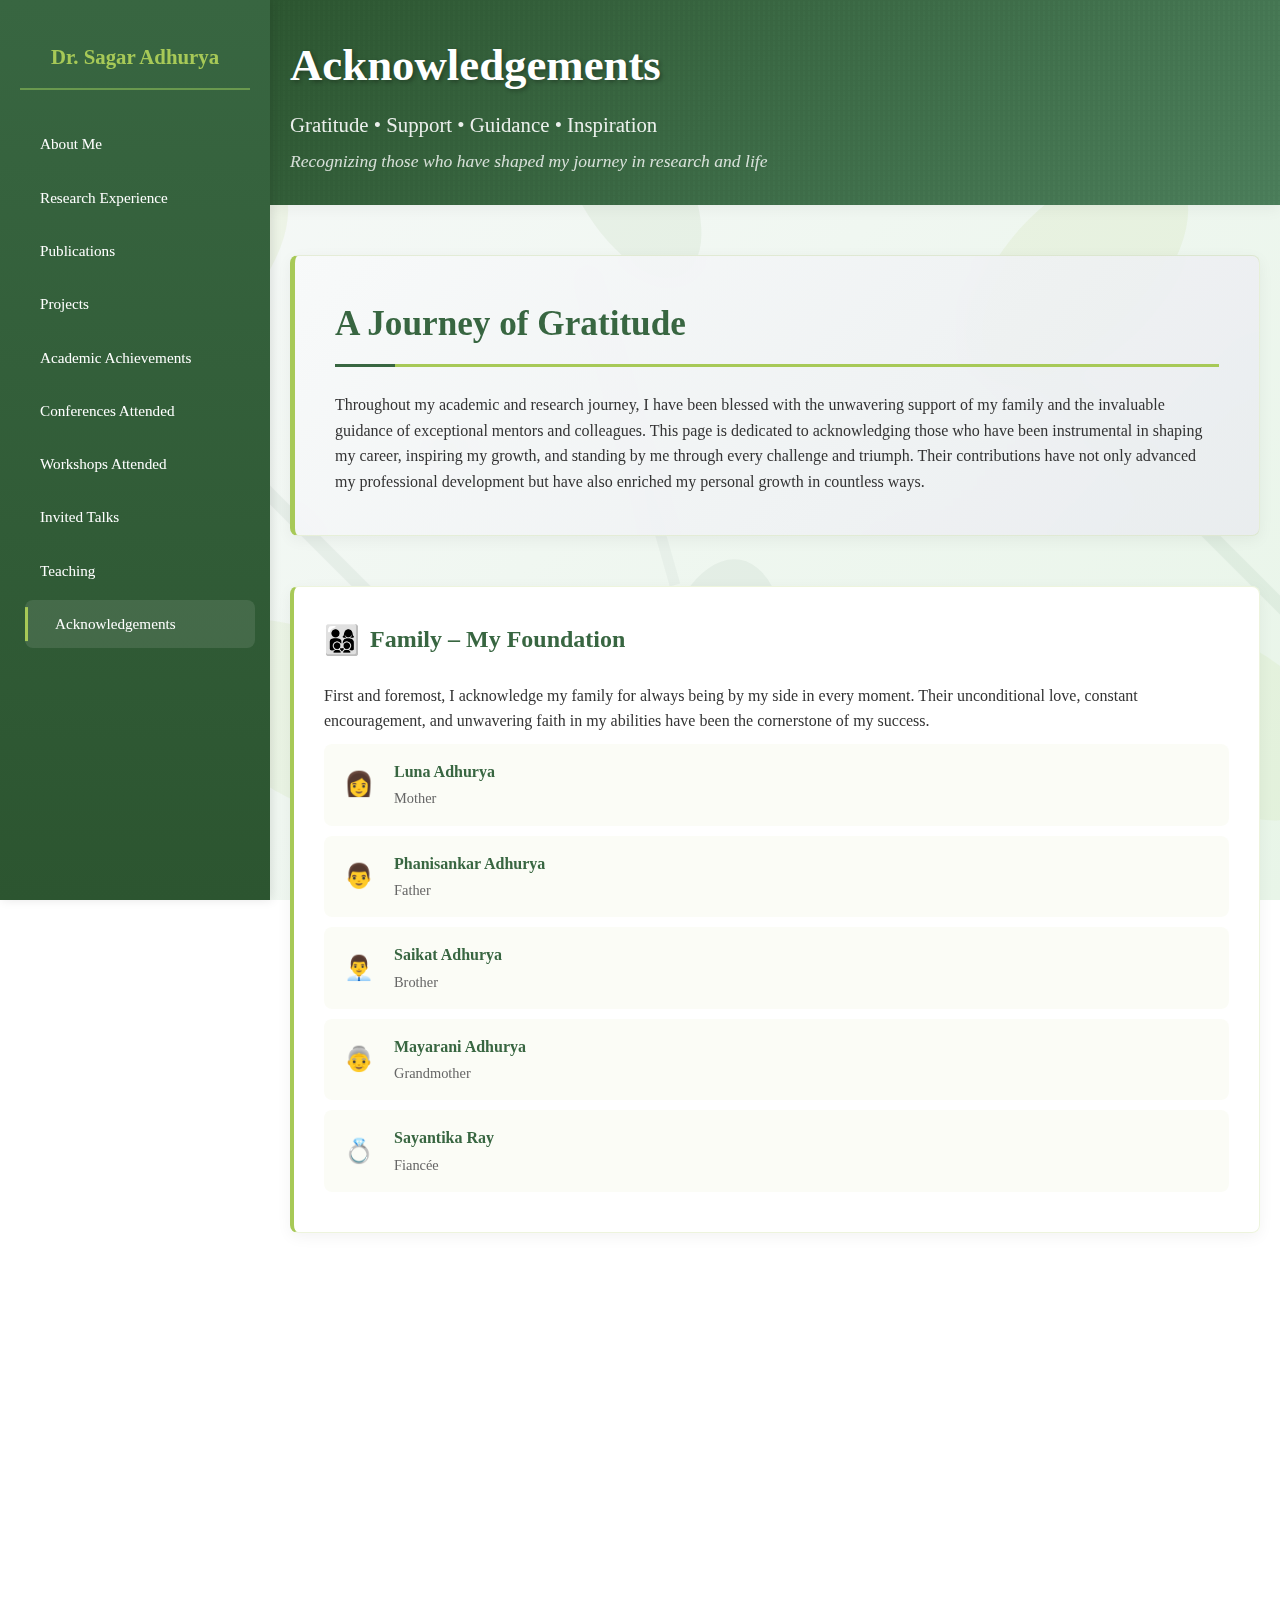
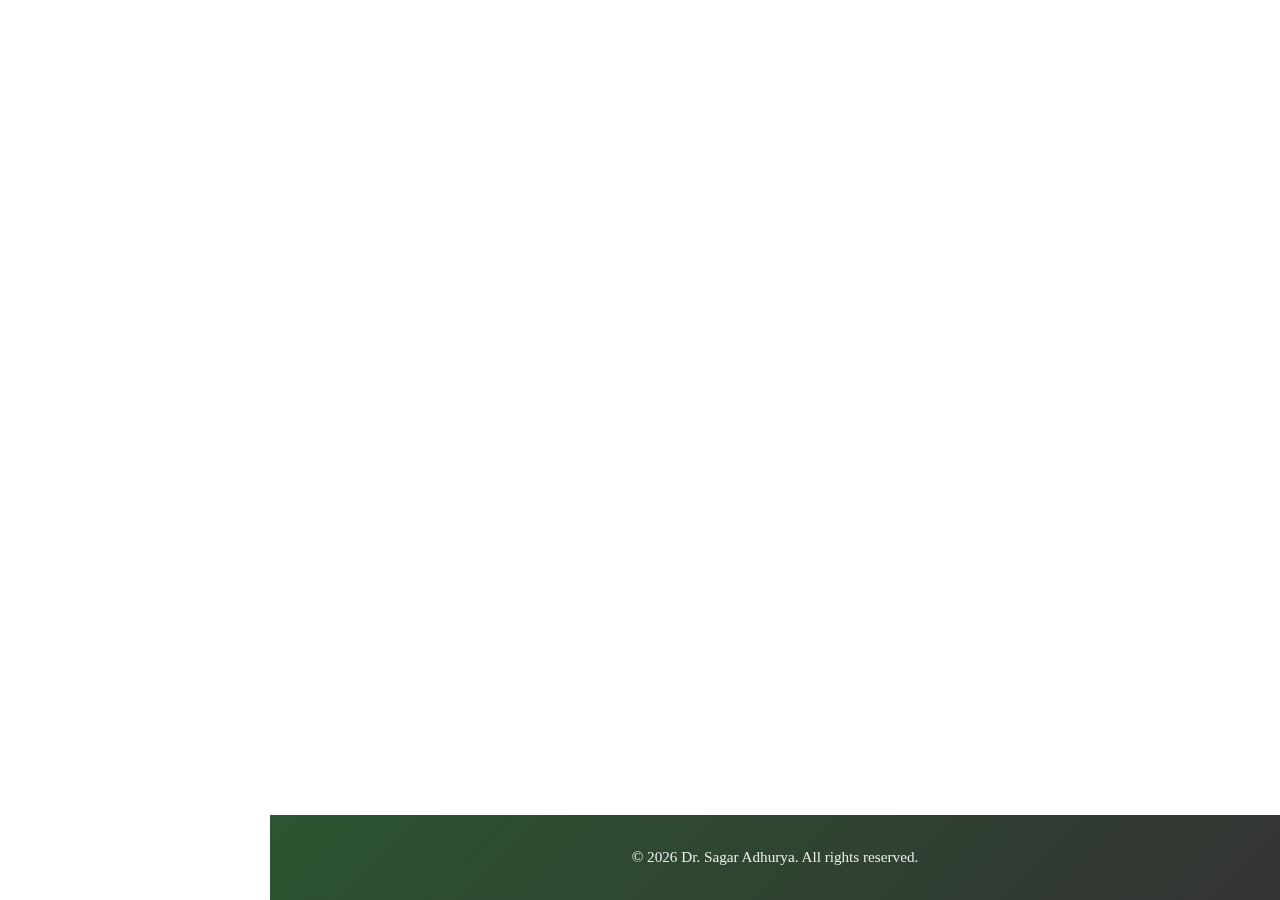
<file: acknowledgements.html>
<!DOCTYPE html>
<html lang="en">
<head>
  <meta charset="UTF-8">
  <meta name="viewport" content="width=device-width, initial-scale=1.0">
  <title>Acknowledgements - Dr. Sagar Adhurya</title>
    
  <!-- Favicon -->
    <link rel="icon" type="image/x-icon" href="assets/favicon.ico">

  <link rel="stylesheet" href="style.css">
  <link rel="stylesheet" href="style_acknowledgements.css">
</head>
<body>
  <div class="page-wrapper">
    <nav>
      <div class="nav-container">
        <div class="nav-brand">Dr. Sagar Adhurya</div>
        <a href="index.html">About Me</a>
        <a href="research.html">Research Experience</a>
        <a href="publications.html">Publications</a>
        <a href="projects.html">Projects</a>
        <a href="awards.html">Academic Achievements</a>
        <a href="conferences.html">Conferences Attended</a>
        <a href="workshops.html">Workshops Attended</a>
        <a href="talks.html">Invited Talks</a>
        <a href="teaching.html">Teaching</a>
        <a href="acknowledgements.html" class="active">Acknowledgements</a>
      </div>
    </nav>

    <button class="mobile-nav-toggle" aria-label="Open navigation">
      <svg class="icon-hamburger" viewBox="0 0 24 24" fill="currentColor" aria-hidden="true">
        <path d="M3 18h18v-2H3v2zm0-5h18v-2H3v2zm0-7v2h18V6H3z"/>
      </svg>
      <svg class="icon-close" viewBox="0 0 24 24" fill="currentColor" aria-hidden="true">
        <path d="M19 6.41L17.59 5 12 10.59 6.41 5 5 6.41 10.59 12 5 17.59 6.41 19 12 13.41 17.59 19 19 17.59 13.41 12 19 6.41z"/>
      </svg>
    </button>

    <div class="main-content">
      <header>
        <div class="container">
          <div class="header-content">
            <div class="header-info">
              <h1>Acknowledgements</h1>
              <h2>Gratitude • Support • Guidance • Inspiration</h2>
              <h3>Recognizing those who have shaped my journey in research and life</h3>
            </div>
          </div>
        </div>
      </header>

      <main>
        <div class="container">
          <section class="loading acknowledgements-overview">
            <h2 class="section-title">A Journey of Gratitude</h2>
            <p>Throughout my academic and research journey, I have been blessed with the unwavering support of my family and the invaluable guidance of exceptional mentors and colleagues. This page is dedicated to acknowledging those who have been instrumental in shaping my career, inspiring my growth, and standing by me through every challenge and triumph. Their contributions have not only advanced my professional development but have also enriched my personal growth in countless ways.</p>
          </section>

          <!-- Family Section -->
          <section class="acknowledgement-section family loading">
            <h3>Family – My Foundation</h3>
            <p>First and foremost, I acknowledge my family for always being by my side in every moment. Their unconditional love, constant encouragement, and unwavering faith in my abilities have been the cornerstone of my success.</p>
            
            <div class="family-member">
              <div class="family-role-icon">👩</div>
              <div class="family-info">
                <div class="family-name">Luna Adhurya</div>
                <div class="family-relation">Mother</div>
              </div>
            </div>
            
            <div class="family-member">
              <div class="family-role-icon">👨</div>
              <div class="family-info">
                <div class="family-name">Phanisankar Adhurya</div>
                <div class="family-relation">Father</div>
              </div>
            </div>
            
            <div class="family-member">
              <div class="family-role-icon">👨‍💼</div>
              <div class="family-info">
                <div class="family-name">Saikat Adhurya</div>
                <div class="family-relation">Brother</div>
              </div>
            </div>
            
            <div class="family-member">
              <div class="family-role-icon">👵</div>
              <div class="family-info">
                <div class="family-name">Mayarani Adhurya</div>
                <div class="family-relation">Grandmother</div>
              </div>
            </div>
            
            <div class="family-member">
              <div class="family-role-icon">💍</div>
              <div class="family-info">
                <div class="family-name">Sayantika Ray</div>
                <div class="family-relation">Fiancée</div>
              </div>
            </div>
          </section>

          <!-- Research Mentors Section -->
          <section class="acknowledgement-section mentors loading">
            <h3>Research Mentors – My Guiding Lights</h3>
            
            <div class="person">
              <div class="person-name">Dr. Utpal Singha Roy</div>
              <div class="person-role">My first research guru</div>
              <div class="person-description">
                My heartfelt gratitude to Dr. Utpal Singha Roy, my college teacher, who introduced me to the fascinating world of research and guided me throughout my career. His early mentorship laid the foundation for my research journey and instilled in me a deep passion for scientific inquiry.
              </div>
            </div>

            <div class="person">
              <div class="person-name">Prof. Santanu Ray</div>
              <div class="person-role">PhD Supervisor</div>
              <div class="person-description">
                I am deeply grateful to Prof. Santanu Ray, my PhD supervisor, whose constant encouragement inspired me to strive for excellence and whose guidance helped me navigate important decisions in life. His wisdom extended far beyond research, and he has always been available whenever I sought his counsel. His mentorship has profoundly shaped both my professional and personal growth, and I consider myself truly fortunate to have had such an extraordinary guide. He is the reason I entered the field of ecological modelling, and under his supervision, the foundations of my research career were built.
              </div>
            </div>

            <div class="person">
              <div class="person-name">Prof. Young-Seuk Park</div>
              <div class="person-role">Postdoc Mentor, Kyung Hee University, Republic of Korea</div>
              <div class="person-description">
                I owe special thanks to Prof. Young-Seuk Park, my Korean postdoctoral supervisor, who turned my dream of pursuing a foreign postdoc into reality. In my 14 months with him, I gained not only profound knowledge in ecological modelling and informatics but also the privilege of knowing a remarkable human being. In a country where I had no one, he became my guardian, caring for me far beyond academic guidance. He believed in holistic development — nurturing my physical and mental well-being, fostering a positive lab environment, encouraging my hobbies, and guiding my future. I will always remember the countless hours he devoted to preparing me for job interviews, and the day he drove for hours to bid me farewell as I returned to India. His words — that he would continue to guide me even from afar — remain true, for he still does, despite the distance.
              </div>
            </div>

            <div class="person">
              <div class="person-name">Prof. Anuradha Bhat</div>
              <div class="person-role">Postdoc Mentor, IISER Kolkata</div>
              <div class="person-description">
                I am deeply thankful to Prof. Anuradha Bhat for offering me a postdoctoral position in India at a time when I was desperately seeking an opportunity. Beyond her invaluable research guidance, she also gave me the time and encouragement to prepare for a crucial job interview. In my brief tenure at IISER, I consider myself fortunate to have met a mentor like her — someone who is not only an exceptional guide but also a wonderful human being.
              </div>
            </div>
          </section>

          <!-- Academic Supporters Section -->
          <section class="acknowledgement-section supporters loading">
            <h3>Academic Supporters</h3>
            
            <div class="person">
              <div class="person-name">Prof. Sabyasachi Bhattacharya</div>
              <div class="person-role">Agricultural and Ecological Research Unit, Indian Statistical Institute Kolkata</div>
              <div class="person-description">
                I am thankful to Prof. Sabyasachi Bhattacharya for his generous support during my academic journey by providing recommendation letters, offering guidance whenever needed, and extending lab facilities whenever required. He also offered me a postdoctoral position in his lab, and during the preparation of the proposal I learned immensely from his experience and advice.
              </div>
            </div>

            <div class="person">
              <div class="person-name">Prof. Punyasloke Bhadury</div>
              <div class="person-role">Department of Biological Science, IISER Kolkata</div>
              <div class="person-description">
                I am grateful to Prof. Punyasloke Bhadury for his generous support during my academic journey by providing recommendation letters, offering guidance whenever needed, and extending lab facilities whenever required. His continuous encouragement and support have been invaluable throughout my career.
              </div>
            </div>

            <div class="person">
              <div class="person-name">Prof. Malay Banerjee</div>
              <div class="person-role">Department of Mathematics, IIT Kanpur</div>
              <div class="person-description">
                I am thankful to Prof. Malay Banerjee for his support during my academic journey by providing recommendation letters, offering guidance whenever needed, and extending lab facilities whenever required. Despite having only one collaboration with him in Mathematical Biology, he has always extended his support and guidance whenever I needed it, which has been invaluable in my career.
              </div>
            </div>
          </section>

          <!-- Lab-mates and Seniors Section -->
          <section class="acknowledgement-section labmates loading">
            <h3>Lab-mates and Seniors</h3>
            
            <div class="person multi-person">
              <div class="person-name">Dr. Joyita Mukherjee • Dr. Fahad Al Basir • Dr. Arnab Banerjee • Dr. Nabyendu Rakshit • Dr. Suvendu Das • Dr. Swagata Sinha • Dr. Dae-Seong Lee • Dr. Da-Yeong Lee</div>
              <div class="person-role">Lab-mates and Seniors</div>
              <div class="person-description">
                I extend my heartfelt thanks to Dr. Joyita Mukherjee, Dr. Fahad Al Basir, Dr. Arnab Banerjee, Dr. Nabyendu Rakshit, Dr. Suvendu Das, Dr. Swagata Sinha, Dr. Dae-Seong Lee, and Dr. Da-Yeong Lee — my lab-mates and seniors who have been my partners-in-crime, companions in learning, and constant sources of inspiration. My journey would remain incomplete without their support and camaraderie.
              </div>
            </div>
          </section>

          <!-- Closing Note -->
          <div class="closing-note loading">
            <p>
              "The journey of research and academic excellence is never a solitary endeavor. It is built upon the foundation of love, guidance, and collaboration from those who believe in your potential and support your dreams. To all mentioned above and many others who have touched my life in meaningful ways — thank you for being part of my story."
            </p>
          </div>
        </div>
      </main>

      <footer>
        <div class="container">
          <p>&copy; <span id="current-year">2025</span> Dr. Sagar Adhurya. All rights reserved.</p>
        </div>
      </footer>
    </div>
  </div>

  <button id="backToTopBtn" title="Go to top" aria-label="Back to top">↑</button>
  <script src="script.js"></script>
</body>
</html>
</file>
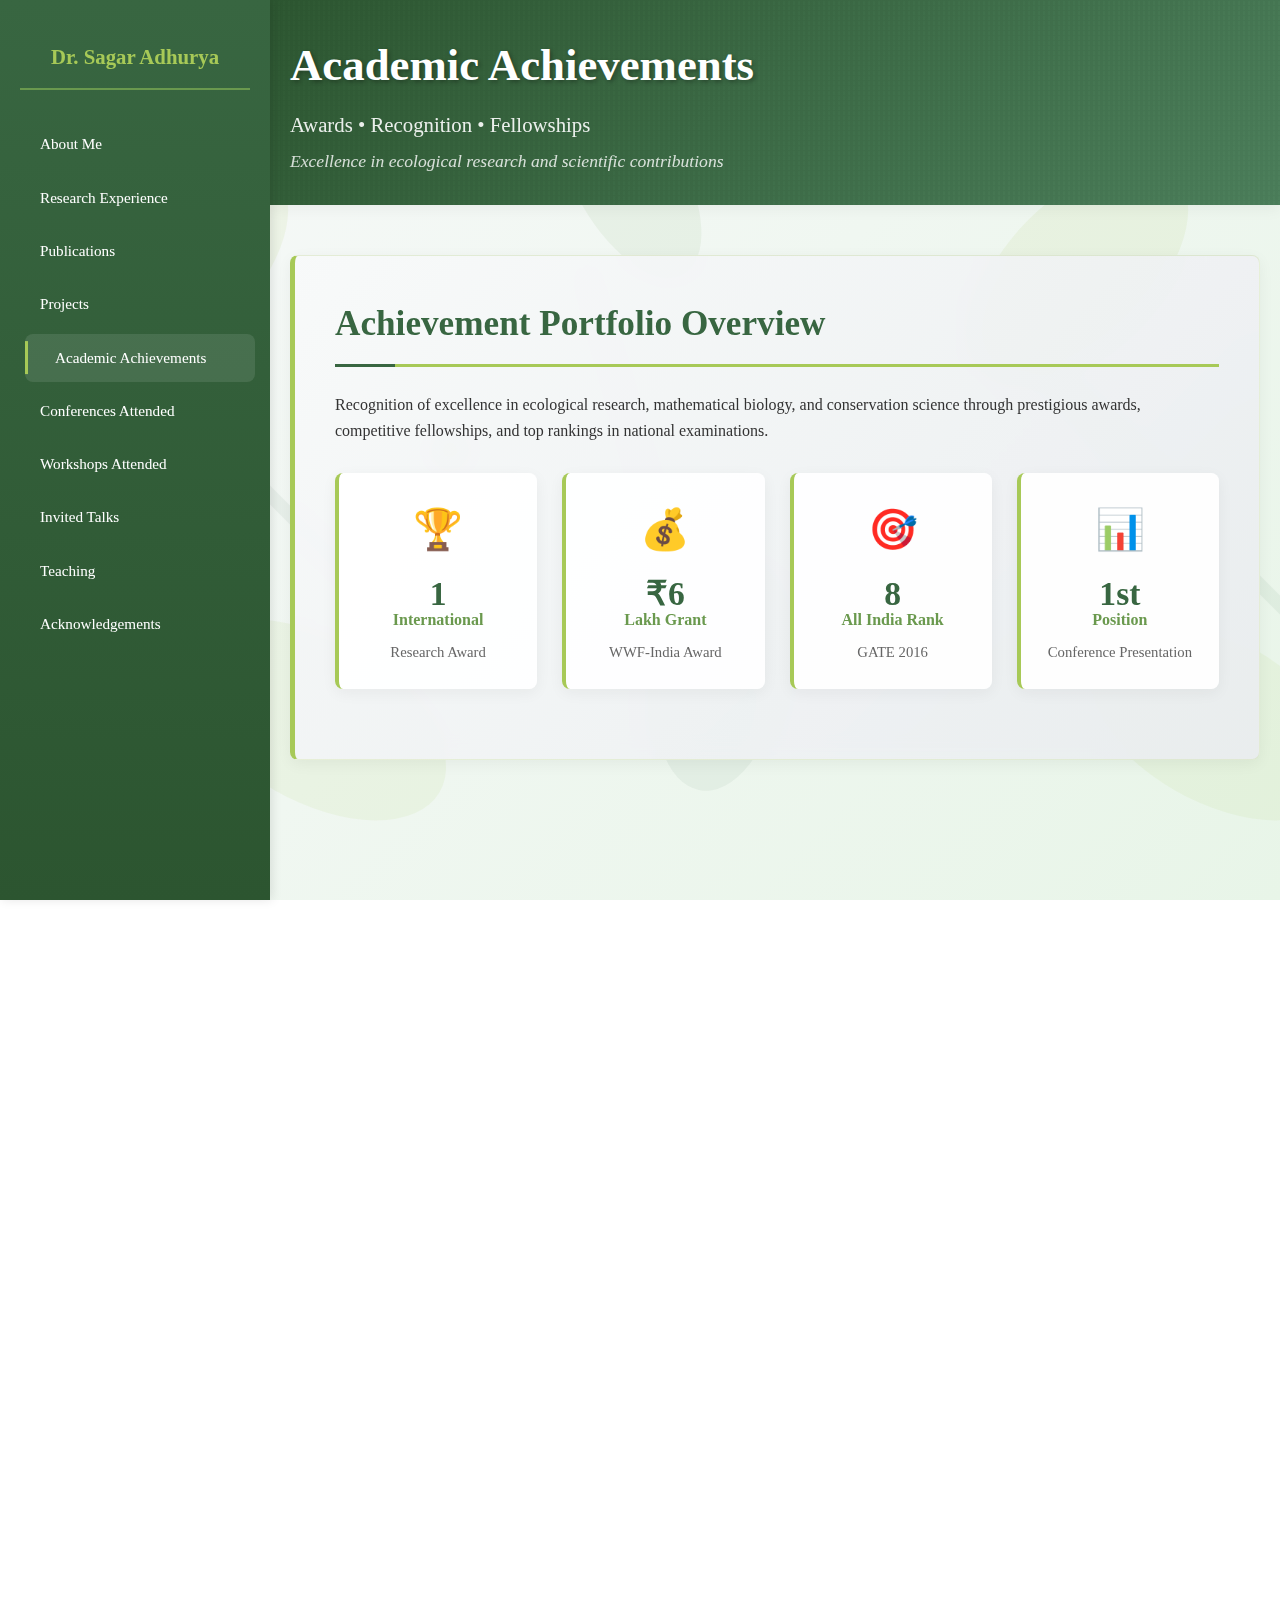
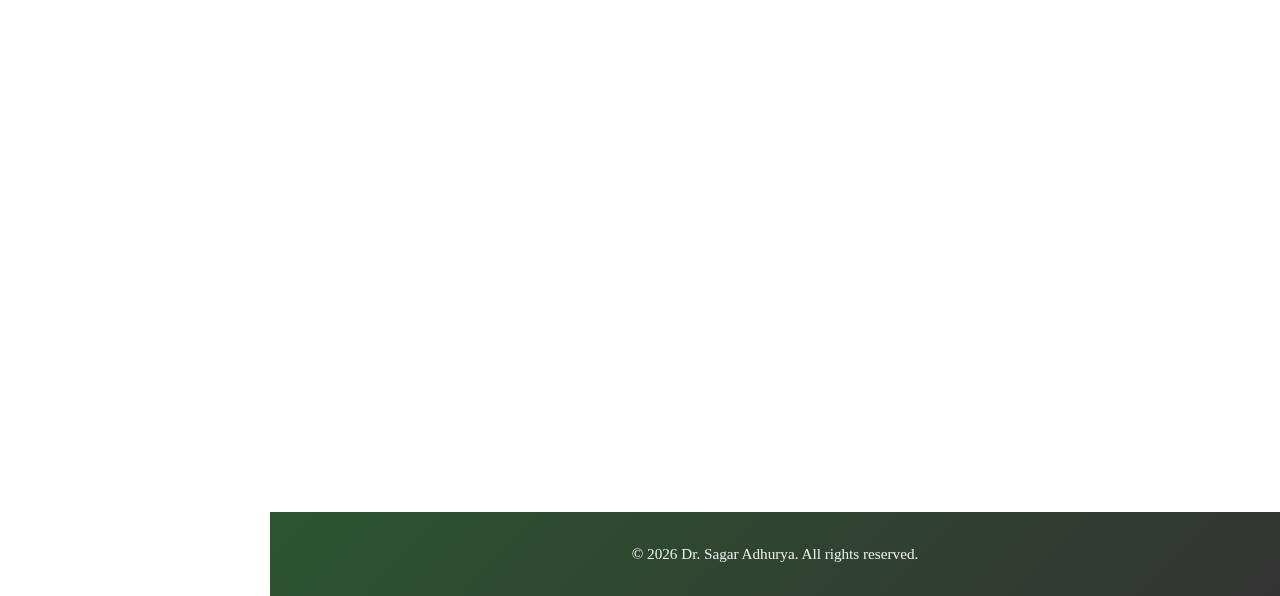
<file: awards.html>
<!DOCTYPE html>
<html lang="en">
<head>
  <meta charset="UTF-8">
  <meta name="viewport" content="width=device-width, initial-scale=1.0">
  <title>Academic Achievements - Dr. Sagar Adhurya</title>
  <link rel="stylesheet" href="style.css">
  <link rel="stylesheet" href="style_award.css">
      <!-- Favicon -->
    <link rel="icon" type="image/x-icon" href="assets/favicon.ico">
  
</head>
<body>
  <div class="page-wrapper">
    <nav>
      <div class="nav-container">
        <div class="nav-brand">Dr. Sagar Adhurya</div>
        <a href="index.html">About Me</a>
        <a href="research.html">Research Experience</a>
        <a href="publications.html">Publications</a>
        <a href="projects.html">Projects</a>
        <a href="awards.html" class="active">Academic Achievements</a>
        <a href="conferences.html">Conferences Attended</a>
        <a href="workshops.html">Workshops Attended</a>
        <a href="talks.html">Invited Talks</a>
        <a href="teaching.html">Teaching</a>
        <a href="acknowledgements.html">Acknowledgements</a>
      </div>
    </nav>

    <button class="mobile-nav-toggle" aria-label="Open navigation">
      <svg class="icon-hamburger" viewBox="0 0 24 24" fill="currentColor" aria-hidden="true">
        <path d="M3 18h18v-2H3v2zm0-5h18v-2H3v2zm0-7v2h18V6H3z"/>
      </svg>
      <svg class="icon-close" viewBox="0 0 24 24" fill="currentColor" aria-hidden="true">
        <path d="M19 6.41L17.59 5 12 10.59 6.41 5 5 6.41 10.59 12 5 17.59 6.41 19 12 13.41 17.59 19 19 17.59 13.41 12 19 6.41z"/>
      </svg>
    </button>

    <div class="main-content">
      <header>
        <div class="container">
          <div class="header-content">
            <div class="header-info">
              <h1>Academic Achievements</h1>
              <h2>Awards • Recognition • Fellowships</h2>
              <h3>Excellence in ecological research and scientific contributions</h3>
            </div>
          </div>
        </div>
      </header>

      <main>
        <div class="container">
          <!-- Overview -->
          <section id="achievements-overview" class="loading achievements-overview">
            <h2 class="section-title">Achievement Portfolio Overview</h2>
            <p>Recognition of excellence in ecological research, mathematical biology, and conservation science through prestigious awards, competitive fellowships, and top rankings in national examinations.</p>

            <div class="stats-grid">
              <div class="stat-card">
                <div class="stat-icon">🏆</div>
                <div class="stat-number">1</div>
                <div class="stat-unit">International</div>
                <div class="stat-label">Research Award</div>
              </div>
              <div class="stat-card">
                <div class="stat-icon">💰</div>
                <div class="stat-number">₹6</div>
                <div class="stat-unit">Lakh Grant</div>
                <div class="stat-label">WWF-India Award</div>
              </div>
              <div class="stat-card">
                <div class="stat-icon">🎯</div>
                <div class="stat-number">8</div>
                <div class="stat-unit">All India Rank</div>
                <div class="stat-label">GATE 2016</div>
              </div>
              <div class="stat-card">
                <div class="stat-icon">📊</div>
                <div class="stat-number">1st</div>
                <div class="stat-unit">Position</div>
                <div class="stat-label">Conference Presentation</div>
              </div>
            </div>
          </section>

          <!-- Major Awards & Recognition -->
          <section id="major-awards" class="loading">
            <h2 class="section-title">Major Awards & Recognition</h2>

            <div class="achievements-grid">
              <div class="achievement-card featured">
                <div class="achievement-badge">Flagship Award</div>
                
                <div class="achievement-header">
                  <div class="achievement-icon">🏆</div>
                  <div class="achievement-meta">
                    <h3>Best Young Researcher Award</h3>
                    <div class="achievement-org">International Society for Ecological Modelling</div>
                    <div class="achievement-date">May 2, 2023 • Toronto, Canada</div>
                    <div class="achievement-type">International Recognition</div>
                  </div>
                </div>

                <div class="achievement-description">
                  <p>2nd Prize in the 6th Biennial Best Young Researcher Award for groundbreaking research on simulating the effects of aquatic avifauna on phosphorus dynamics of aquatic systems, presented at the International Society for Ecological Modelling Global Conference 2023 held at University of Toronto, Scarborough, Canada.</p>
                </div>

                <div class="achievement-details">
                  <h5>Award Details</h5>
                  <p><strong>Paper:</strong> <a href="https://doi.org/10.1016/j.ecolmodel.2021.109495" target="_blank" rel="noopener">"Simulating the effects of aquatic avifauna on the Phosphorus dynamics of aquatic systems"</a></p>
                  <p><strong>Journal:</strong> Ecological Modelling</p>
                  <p><strong>Conference:</strong> International Society for Ecological Modelling Global Conference 2023, University of Toronto, Scarborough, Canada</p>
                  <p><strong>Recognition:</strong> Outstanding contribution to ecological modelling research by a young scientist</p>
                </div>

                <div class="achievement-rank">2nd Prize Winner</div>
              </div>

              <div class="achievement-card featured">
                <div class="achievement-badge">Major Grant</div>
                
                <div class="achievement-header">
                  <div class="achievement-icon">🐺</div>
                  <div class="achievement-meta">
                    <h3>Conservation Catalyst Programme Grant</h3>
                    <div class="achievement-org">WWF - India</div>
                    <div class="achievement-date">2024-2025</div>
                    <div class="achievement-type">Research Grant</div>
                  </div>
                </div>

                <div class="achievement-description">
                  <p>Recipient of ₹6 Lakh Conservation Catalyst Programme Grant for Indian Grey Wolf Conservation Project, recognizing innovative approaches to wildlife conservation and human-wildlife conflict mitigation.</p>
                </div>

                <div class="achievement-details">
                  <h5>Grant Significance</h5>
                  <p><strong>Amount:</strong> ₹6,00,000 (Six Lakh INR)</p>
                  <p><strong>Duration:</strong> May 2024 - October 2025</p>
                  <p><strong>Focus:</strong> Population estimation, prey-base assessment, corridor mapping, and conflict mitigation</p>
                  <p><strong>Impact:</strong> First comprehensive wolf conservation project in the region</p>
                </div>

                <div class="achievement-rank">₹6 Lakh Grant</div>
              </div>
            </div>
          </section>

          <!-- Academic Excellence & Fellowships -->
          <section id="academic-excellence" class="loading">
            <h2 class="section-title">Academic Excellence & Fellowships</h2>

            <div class="achievements-grid">
              <div class="achievement-card">
                <div class="achievement-header">
                  <div class="achievement-icon">🎓</div>
                  <div class="achievement-meta">
                    <h3>GATE Ecology & Evolution</h3>
                    <div class="achievement-org">All India Examination</div>
                    <div class="achievement-date">2016</div>
                    <div class="achievement-type">National Examination</div>
                  </div>
                </div>
                
                <div class="achievement-description">
                  <p>Exceptional performance in Graduate Aptitude Test in Engineering (GATE) for Ecology & Evolution.</p>
                </div>
                
                <div class="achievement-details">
                  <h5>Performance Metrics</h5>
                  <p><strong>GATE Score:</strong> 859</p>
                  <p><strong>Marks Percentage:</strong> 80.33%</p>
                  <p><strong>Qualification:</strong> Ecology & Evolution (EY)</p>
                </div>
                
                <div class="achievement-rank">All India Rank 8</div>
              </div>

              <div class="achievement-card">
                <div class="achievement-header">
                  <div class="achievement-icon">🔬</div>
                  <div class="achievement-meta">
                    <h3>UGC NET-JRF Fellowship</h3>
                    <div class="achievement-org">CSIR-UGC Joint Examination</div>
                    <div class="achievement-date">June 21, 2015</div>
                    <div class="achievement-type">Research Fellowship</div>
                  </div>
                </div>
                
                <div class="achievement-description">
                  <p>Qualified for Junior Research Fellowship through the prestigious CSIR-UGC National Eligibility Test (NET), securing position among top researchers in life sciences.</p>
                </div>
                
                <div class="achievement-details">
                  <h5>Fellowship Details</h5>
                  <p><strong>Fellowship Number:</strong> Sl no. 2061530673</p>
                  <p><strong>Examination:</strong> CSIR-UGC NET</p>
                  <p><strong>Category:</strong> Junior Research Fellowship (JRF)</p>
                </div>
                
                <div class="achievement-rank">All India Rank 63</div>
              </div>

              <div class="achievement-card">
                <div class="achievement-header">
                  <div class="achievement-icon">🏛️</div>
                  <div class="achievement-meta">
                    <h3>West Bengal Education Service</h3>
                    <div class="achievement-org">Government of West Bengal</div>
                    <div class="achievement-date">2019</div>
                    <div class="achievement-type">Government Service</div>
                  </div>
                </div>
                
                <div class="achievement-description">
                  <p>Successfully recommended for permanent appointment as Assistant Professor in Zoology in General Degree Colleges under West Bengal Education Service through competitive state-level examination.</p>
                </div>
                
                <div class="achievement-details">
                  <h5>Appointment Details</h5>
                  <p><strong>Position:</strong> Assistant Professor in Zoology</p>
                  <p><strong>Service:</strong> West Bengal Education Service (WBES)</p>
                  <p><strong>Advertisement:</strong> No. 29[1(xxviii)]/2019</p>
                  <p><strong>Department:</strong> Higher Education, Government of West Bengal</p>
                </div>
                
                <div class="achievement-rank">Recommended</div>
              </div>
            </div>
          </section>

          <!-- Conference Awards & Travel Grants -->
          <section id="conference-awards" class="loading">
            <h2 class="section-title">Conference Awards & Travel Grants</h2>

            <div class="timeline-achievements">
              <div class="timeline-grid">
                <div class="timeline-card">
                  <div class="timeline-year">2019</div>
                  <h4>CSIR Travel Grant</h4>
                  <div class="timeline-organization">Council of Scientific & Industrial Research</div>
                  <div class="timeline-description">
                    <strong>Grant No:</strong> TG/10910/19-HRD<br>
                    <strong>Purpose:</strong> Present research at International Society for Ecological Modelling Global Conference 2019, Salzburg, Austria<br>
                    <strong>Recognition:</strong> National-level research excellence in ecological modelling
                  </div>
                </div>

                <div class="timeline-card">
                  <div class="timeline-year">2018</div>
                  <h4>First Rank in Oral Presentation</h4>
                  <div class="timeline-organization">National Institute of Technology, Patna</div>
                  <div class="timeline-description">
                    <strong>Conference:</strong> National Conference in Mathematical Biology 2018<br>
                    <strong>Category:</strong> Research Fellows Oral Presentation<br>
                    <strong>Date:</strong> July 7-8, 2018<br>
                    <strong>Achievement:</strong> Secured first position among all research fellows
                  </div>
                </div>
              </div>
            </div>
          </section>
        </div>
      </main>

      <footer>
        <div class="container">
          <p>&copy; <span id="current-year">2025</span> Dr. Sagar Adhurya. All rights reserved.</p>
        </div>
      </footer>
    </div>
  </div>

  <button id="backToTopBtn" title="Go to top" aria-label="Back to top">↑</button>
  <script src="script.js"></script>
</body>
</html>
</file>
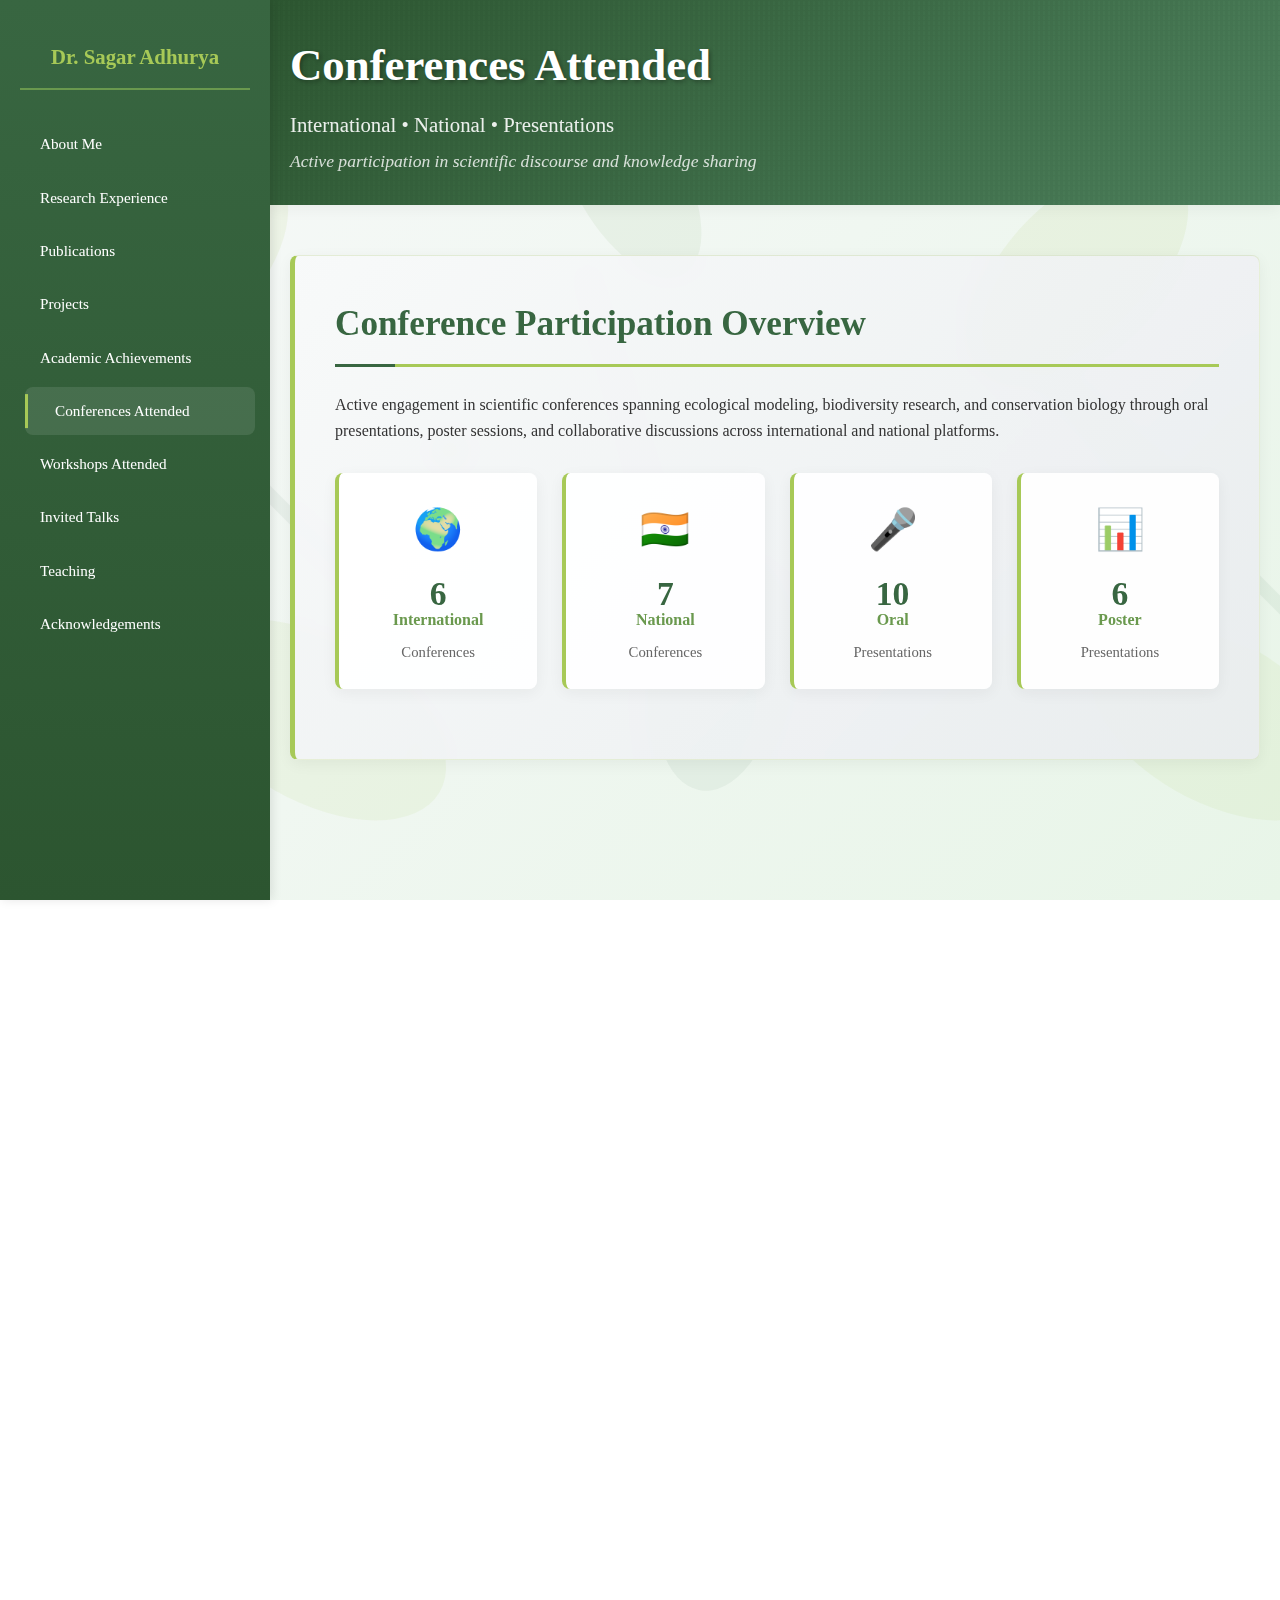
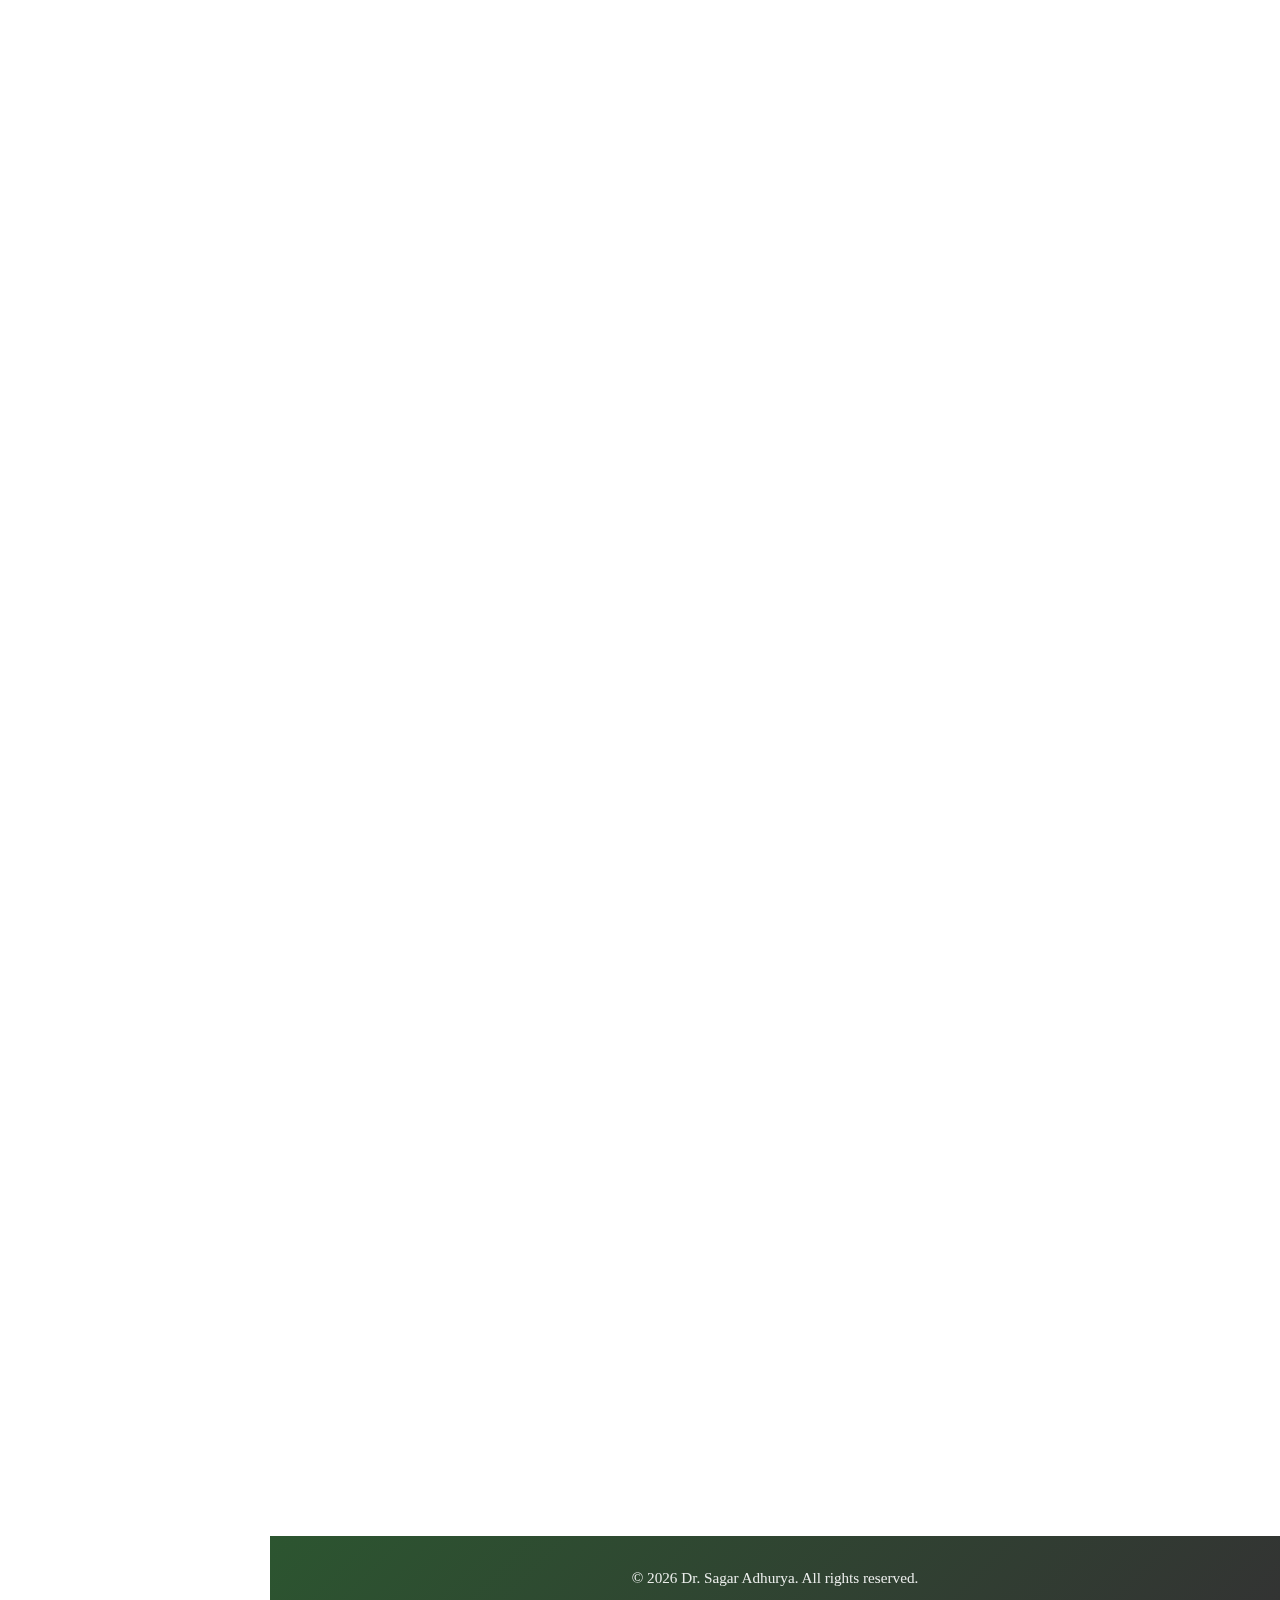
<file: conferences.html>
<!DOCTYPE html>
<html lang="en">

<head>
    <meta charset="UTF-8">
    <meta name="viewport" content="width=device-width, initial-scale=1.0">
    <title>Conferences Attended - Dr. Sagar Adhurya</title>
    <link rel="stylesheet" href="style.css">
    <link rel="stylesheet" href="style_conferences.css">
        <!-- Favicon -->
    <link rel="icon" type="image/x-icon" href="assets/favicon.ico">
</head>

<body>
    <div class="page-wrapper">
        <nav>
            <div class="nav-container">
                <div class="nav-brand">Dr. Sagar Adhurya</div>
                <a href="index.html">About Me</a>
                <a href="research.html">Research Experience</a>
                <a href="publications.html">Publications</a>
                <a href="projects.html">Projects</a>
                <a href="awards.html">Academic Achievements</a>
                <a href="conferences.html" class="active">Conferences Attended</a>
                <a href="workshops.html">Workshops Attended</a>
                <a href="talks.html">Invited Talks</a>
                <a href="teaching.html">Teaching</a>
                <a href="acknowledgements.html">Acknowledgements</a>
            </div>
        </nav>

        <button class="mobile-nav-toggle" aria-label="Open navigation">
      <svg class="icon-hamburger" viewBox="0 0 24 24" fill="currentColor" aria-hidden="true">
        <path d="M3 18h18v-2H3v2zm0-5h18v-2H3v2zm0-7v2h18V6H3z"/>
      </svg>
      <svg class="icon-close" viewBox="0 0 24 24" fill="currentColor" aria-hidden="true">
        <path d="M19 6.41L17.59 5 12 10.59 6.41 5 5 6.41 10.59 12 5 17.59 6.41 19 12 13.41 17.59 19 19 17.59 13.41 12 19 6.41z"/>
      </svg>
    </button>

        <div class="main-content">
            <header>
                <div class="container">
                    <div class="header-content">
                        <div class="header-info">
                            <h1>Conferences Attended</h1>
                            <h2>International • National • Presentations</h2>
                            <h3>Active participation in scientific discourse and knowledge sharing</h3>
                        </div>
                    </div>
                </div>
            </header>

            <main>
                <div class="container">
                    <!-- Overview -->
                    <section id="conferences-overview" class="loading conferences-overview">
                        <h2 class="section-title">Conference Participation Overview</h2>
                        <p>Active engagement in scientific conferences spanning ecological modeling, biodiversity research, and conservation biology through oral presentations, poster sessions, and collaborative discussions across international and national
                            platforms.
                        </p>

                        <div class="stats-grid">
                            <div class="stat-card">
                                <div class="stat-icon">🌍</div>
                                <div class="stat-number">6</div>
                                <div class="stat-unit">International</div>
                                <div class="stat-label">Conferences</div>
                            </div>
                            <div class="stat-card">
                                <div class="stat-icon">🇮🇳</div>
                                <div class="stat-number">7</div>
                                <div class="stat-unit">National</div>
                                <div class="stat-label">Conferences</div>
                            </div>
                            <div class="stat-card">
                                <div class="stat-icon">🎤</div>
                                <div class="stat-number">10</div>
                                <div class="stat-unit">Oral</div>
                                <div class="stat-label">Presentations</div>
                            </div>
                            <div class="stat-card">
                                <div class="stat-icon">📊</div>
                                <div class="stat-number">6</div>
                                <div class="stat-unit">Poster</div>
                                <div class="stat-label">Presentations</div>
                            </div>
                        </div>
                    </section>

                    <!-- International Conferences -->
                    <section id="international-conferences" class="loading">
                        <h2 class="section-title">International Conferences</h2>

                        <div class="conferences-grid">
                            <div class="conference-card international">
                                <div class="conference-header">
                                    <div class="conference-icon">🇨🇦</div>
                                    <div class="conference-meta">
                                        <h3>Predicting species interactions with machine learning</h3>
                                        <div class="conference-event">ISEM Global Conference 2023</div>
                                        <div class="conference-location">University of Toronto, Scarborough, Canada</div>
                                        <div class="conference-date">May 2-6, 2023</div>
                                        <div class="conference-type">International</div>
                                    </div>
                                </div>

                                <div class="conference-organizer">
                                    <h5>Organized by</h5>
                                    <p>International Society for Ecological Modelling</p>
                                </div>

                                <div class="presentation-type">Oral Presentation</div>
                            </div>

                            <div class="conference-card international">
                                <div class="conference-header">
                                    <div class="conference-icon">🇰🇷</div>
                                    <div class="conference-meta">
                                        <h3>Metaweb concept and its application in understanding ecological interactions</h3>
                                        <div class="conference-event">10th EAFES International Congress</div>
                                        <div class="conference-location">Ramada Plaza, Jeju, South Korea</div>
                                        <div class="conference-date">July 17-20, 2023</div>
                                        <div class="conference-type">International</div>
                                    </div>
                                </div>

                                <div class="conference-organizer">
                                    <h5>Organized by</h5>
                                    <p>Ecological Society of Korea</p>
                                </div>

                                <div class="presentation-type">Oral Presentation</div>
                            </div>

                            <div class="conference-card international">
                                <div class="conference-header">
                                    <div class="conference-icon">🇦🇹</div>
                                    <div class="conference-meta">
                                        <h3>Simulating the effects of aquatic avifauna on wetland phosphorous dynamics</h3>
                                        <div class="conference-event">ISEM Global Conference 2019</div>
                                        <div class="conference-location">Salzburg Congress, Austria</div>
                                        <div class="conference-date">October 1-5, 2019</div>
                                        <div class="conference-type">International</div>
                                    </div>
                                </div>

                                <div class="conference-organizer">
                                    <h5>Organized by</h5>
                                    <p>International Society for Ecological Modelling and Elsevier</p>
                                </div>

                                <div class="presentation-type">Oral Presentation</div>
                            </div>

                            <div class="conference-card international">
                                <div class="conference-header">
                                    <div class="conference-icon">🇮🇳</div>
                                    <div class="conference-meta">
                                        <h3>Simulating guanotrophy by aquatic avifauna on phosphorous dynamics</h3>
                                        <div class="conference-event">7th India Biodiversity Meet 2019</div>
                                        <div class="conference-location">Indian Statistical Institute, Kolkata</div>
                                        <div class="conference-date">November 19-21, 2019</div>
                                        <div class="conference-type">International</div>
                                    </div>
                                </div>

                                <div class="conference-organizer">
                                    <h5>Organized by</h5>
                                    <p>Agricultural and Ecological Research Unit, Indian Statistical Institute, Kolkata</p>
                                </div>

                                <div class="presentation-type">Oral Presentation</div>
                            </div>

                            <div class="conference-card international">
                                <div class="conference-header">
                                    <div class="conference-icon">🇮🇳</div>
                                    <div class="conference-meta">
                                        <h3>Guanotrophication by waterbirds in freshwater lakes</h3>
                                        <div class="conference-event">5th India Biodiversity Meet 2018</div>
                                        <div class="conference-location">Indian Statistical Institute, Kolkata</div>
                                        <div class="conference-date">March 15-17, 2018</div>
                                        <div class="conference-type">International</div>
                                    </div>
                                </div>

                                <div class="conference-organizer">
                                    <h5>Organized by</h5>
                                    <p>Agricultural and Ecological Research Unit, Indian Statistical Institute, Kolkata</p>
                                </div>

                                <div class="presentation-type">Oral Presentation</div>
                            </div>

                            <div class="conference-card international">
                                <div class="conference-header">
                                    <div class="conference-icon">🌍</div>
                                    <div class="conference-meta">
                                        <h3>An avian checklist of Durgapur subdivision, West Bengal</h3>
                                        <div class="conference-event">Mother Earth: Environmental Crisis & Sustainable Strategies</div>
                                        <div class="conference-location">University of Burdwan</div>
                                        <div class="conference-date">January 11-13, 2018</div>
                                        <div class="conference-type">International</div>
                                    </div>
                                </div>

                                <div class="conference-organizer">
                                    <h5>Organized by</h5>
                                    <p>Department of Environmental Science, University of Burdwan</p>
                                </div>

                                <div class="presentation-type">Oral Presentation</div>
                            </div>
                        </div>
                    </section>

                    <!-- National Conferences -->
                    <section id="national-conferences" class="loading">
                        <h2 class="section-title">National Conferences</h2>

                        <div class="conferences-grid">
                            <div class="conference-card">
                                <div class="conference-header">
                                    <div class="conference-icon">🐟</div>
                                    <div class="conference-meta">
                                        <h3>Characterising fish communities of Eastern Himalayan streams</h3>
                                        <div class="conference-event">Indian Wildlife and Ecology Conference</div>
                                        <div class="conference-location">NCBS, Bengaluru</div>
                                        <div class="conference-date">June 14-16, 2024</div>
                                        <div class="conference-type">National</div>
                                    </div>
                                </div>

                                <div class="conference-organizer">
                                    <h5>Organized by</h5>
                                    <p>IWEC team</p>
                                </div>

                                <div class="presentation-type">Oral Presentation</div>
                            </div>

                            <div class="conference-card">
                                <div class="conference-header">
                                    <div class="conference-icon">🧠</div>
                                    <div class="conference-meta">
                                        <h3>A novel method for predicting ecological interactions with unsupervised ML</h3>
                                        <div class="conference-event">Inter-IISER Ecology Meet</div>
                                        <div class="conference-location">IISER Tirupati</div>
                                        <div class="conference-date">January 26-28, 2024</div>
                                        <div class="conference-type">National</div>
                                    </div>
                                </div>

                                <div class="conference-organizer">
                                    <h5>Organized by</h5>
                                    <p>IISER Tirupati</p>
                                </div>

                                <div class="presentation-type">Oral Presentation</div>
                            </div>

                            <div class="conference-card award-winner">
                                <div class="award-badge">First Prize</div>

                                <div class="conference-header">
                                    <div class="conference-icon">🏆</div>
                                    <div class="conference-meta">
                                        <h3>Modelling vector-borne viral plant disease dynamics</h3>
                                        <div class="conference-event">National Conference on Mathematical Biology 2018</div>
                                        <div class="conference-location">National Institute of Technology, Patna</div>
                                        <div class="conference-date">July 7-8, 2018</div>
                                        <div class="conference-type">National</div>
                                    </div>
                                </div>

                                <div class="conference-organizer">
                                    <h5>Organized by</h5>
                                    <p>National Institute of Technology, Patna</p>
                                </div>

                                <div class="presentation-type">Oral Presentation</div>
                            </div>

                            <div class="conference-card">
                                <div class="conference-header">
                                    <div class="conference-icon">🦅</div>
                                    <div class="conference-meta">
                                        <h3>Nesting, parental care and chick development of Turdoides striata</h3>
                                        <div class="conference-event">Behavioural Ecology: Responses to Climate Change</div>
                                        <div class="conference-location">Hotel Ilark, Bhuj, Kachchh, Gujarat</div>
                                        <div class="conference-date">November 24-25, 2017</div>
                                        <div class="conference-type">National</div>
                                    </div>
                                </div>

                                <div class="conference-organizer">
                                    <h5>Organized by</h5>
                                    <p>Gujarat Institute of Desert Ecology & Ethological Society of India</p>
                                </div>

                                <div class="presentation-type">Oral Presentation</div>
                            </div>
                        </div>
                    </section>

                    <!-- Poster Presentations -->
                    <section id="poster-presentations" class="loading">
                        <h2 class="section-title">Poster Presentations</h2>

                        <div class="timeline-conferences">
                            <div class="timeline-grid">
                                <div class="timeline-card">
                                    <div class="timeline-year">2022</div>
                                    <h4>Functional diversity of macroinvertebrates in South Korean streams</h4>
                                    <div class="timeline-event">Korean Society of Environmental Genetics Jeju Fall Conference</div>
                                    <div class="timeline-details">
                                        <strong>Location:</strong> Jeju Island, South Korea<br>
                                        <strong>Date:</strong> December 15-16, 2022<br>
                                        <strong>Type:</strong> National Conference<br>
                                        <strong>Organizer:</strong> Korean Society of Environmental DNA
                                    </div>
                                </div>

                                <div class="timeline-card">
                                    <div class="timeline-year">2020</div>
                                    <h4>Biodiversity of West Bengal: An initiative to understand biodiversity</h4>
                                    <div class="timeline-event">CitSci India 2020</div>
                                    <div class="timeline-details">
                                        <strong>Location:</strong> Online platform (Slack)<br>
                                        <strong>Date:</strong> September 28 - October 1, 2020<br>
                                        <strong>Type:</strong> National Conference<br>
                                        <strong>Organizer:</strong> Biodiversity Collaborative
                                    </div>
                                </div>

                                <div class="timeline-card">
                                    <div class="timeline-year">2020</div>
                                    <h4>Simulation model of waterbirds effects on phosphorous dynamics</h4>
                                    <div class="timeline-event">National Conference on Advancement of Biology in 21st Century</div>
                                    <div class="timeline-details">
                                        <strong>Location:</strong> Visva-Bharati University, Santiniketan<br>
                                        <strong>Date:</strong> February 28-29, 2020<br>
                                        <strong>Type:</strong> National Conference<br>
                                        <strong>Organizer:</strong> Department of Zoology, Visva-Bharati University & The Zoological Society, Kolkata
                                    </div>
                                </div>

                                <div class="timeline-card">
                                    <div class="timeline-year">2017</div>
                                    <h4>Observation on Nesting and Parental Care of Jungle Babbler</h4>
                                    <div class="timeline-event">Young Ecologist Talk & Interact</div>
                                    <div class="timeline-details">
                                        <strong>Location:</strong> Tezpur University, Assam<br>
                                        <strong>Date:</strong> January 4-7, 2017<br>
                                        <strong>Type:</strong> National Conference<br>
                                        <strong>Organizer:</strong> Tezpur University
                                    </div>
                                </div>

                                <div class="timeline-card">
                                    <div class="timeline-year">2015</div>
                                    <h4>Seasonal Avian Diversity from Heterogeneous Habitat Patches</h4>
                                    <div class="timeline-event">International Conference on Environment and Ecology</div>
                                    <div class="timeline-details">
                                        <strong>Location:</strong> Science City, Kolkata<br>
                                        <strong>Date:</strong> March 2-4, 2015<br>
                                        <strong>Type:</strong> International Conference<br>
                                        <strong>Organizer:</strong> Foundation for Science and Environment, Kolkata
                                    </div>
                                </div>

                                <div class="timeline-card">
                                    <div class="timeline-year">2014</div>
                                    <h4>Avifaunal Diversity of Durgapur, West Bengal</h4>
                                    <div class="timeline-event">National Conference on Biodiversity: Issues, Concern and Future Strategies</div>
                                    <div class="timeline-details">
                                        <strong>Location:</strong> Science City, Kolkata<br>
                                        <strong>Date:</strong> January 16-18, 2014<br>
                                        <strong>Type:</strong> National Conference<br>
                                        <strong>Organizer:</strong> West Bengal Biodiversity Board, Department of Environment, Government of West Bengal
                                    </div>
                                </div>
                            </div>
                        </div>
                    </section>
                </div>
            </main>

            <footer>
                <div class="container">
                    <p>&copy; <span id="current-year">2025</span> Dr. Sagar Adhurya. All rights reserved.</p>
                </div>
            </footer>
        </div>
    </div>

    <button id="backToTopBtn" title="Go to top" aria-label="Back to top">↑</button>
    <script src="script.js"></script>
</body>

</html>
</file>
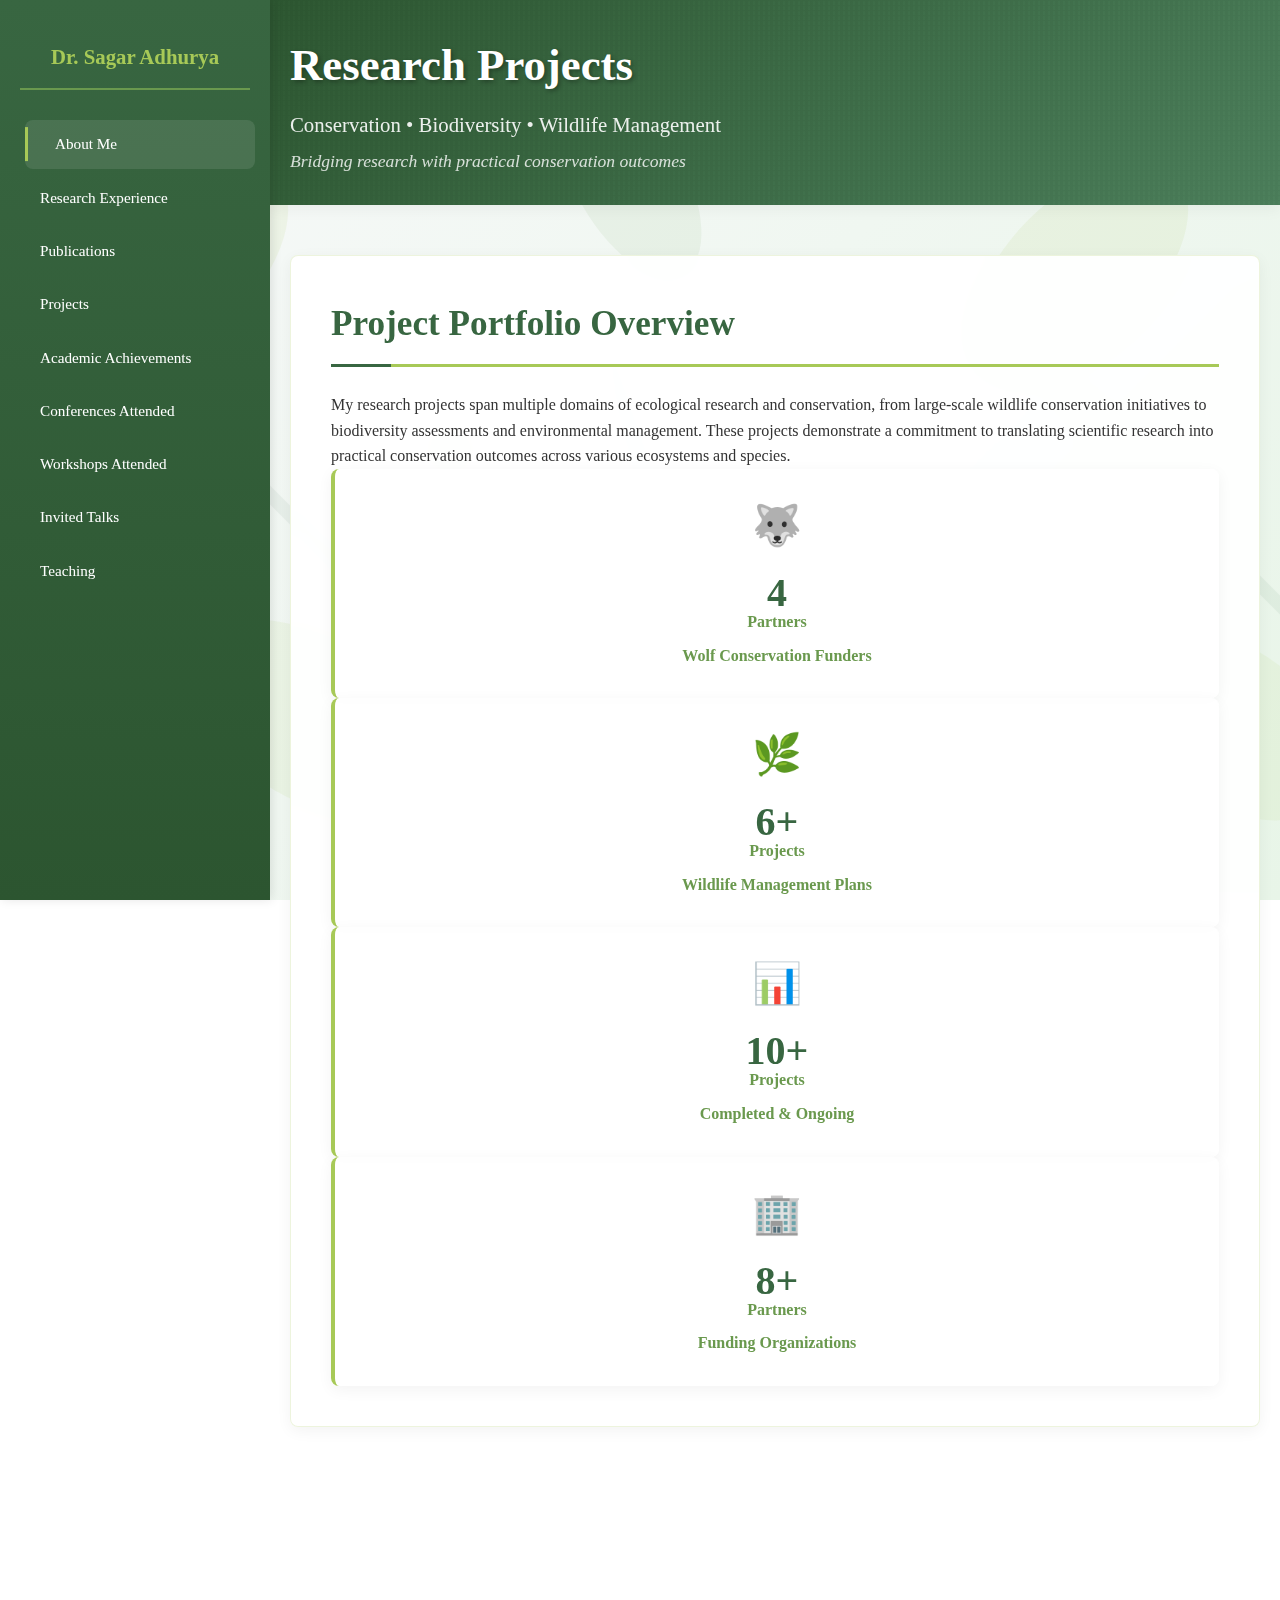
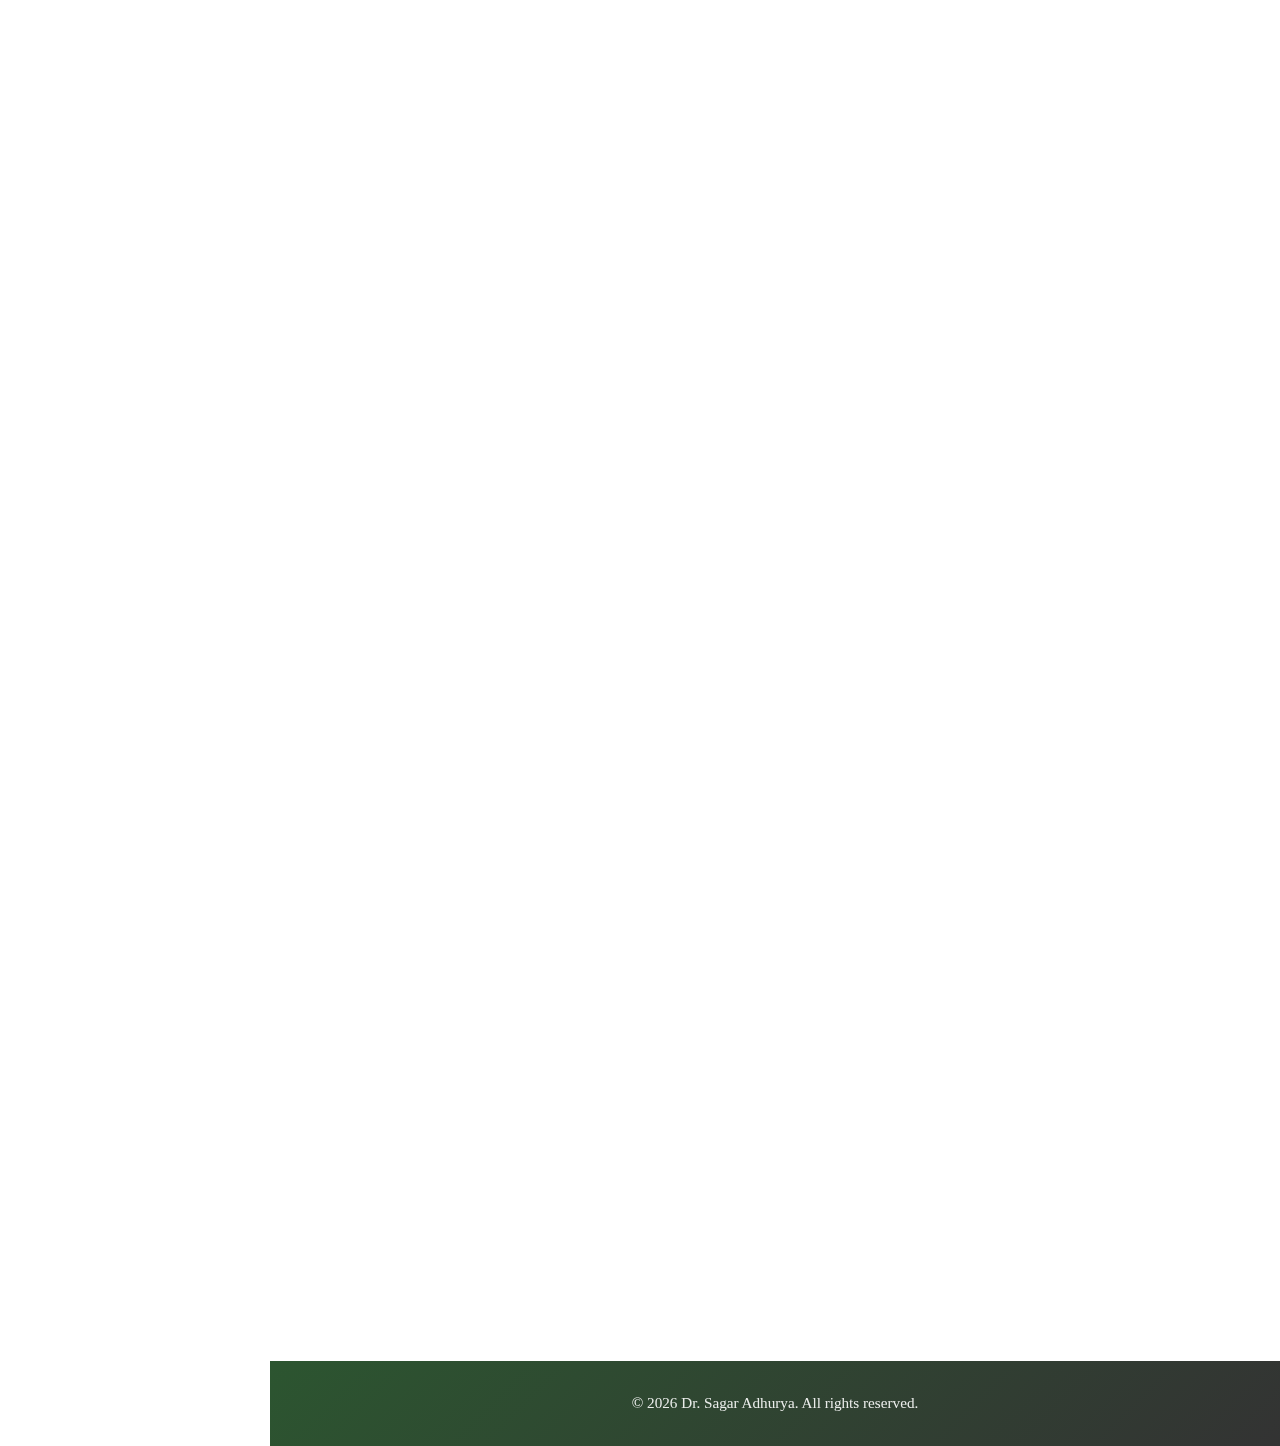
<file: projects.html>
<!DOCTYPE html>
<html lang="en">
<head>
    <meta charset="UTF-8">
    <meta name="viewport" content="width=device-width, initial-scale=1.0">
    <title>Projects - Dr. Sagar Adhurya</title>
    <link rel="stylesheet" href="style.css">
    <link rel="stylesheet" href="style_projects.css">    
    <link rel="stylesheet" href="style_research.css">
</head>
<body>
    <div class="page-wrapper">
        <nav role="navigation" aria-label="Main navigation">
            <div class="nav-container">
                <div class="nav-brand">Dr. Sagar Adhurya</div>
                <a href="#about" class="active">About Me</a>
                <a href="research.html">Research Experience</a>
                <a href="publications.html">Publications</a>
                <a href="projects.html">Projects</a>
                <a href="awards.html">Academic Achievements</a>
                <a href="conferences.html">Conferences Attended</a>
                <a href="workshops.html">Workshops Attended</a>
                <a href="talks.html">Invited Talks</a>
                <a href="teaching.html">Teaching</a>
            </div>
        </nav>

        <button class="mobile-nav-toggle">
            <svg class="icon-hamburger" viewBox="0 0 24 24" fill="currentColor">
                <path d="M3 18h18v-2H3v2zm0-5h18v-2H3v2zm0-7v2h18V6H3z"/>
            </svg>
            <svg class="icon-close" viewBox="0 0 24 24" fill="currentColor">
                <path d="M19 6.41L17.59 5 12 10.59 6.41 5 5 6.41 10.59 12 5 17.59 6.41 19 12 13.41 17.59 19 19 17.59 13.41 12 19 6.41z"/>
            </svg>
        </button>

        <div class="main-content">
            <header>
                <div class="container">
                    <div class="header-content">
                        <div class="header-info">
                            <h1>Research Projects</h1>
                            <h2>Conservation • Biodiversity • Wildlife Management</h2>
                            <h3>Bridging research with practical conservation outcomes</h3>
                        </div>
                    </div>
                </div>
            </header>

            <main>
                <div class="container">
                    <!-- Project Overview -->
                    <section id="project-overview" class="loading">
                        <h2 class="section-title">Project Portfolio Overview</h2>
                        <p>My research projects span multiple domains of ecological research and conservation, from large-scale wildlife conservation initiatives to biodiversity assessments and environmental management. These projects demonstrate a commitment to translating scientific research into practical conservation outcomes across various ecosystems and species.</p>
                        
                        <div class="project-stats-grid">
                            <div class="stat-card">
                                <div class="stat-icon">🐺</div>
                                <div class="stat-info">
                                    <div class="stat-number">4</div>
                                    <div class="stat-unit">Partners</div>
                                    <div class="stat-label">Wolf Conservation Funders</div>
                                </div>
                            </div>
                            <div class="stat-card">
                                <div class="stat-icon">🌿</div>
                                <div class="stat-info">
                                    <div class="stat-number">6+</div>
                                    <div class="stat-unit">Projects</div>
                                    <div class="stat-label">Wildlife Management Plans</div>
                                </div>
                            </div>
                            <div class="stat-card">
                                <div class="stat-icon">📊</div>
                                <div class="stat-info">
                                    <div class="stat-number">10+</div>
                                    <div class="stat-unit">Projects</div>
                                    <div class="stat-label">Completed & Ongoing</div>
                                </div>
                            </div>
                            <div class="stat-card">
                                <div class="stat-icon">🏢</div>
                                <div class="stat-info">
                                    <div class="stat-number">8+</div>
                                    <div class="stat-unit">Partners</div>
                                    <div class="stat-label">Funding Organizations</div>
                                </div>
                            </div>
                        </div>
                    </section>

                    <!-- Major Conservation Projects -->
                    <section id="conservation-projects" class="loading">
                        <h2 class="section-title">Major Conservation Projects</h2>
                        
                        <div class="major-projects-grid">
                            <div class="major-project-card featured">
                                <div class="project-badge">Featured Project</div>
                                <div class="project-header">
                                    <div class="project-icon">🐺</div>
                                    <div class="project-meta">
                                        <h3>Indian Grey Wolf Conservation Project</h3>
                                        <div class="project-org">Multi-Partner Conservation Initiative</div>
                                        <div class="project-duration">May 2024 - February 2027</div>
                                    </div>
                                    <div class="project-funding">
                                        <div class="funding-role">Principal & Co-Principal Investigator</div>
                                    </div>
                                </div>
                                
                                <div class="project-funders">
                                    <h5>Funding Partners:</h5>
                                    <div class="funders-list">
                                        <div class="funder-item">1. The Habitat Trust</div>
                                        <div class="funder-item">2. WWF-India (World Wide Fund for Nature - India)</div>
                                        <div class="funder-item">3. WTI (Wildlife Trust of India)</div>
                                        <div class="funder-item">4. WCT (Wildlife Conservation Trust)</div>
                                    </div>
                                </div>
                                
                                <div class="project-description">
                                    <p>A comprehensive multi-year initiative representing the largest collaborative effort for <strong>Indian Grey Wolf conservation</strong> in the region. This project integrates cutting-edge research methodologies with community-based conservation approaches to ensure long-term species survival.</p>
                                </div>
                                
                                <div class="project-objectives">
                                    <h5>Project Goals:</h5>
                                    <ul>
                                        <li><strong>(a) Population estimation:</strong> Comprehensive assessment of current wolf populations using advanced monitoring techniques</li>
                                        <li><strong>(b) Understanding of Prey-base:</strong> Detailed analysis of prey species availability and predator-prey dynamics</li>
                                        <li><strong>(c) Corridor mapping:</strong> Identification and mapping of critical wildlife corridors for wolf movement</li>
                                        <li><strong>(d) Mitigation of Human-Wolf conflict:</strong> Development and implementation of conflict reduction strategies</li>
                                    </ul>
                                </div>
                                <div class="project-status">
                                    <span class="status-badge ongoing">Ongoing</span>
                                </div>
                            </div>
                        </div>
                    </section>

                    <!-- Research Projects -->
                    <section id="research-projects" class="loading">
                        <h2 class="section-title">Academic Research Projects</h2>
                        
                        <div class="research-projects-grid">
                            <div class="research-project-card">
                                <div class="project-header">
                                    <div class="project-icon">🎓</div>
                                    <div class="project-meta">
                                        <h3>Doctoral Research Project</h3>
                                        <div class="project-org">Visva-Bharati University</div>
                                        <div class="project-duration">2016-2022</div>
                                    </div>
                                </div>
                                <div class="project-description">
                                    <h4>Guanotrophication by aquatic avifauna on freshwater ecosystem dynamics</h4>
                                    <p><strong>Supervisor:</strong> Prof. Santanu Ray</p>
                                    <p><strong>Funding:</strong> University Grants Commission, Government of India under NET-JRF-SRF fellowship</p>
                                    <p><strong>Laboratory:</strong> Systems Ecology and Ecological Modelling Laboratory</p>
                                    <p>Investigated how waterbirds influence phosphorus cycling in freshwater wetlands through feeding and defecation, using process-based modelling to simulate ecosystem dynamics of Lake 2 in Ballapur Wildlife Sanctuary.</p>
                                </div>
                                <div class="project-achievements">
                                    <h5>Key Outcomes:</h5>
                                    <ul>
                                        <li>Revealed birds as major nutrient source in nutrient-poor wetlands</li>
                                        <li>Discovered gradual rather than immediate nutrient input effects</li>
                                        <li>Identified internal nutrient cycling as primary regulator in tropical lakes</li>
                                        <li>Published multiple high-impact research papers</li>
                                    </ul>
                                </div>
                                <div class="project-status">
                                    <span class="status-badge completed">Completed</span>
                                </div>
                            </div>

                            <div class="research-project-card">
                                <div class="project-header">
                                    <div class="project-icon">🇰🇷</div>
                                    <div class="project-meta">
                                        <h3>Postdoctoral Research Project - South Korea</h3>
                                        <div class="project-org">Kyung Hee University, Seoul</div>
                                        <div class="project-duration">October 2022 - December 2023</div>
                                    </div>
                                </div>
                                <div class="project-description">
                                    <h4>Ecoinformatic techniques for freshwater ecosystem analysis of South Korea</h4>
                                    <p><strong>Supervisor:</strong> Prof. Young-Seuk Park</p>
                                    <p><strong>Funding:</strong> National Research Foundation of Korea</p>
                                    <p>Focused on metawebs and ecological interaction predictions using machine learning algorithms. Developed novel unsupervised approaches for predicting species interactions with minimal data requirements.</p>
                                </div>
                                <div class="project-achievements">
                                    <h5>Key Deliverables:</h5>
                                    <ul>
                                        <li>Pioneering review article on metaweb research progress</li>
                                        <li>Novel machine learning algorithm for ecological predictions</li>
                                        <li>Functional trait database of benthic macroinvertebrates</li>
                                        <li>Metaweb database of South Korean freshwater ecosystems</li>
                                    </ul>
                                </div>
                                <div class="project-status">
                                    <span class="status-badge completed">Completed</span>
                                </div>
                            </div>

                            <div class="research-project-card">
                                <div class="project-header">
                                    <div class="project-icon">🐟</div>
                                    <div class="project-meta">
                                        <h3>Postdoctoral Research Project - India</h3>
                                        <div class="project-org">IISER Kolkata</div>
                                        <div class="project-duration">January 2024 - June 2024</div>
                                    </div>
                                </div>
                                <div class="project-description">
                                    <h4>Machine learning applications in fish community analysis</h4>
                                    <p><strong>Supervisor:</strong> Dr. Anuradha Bhat</p>
                                    <p><strong>Funding:</strong> Department of Science and Technology - Government of India (CEFIPRA scheme)</p>
                                    <p><strong>Position:</strong> Postdoctoral Researcher Scholar (DST Research Associate-II)</p>
                                    <p>Applied Self-Organizing Map (SOM) algorithms to characterize fish communities based on morphometric features and feeding habits, examining environmental preferences of functional groups in Himalayan streams.</p>
                                </div>
                                <div class="project-achievements">
                                    <h5>Key Contributions:</h5>
                                    <ul>
                                        <li>Advanced SOM algorithms for community characterization</li>
                                        <li>Integration of functional traits into ML frameworks</li>
                                        <li>Statistical analysis of environmental-biological relationships</li>
                                        <li>Novel approaches for fish community structure analysis</li>
                                    </ul>
                                </div>
                                <div class="project-status">
                                    <span class="status-badge completed">Completed</span>
                                </div>
                            </div>
                        </div>
                    </section>

                    <!-- Wildlife Management Projects -->
                    <section id="wildlife-management" class="loading">
                        <h2 class="section-title">Wildlife Management & Environmental Assessment</h2>
                        
                        <div class="management-projects-grid">
                            <div class="management-project-card">
                                <div class="project-header">
                                    <h4>Wildlife Management Plan - Raniganj Coalfield</h4>
                                    <div class="project-phases">
                                        <span class="phase-badge">Stage I & II</span>
                                    </div>
                                </div>
                                <div class="project-details">
                                    <div class="detail-row">
                                        <span class="detail-label">Client:</span>
                                        <span class="detail-value">Eastern Coalfield Limited (Coal India Ltd.)</span>
                                    </div>
                                    <div class="detail-row">
                                        <span class="detail-label">Duration:</span>
                                        <span class="detail-value">Sep 2020 - Nov 2020, Dec 2023 - Feb 2024</span>
                                    </div>
                                    <div class="detail-row">
                                        <span class="detail-label">Role:</span>
                                        <span class="detail-value">Principal Investigator</span>
                                    </div>
                                </div>
                                <div class="project-scope">
                                    <h5>Project Scope:</h5>
                                    <p>Comprehensive wildlife assessment and management planning for mining areas, including biodiversity surveys, impact assessments, and mitigation strategies for coal extraction activities.</p>
                                </div>
                            </div>

                            <div class="management-project-card">
                                <div class="project-header">
                                    <h4>Forest Land Diversion Assessment</h4>
                                    <div class="project-phases">
                                        <span class="phase-badge">Conservation Plan</span>
                                    </div>
                                </div>
                                <div class="project-details">
                                    <div class="detail-row">
                                        <span class="detail-label">Client:</span>
                                        <span class="detail-value">Shyam Sel and Power Limited</span>
                                    </div>
                                    <div class="detail-row">
                                        <span class="detail-label">Duration:</span>
                                        <span class="detail-value">January 2024 - February 2024</span>
                                    </div>
                                    <div class="detail-row">
                                        <span class="detail-label">Role:</span>
                                        <span class="detail-value">Principal Investigator</span>
                                    </div>
                                </div>
                                <div class="project-scope">
                                    <h5>Project Scope:</h5>
                                    <p>Wildlife Management Plan and Soil Moisture Conservation Plan for diversion of 0.47 Ha of Forest Land under Durgapur Forest Division, ensuring minimal ecological impact.</p>
                                </div>
                            </div>

                            <div class="management-project-card">
                                <div class="project-header">
                                    <h4>Oil & Gas Exploration Impact Assessment</h4>
                                    <div class="project-phases">
                                        <span class="phase-badge">Environmental</span>
                                    </div>
                                </div>
                                <div class="project-details">
                                    <div class="detail-row">
                                        <span class="detail-label">Client:</span>
                                        <span class="detail-value">Essar Oil and Gas Exploration Ltd.</span>
                                    </div>
                                    <div class="detail-row">
                                        <span class="detail-label">Duration:</span>
                                        <span class="detail-value">September - October 2022</span>
                                    </div>
                                    <div class="detail-row">
                                        <span class="detail-label">Role:</span>
                                        <span class="detail-value">Co-Lead Investigator</span>
                                    </div>
                                </div>
                                <div class="project-scope">
                                    <h5>Project Scope:</h5>
                                    <p>Preparation of Wildlife Management and Soil Moisture Conservation Plan for oil and gas exploration activities, focusing on sustainable resource extraction practices.</p>
                                </div>
                            </div>
                        </div>
                    </section>

                    <!-- Biodiversity & Community Projects -->
                    <section id="biodiversity-projects" class="loading">
                        <h2 class="section-title">Biodiversity & Community Initiatives</h2>
                        
                        <div class="biodiversity-projects-grid">
                            <div class="bio-project-card highlight">
                                <div class="project-icon-large">🌍</div>
                                <h4>Biodiversity of West Bengal Database</h4>
                                <div class="project-subtitle">Ongoing Initiative with WINGS</div>
                                <div class="project-description">
                                    <p>Leading the development of a comprehensive web database documenting the biodiversity of West Bengal state, India. This citizen science initiative aims to create the most complete biodiversity inventory for the region.</p>
                                </div>
                                <div class="project-features">
                                    <div class="feature-item">
                                        <span class="feature-icon">🔗</span>
                                        <span>Website: Comming soon</span>
                                    </div>
                                    <div class="feature-item">
                                        <span class="feature-icon">🤝</span>
                                        <span>Partner: Wildlife Information and Nature Guide Society (WINGS)</span>
                                    </div>
                                    <div class="feature-item">
                                        <span class="feature-icon">📊</span>
                                        <span>Comprehensive species documentation</span>
                                    </div>
                                </div>
                                <div class="project-status">
                                    <span class="status-badge ongoing">Ongoing</span>
                                </div>
                            </div>

                            <div class="bio-project-card">
                                <div class="project-icon-large">🏙️</div>
                                <h4>People's Biodiversity Register - Durgapur</h4>
                                <div class="project-subtitle">Municipal Corporation Initiative</div>
                                <div class="project-details-compact">
                                    <div class="compact-detail">
                                        <strong>Client:</strong> Durgapur Municipal Corporation
                                    </div>
                                    <div class="compact-detail">
                                        <strong>Duration:</strong> January 2020 (10 days)
                                    </div>
                                    <div class="compact-detail">
                                        <strong>Role:</strong> Principal Investigator
                                    </div>
                                </div>
                                <div class="project-description">
                                    <p>Conducted comprehensive biodiversity documentation for both <strong>animal and plant diversity</strong> within Durgapur Municipal Corporation area, creating official biodiversity registers for urban planning.</p>
                                </div>
                                <div class="project-deliverables">
                                    <h5>Deliverables:</h5>
                                    <ul>
                                        <li>People's Biodiversity Register - Animal Diversity</li>
                                        <li>People's Biodiversity Register - Plant Diversity</li>
                                        <li>Species inventory</li>
                                        <li>Conservation recommendations</li>
                                    </ul>
                                </div>
                                <div class="project-status">
                                    <span class="status-badge completed">Completed</span>
                                </div>
                            </div>
                        </div>
                    </section>

                    <!-- Project Impact & Outcomes -->
                    <section id="project-impact" class="loading">
                        <h2 class="section-title">Project Impact & Outcomes</h2>
                        
                        <div class="impact-summary-grid">
                            <div class="impact-category">
                                <div class="impact-header">
                                    <h4>🏆 Research Excellence</h4>
                                </div>
                                <div class="impact-content">
                                    <ul>
                                        <li><strong>International Recognition:</strong> Projects contributing to award-winning research papers</li>
                                        <li><strong>Novel Methodologies:</strong> Development of innovative approaches to wildlife assessment</li>
                                        <li><strong>Data Contributions:</strong> Creation of comprehensive ecological databases</li>
                                    </ul>
                                </div>
                            </div>

                            <div class="impact-category">
                                <div class="impact-header">
                                    <h4>🌍 Conservation Impact</h4>
                                </div>
                                <div class="impact-content">
                                    <ul>
                                        <li><strong>Species Protection:</strong> Direct conservation efforts for endangered Indian Grey Wolf</li>
                                        <li><strong>Habitat Preservation:</strong> Wildlife management plans protecting critical ecosystems</li>
                                        <li><strong>Community Engagement:</strong> Building local support for conservation initiatives</li>
                                    </ul>
                                </div>
                            </div>

                            <div class="impact-category">
                                <div class="impact-header">
                                    <h4>🏭 Industry Collaboration</h4>
                                </div>
                                <div class="impact-content">
                                    <ul>
                                        <li><strong>Sustainable Practices:</strong> Guiding corporate environmental responsibility</li>
                                        <li><strong>Policy Development:</strong> Informing regulatory compliance strategies</li>
                                        <li><strong>Impact Mitigation:</strong> Minimizing industrial effects on biodiversity</li>
                                    </ul>
                                </div>
                            </div>

                            <div class="impact-category">
                                <div class="impact-header">
                                    <h4>👥 Community Outreach</h4>
                                </div>
                                <div class="impact-content">
                                    <ul>
                                        <li><strong>Citizen Science:</strong> Engaging public in biodiversity documentation</li>
                                        <li><strong>Capacity Building:</strong> Training local communities in conservation practices</li>
                                        <li><strong>Awareness Programs:</strong> Educational initiatives promoting environmental consciousness</li>
                                    </ul>
                                </div>
                            </div>
                        </div>
                    </section>

                    
                </div>
            </main>

            <footer>
                <div class="container">
                    <p>&copy; <span id="current-year">2025</span> Dr. Sagar Adhurya. All rights reserved.</p>
                </div>
            </footer>
        </div>
    </div>

    <button id="backToTopBtn" title="Go to top">↑</button>

    <script src="script.js"></script>
</body>
</html>
</file>
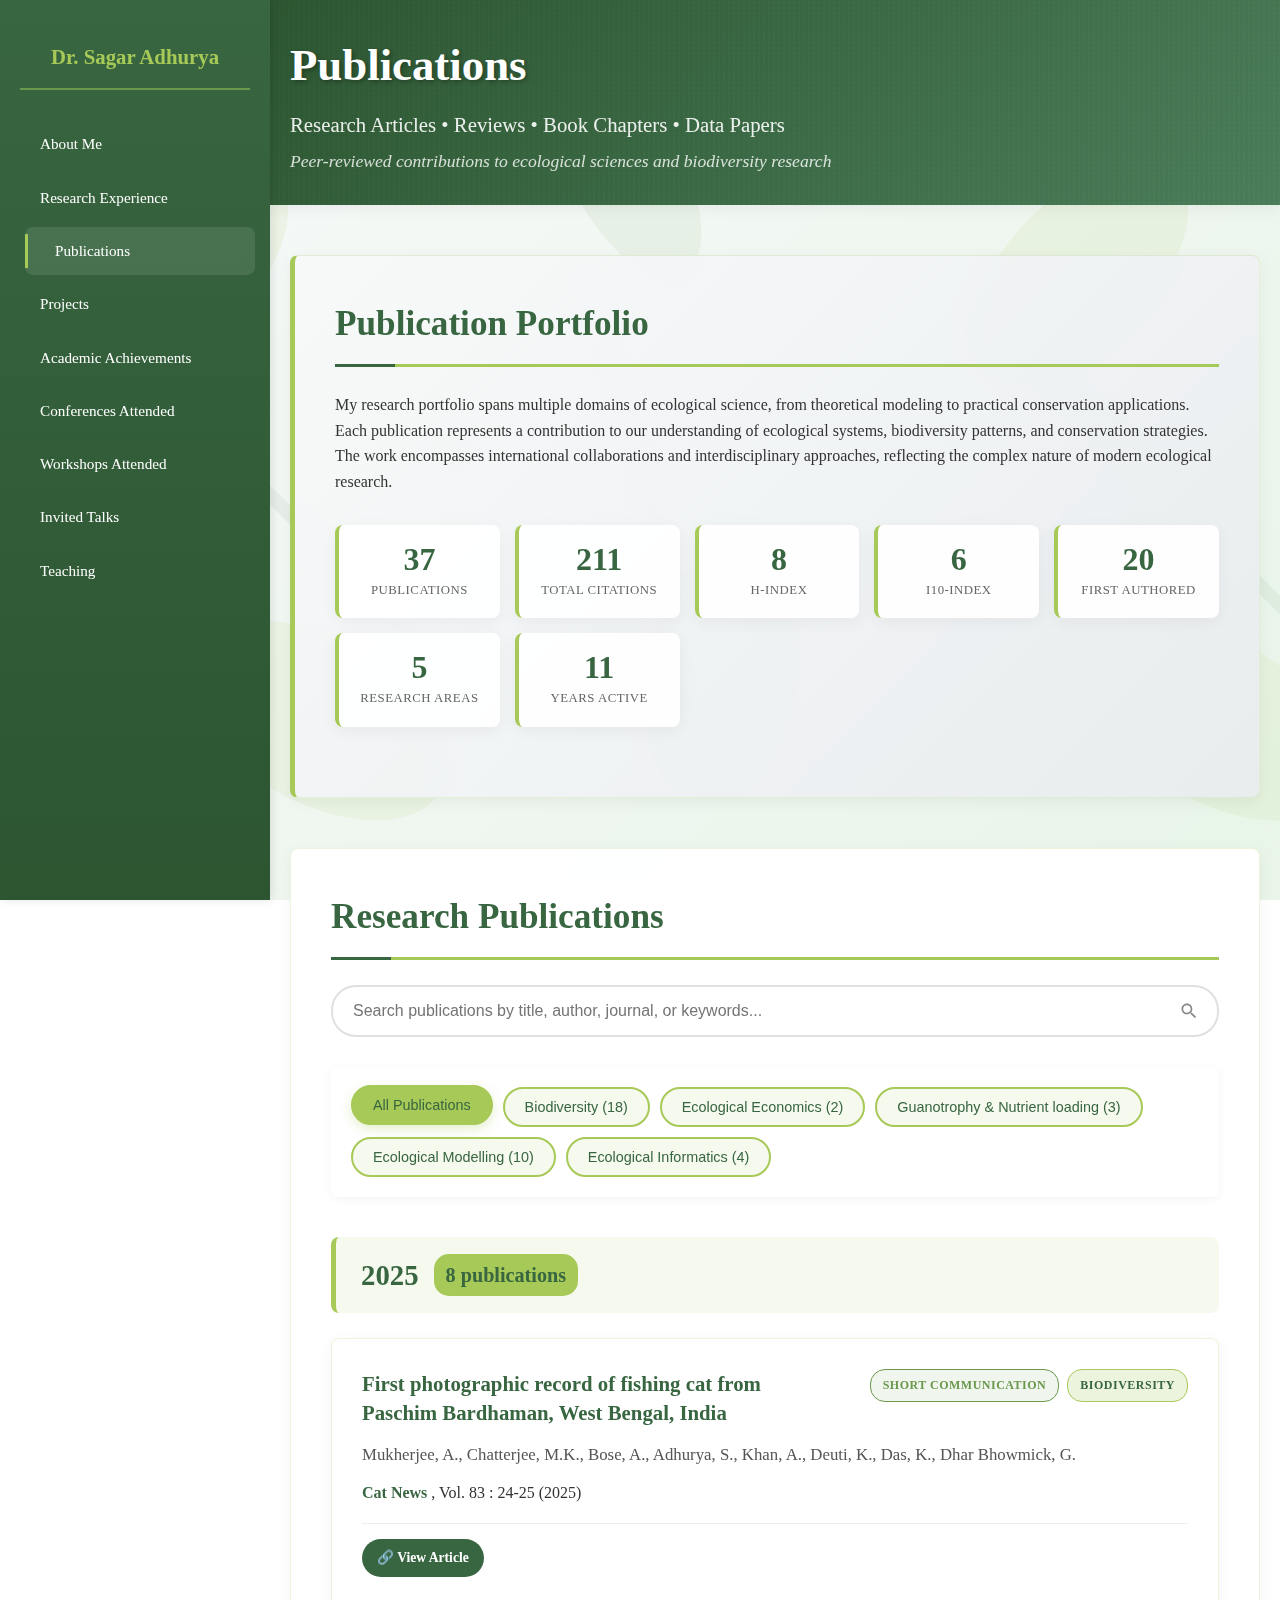
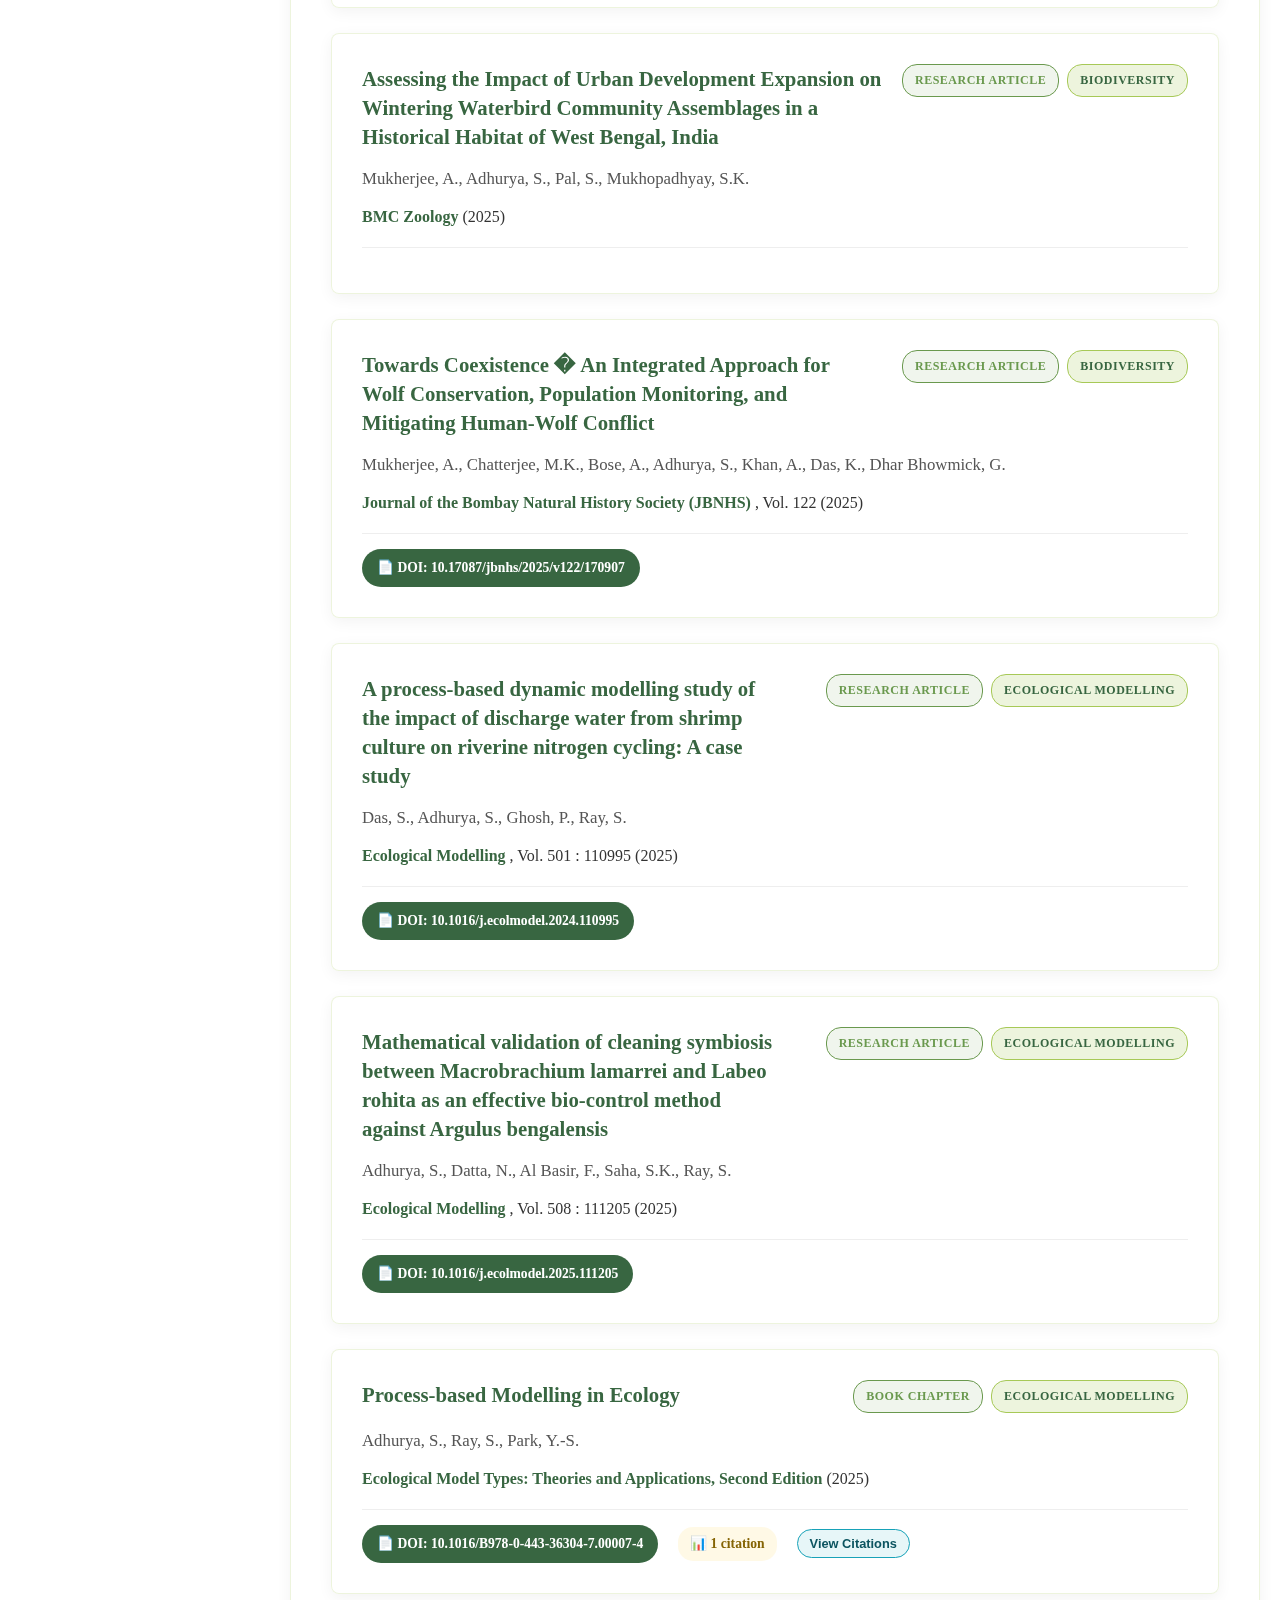
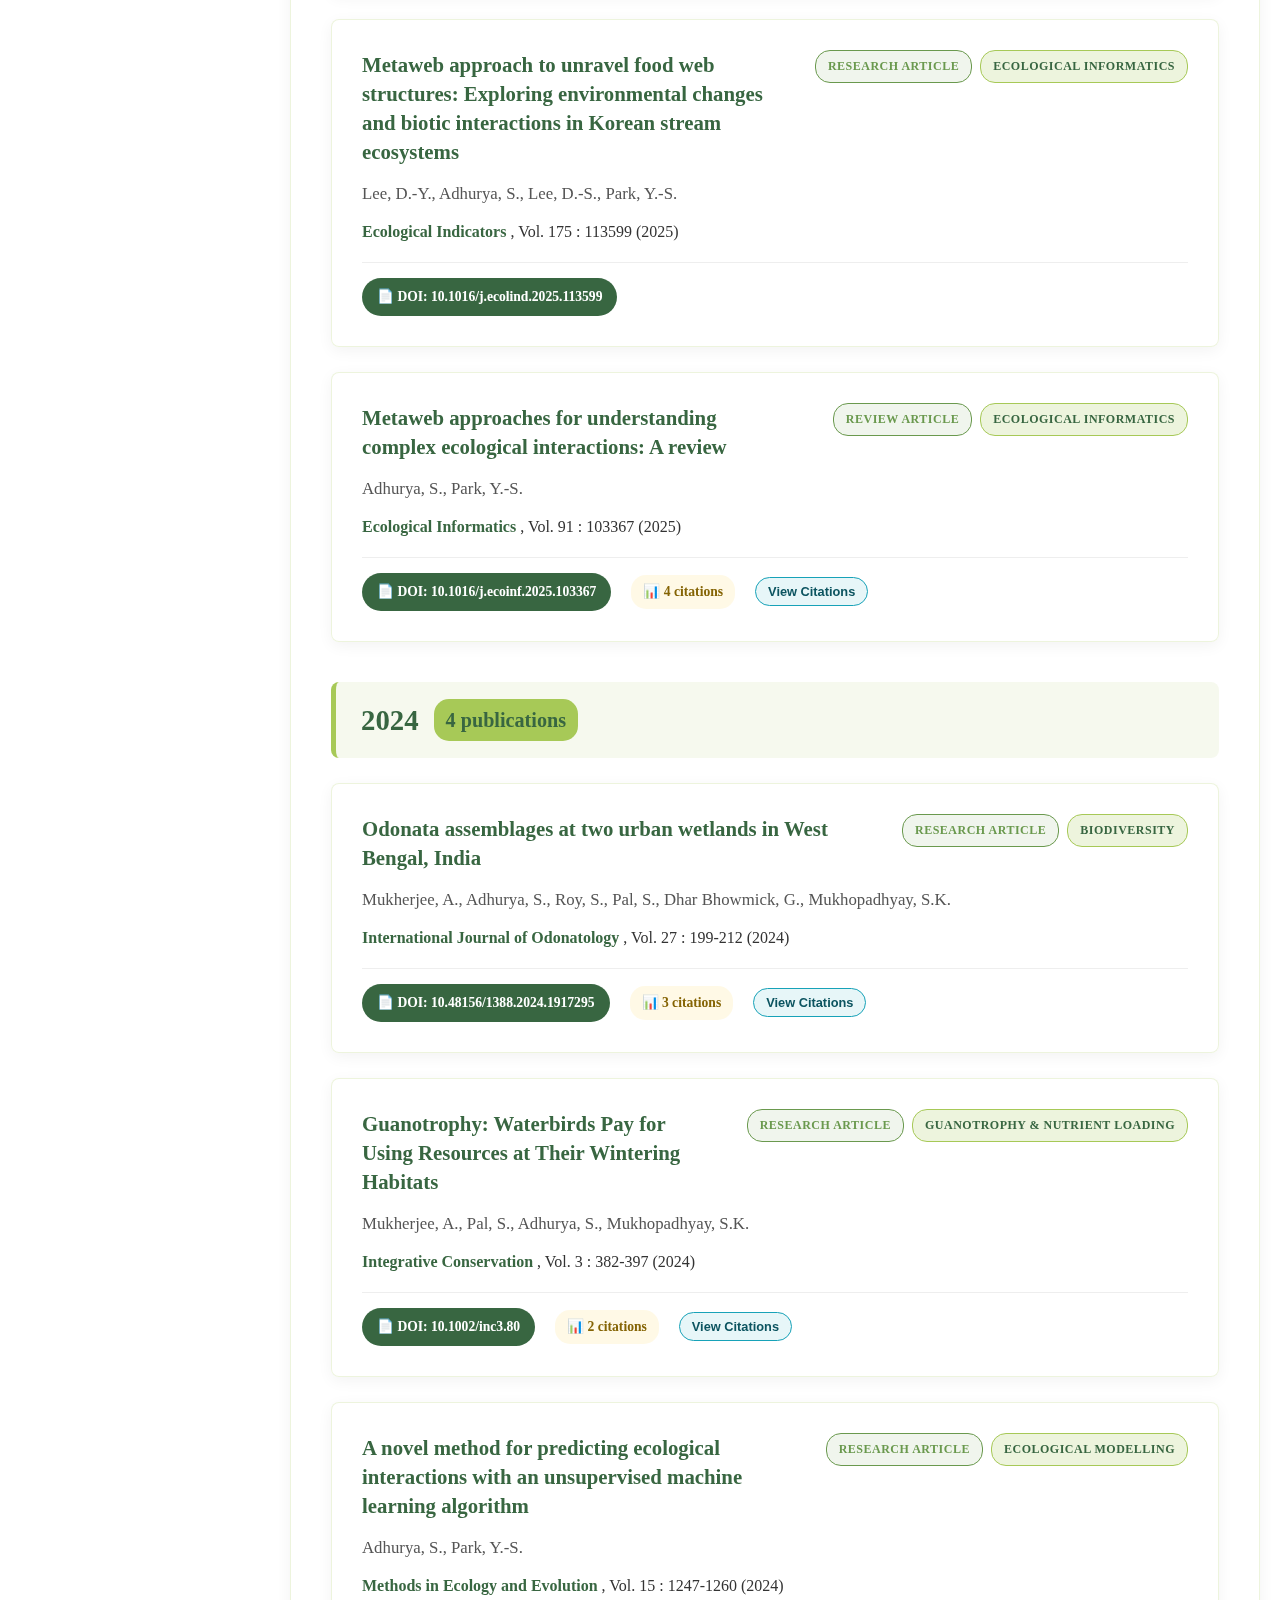
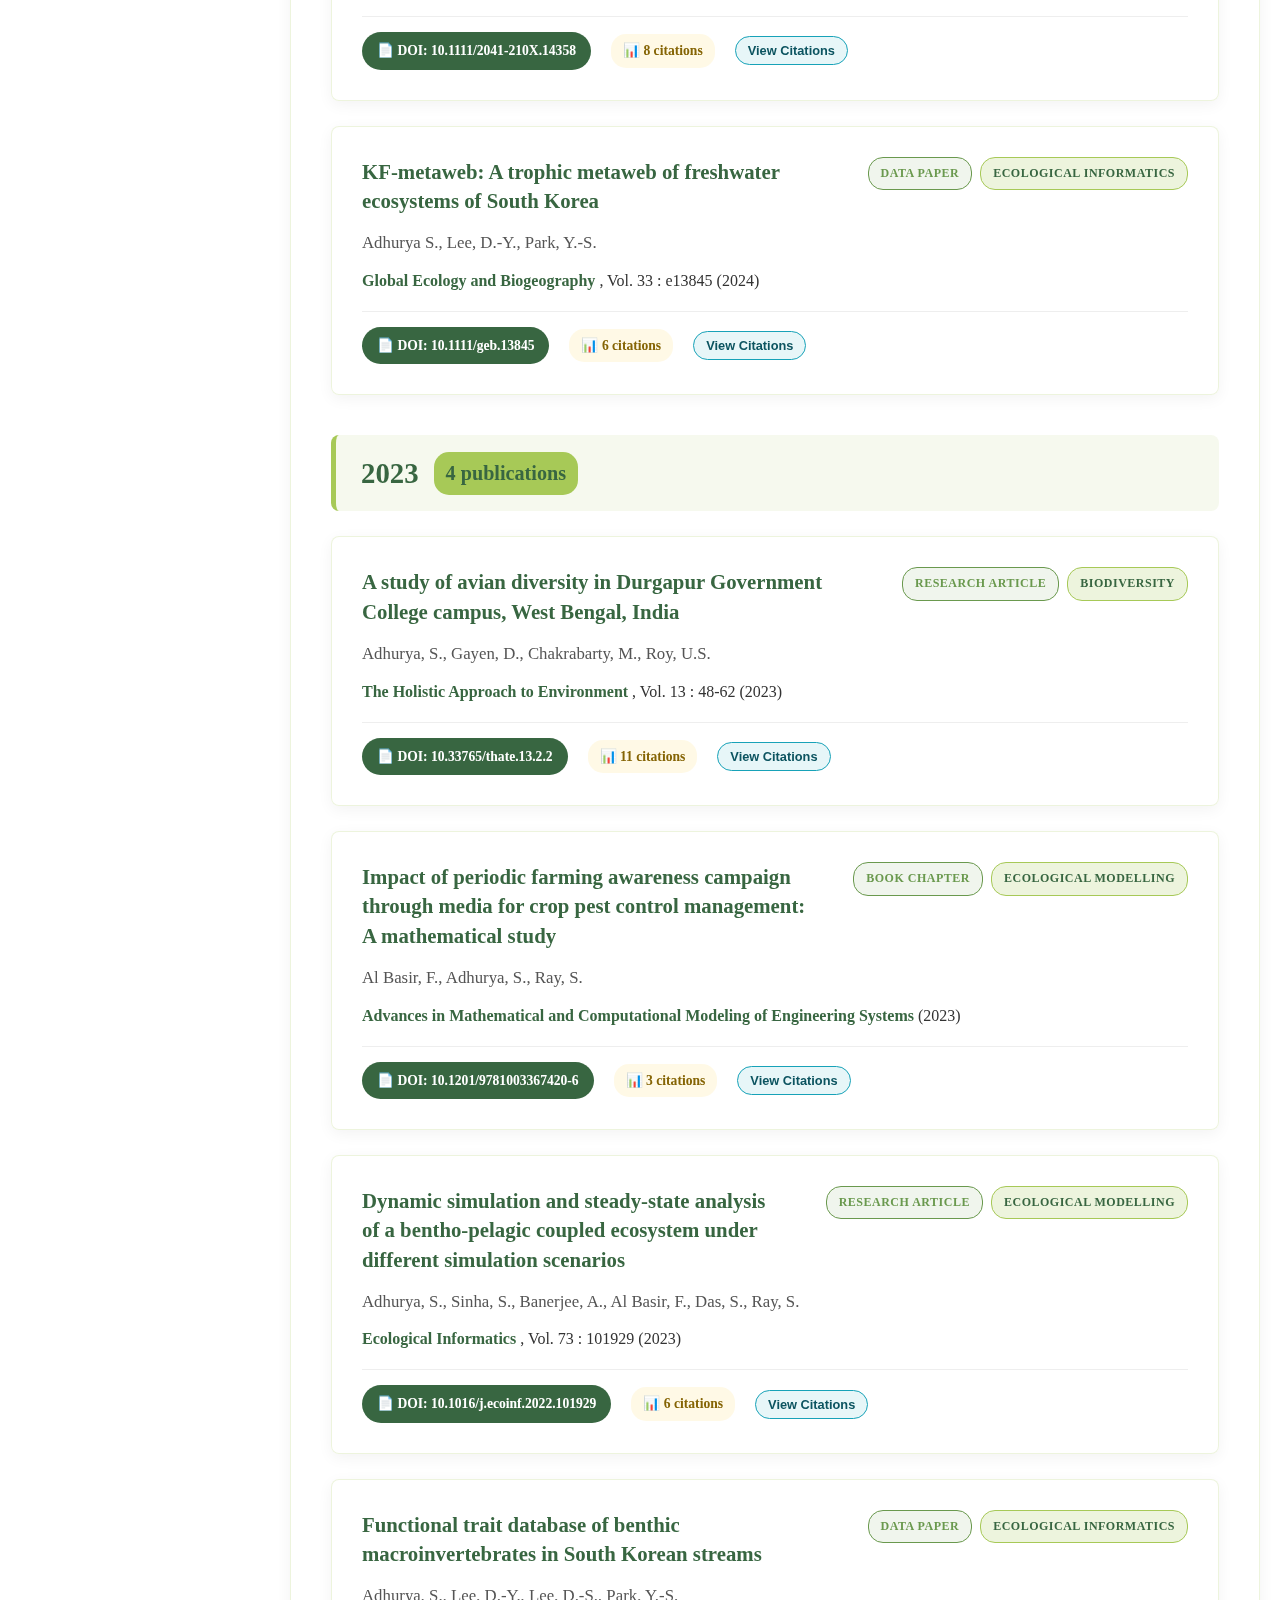
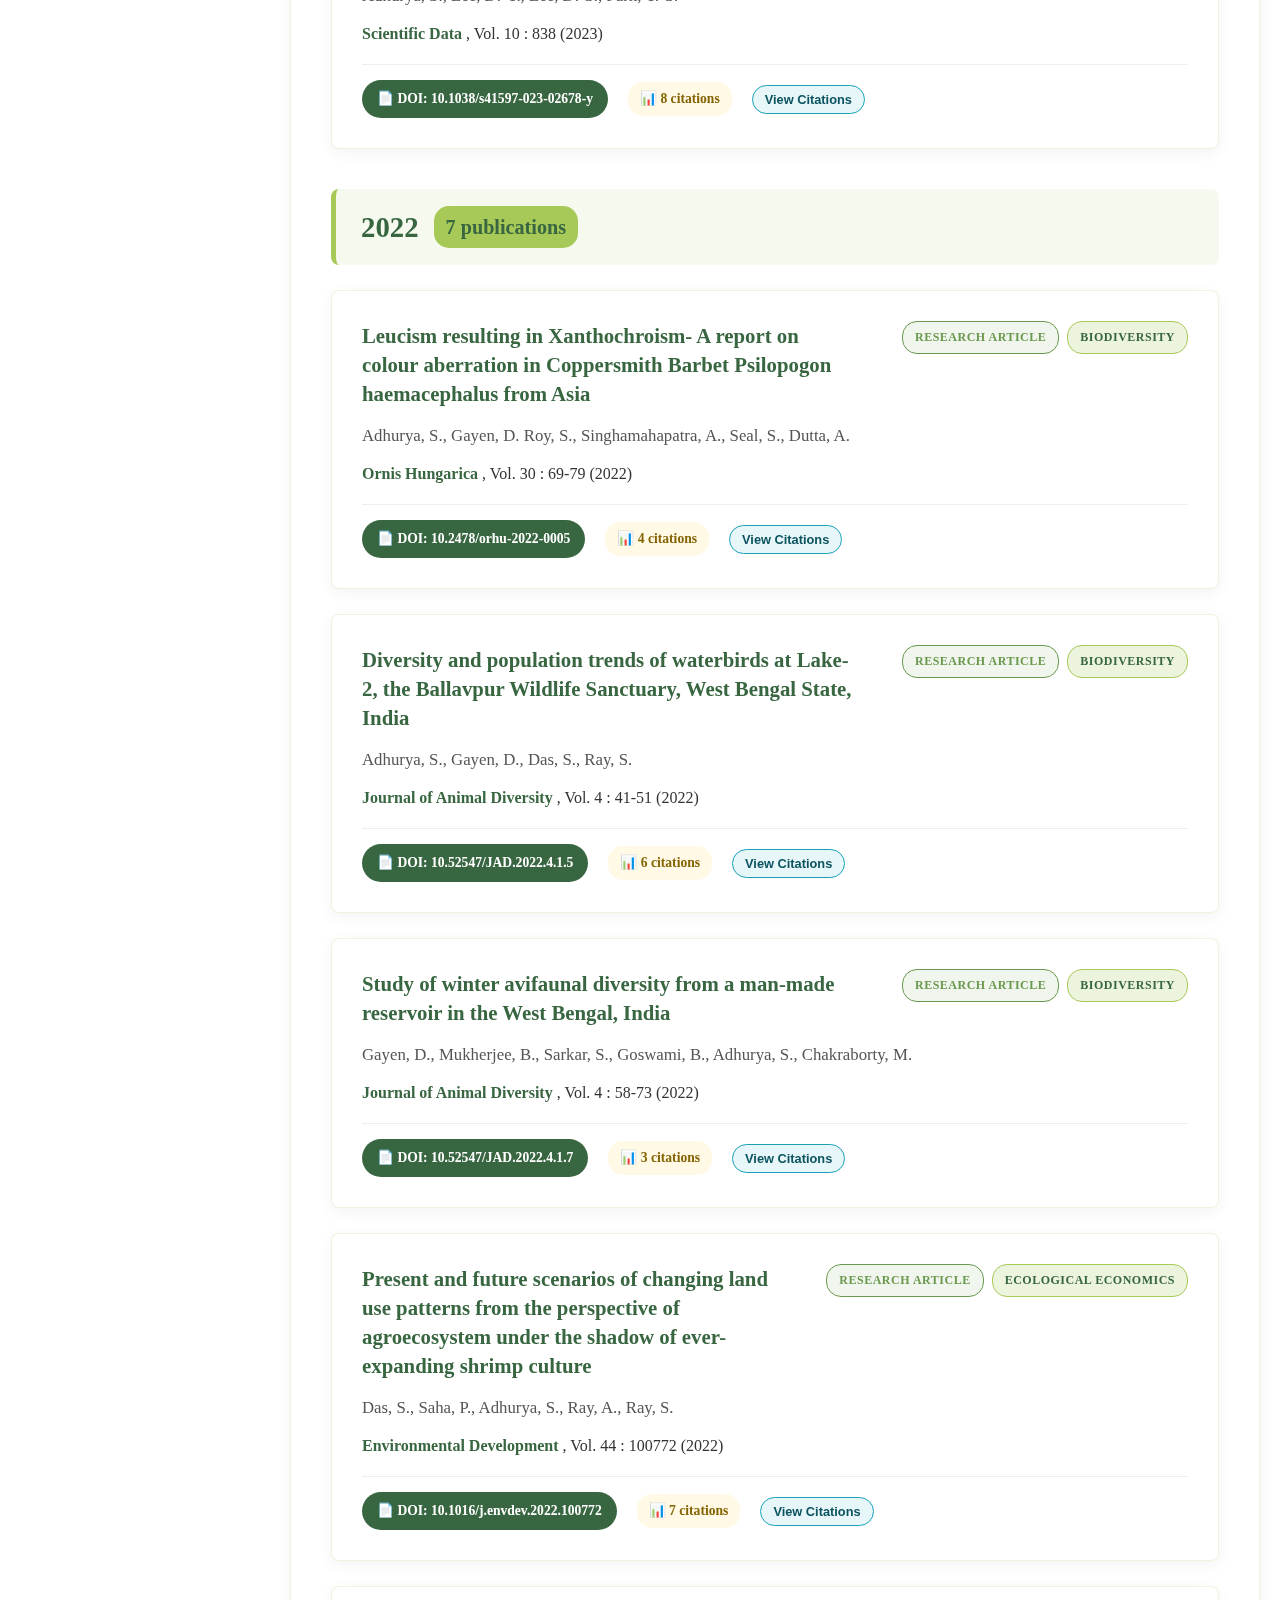
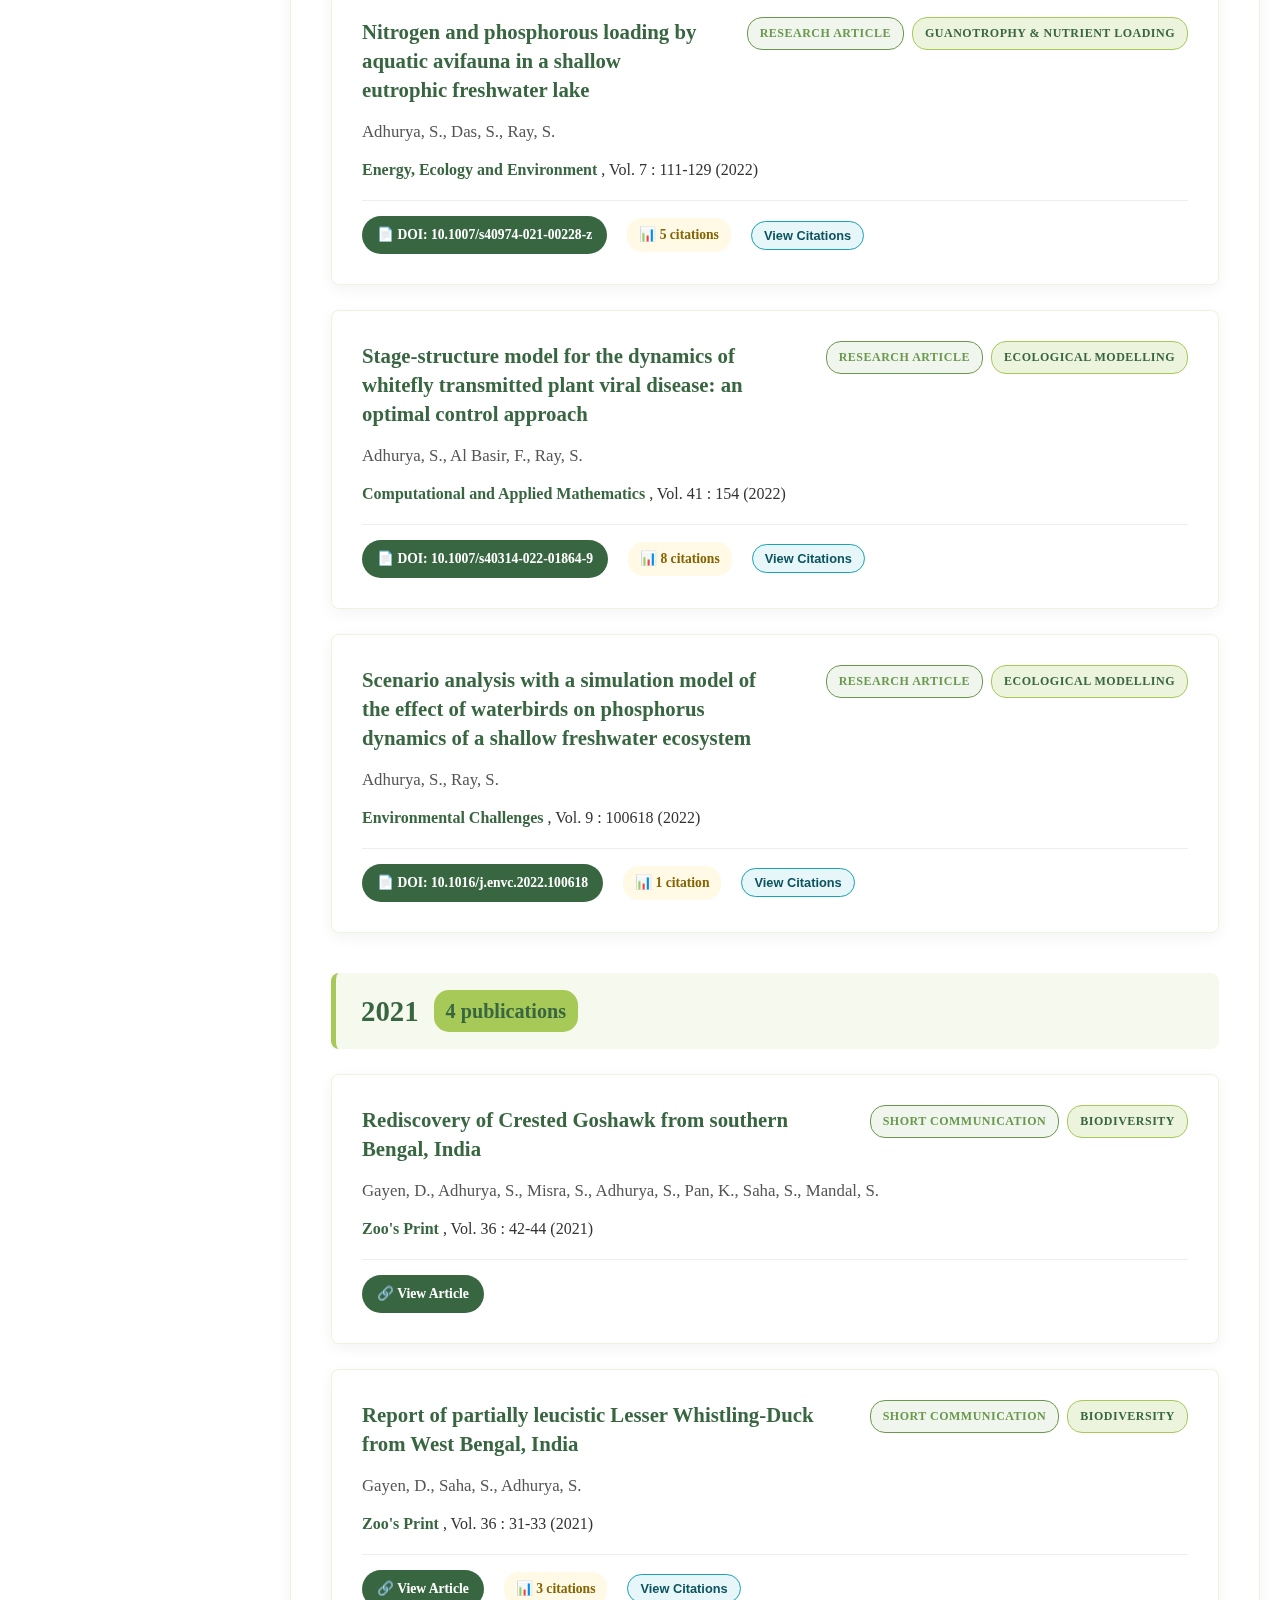
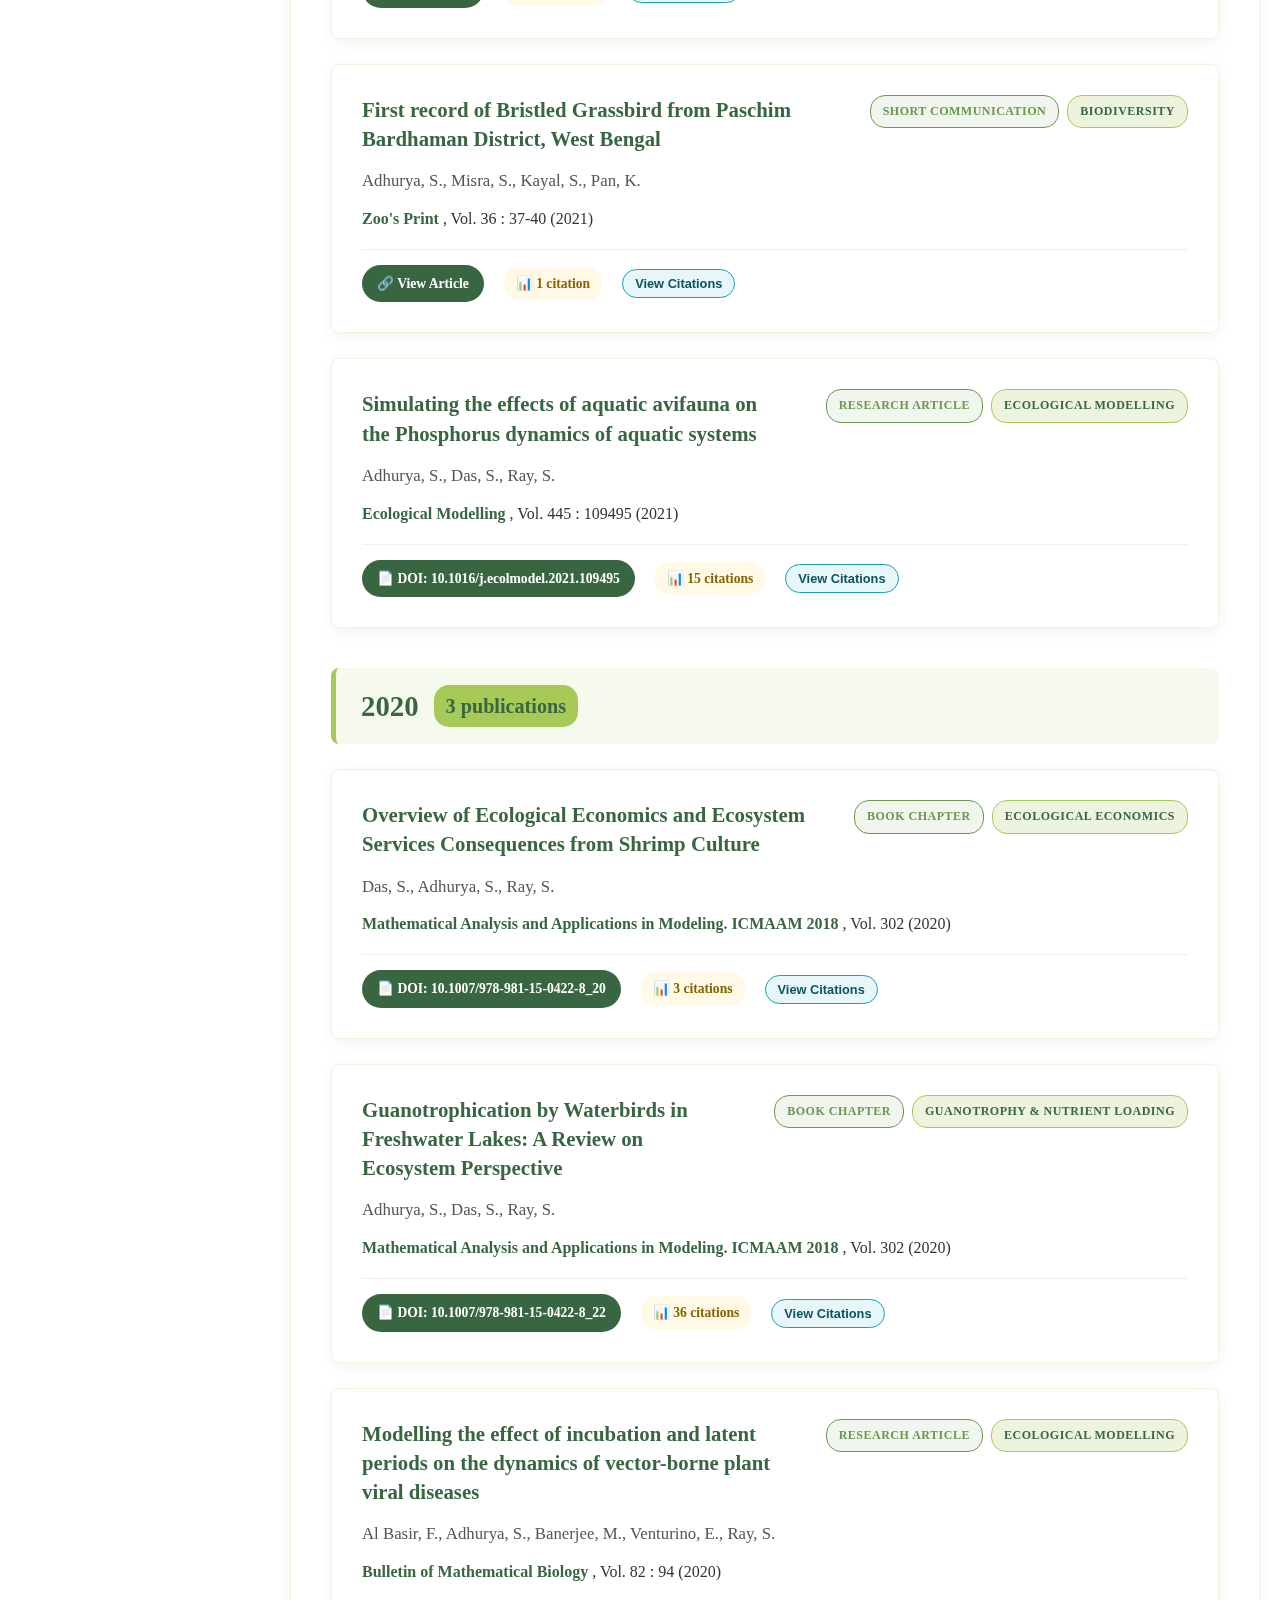
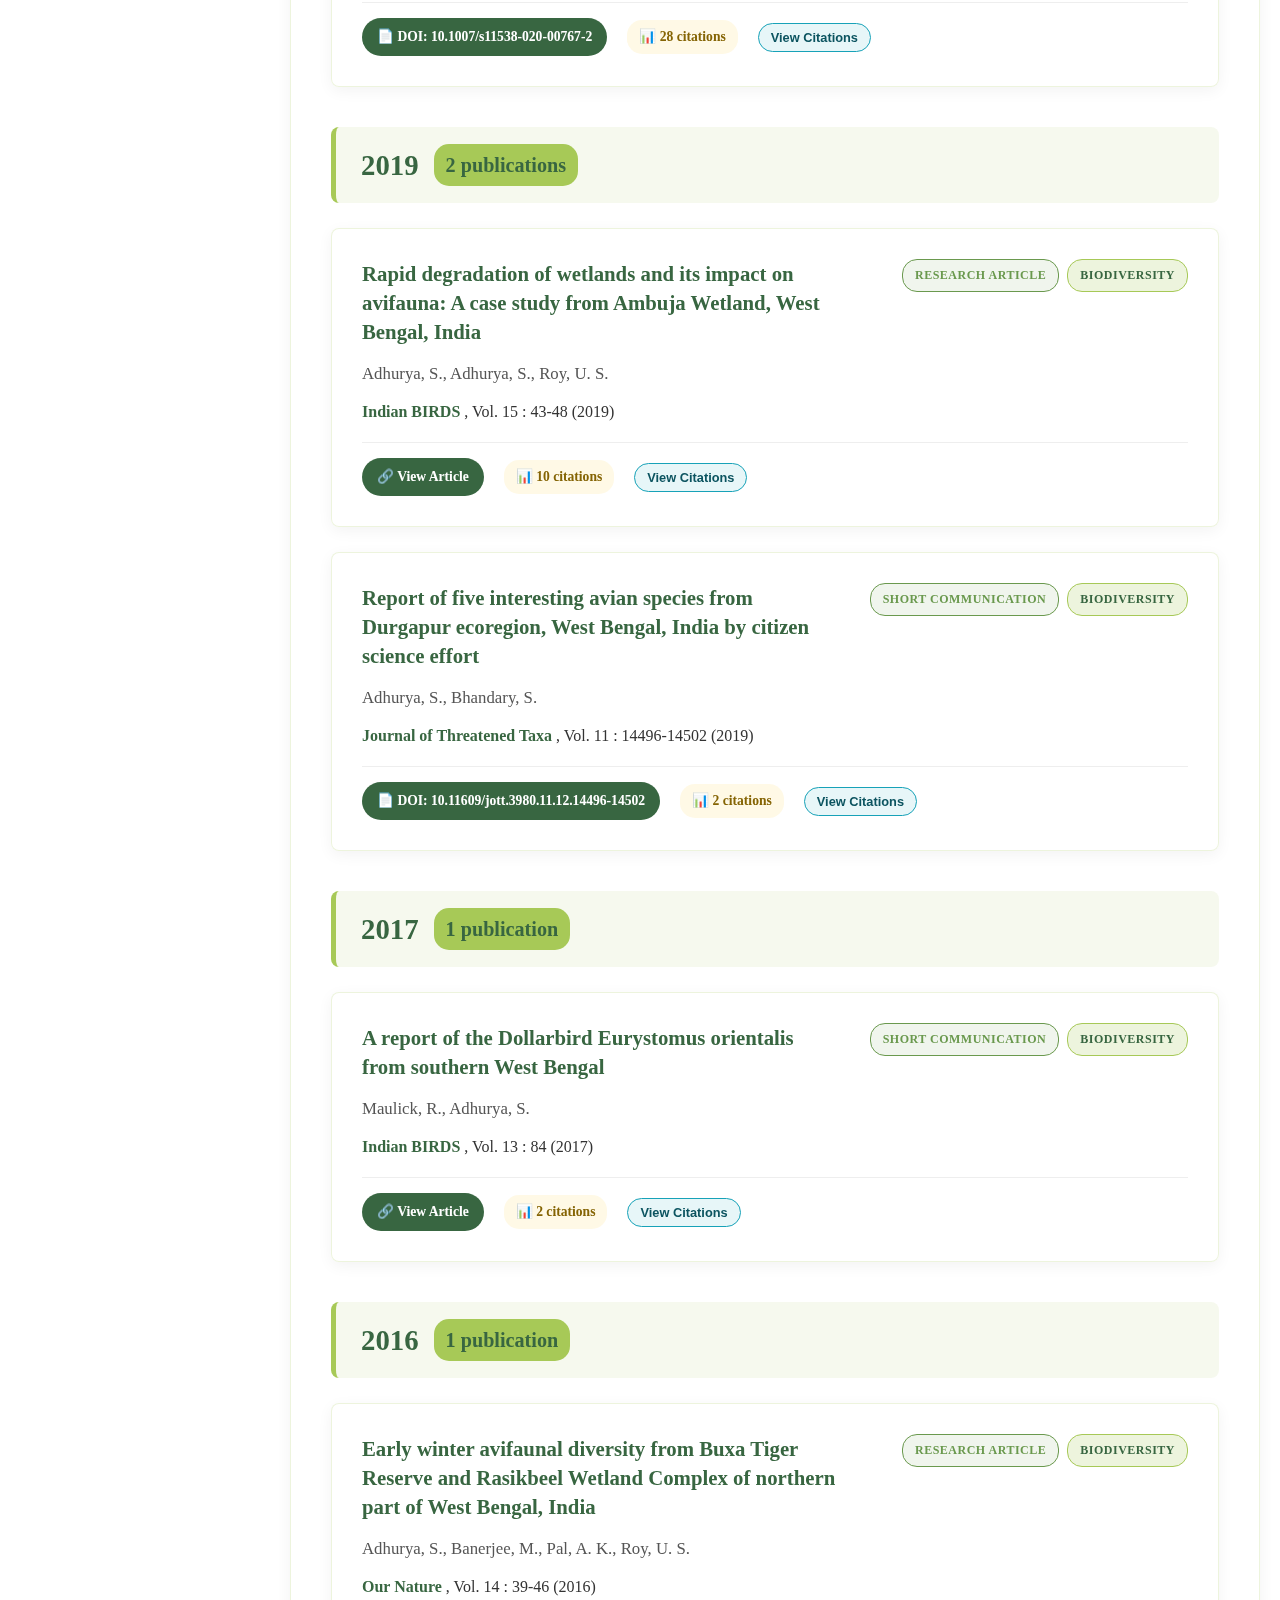
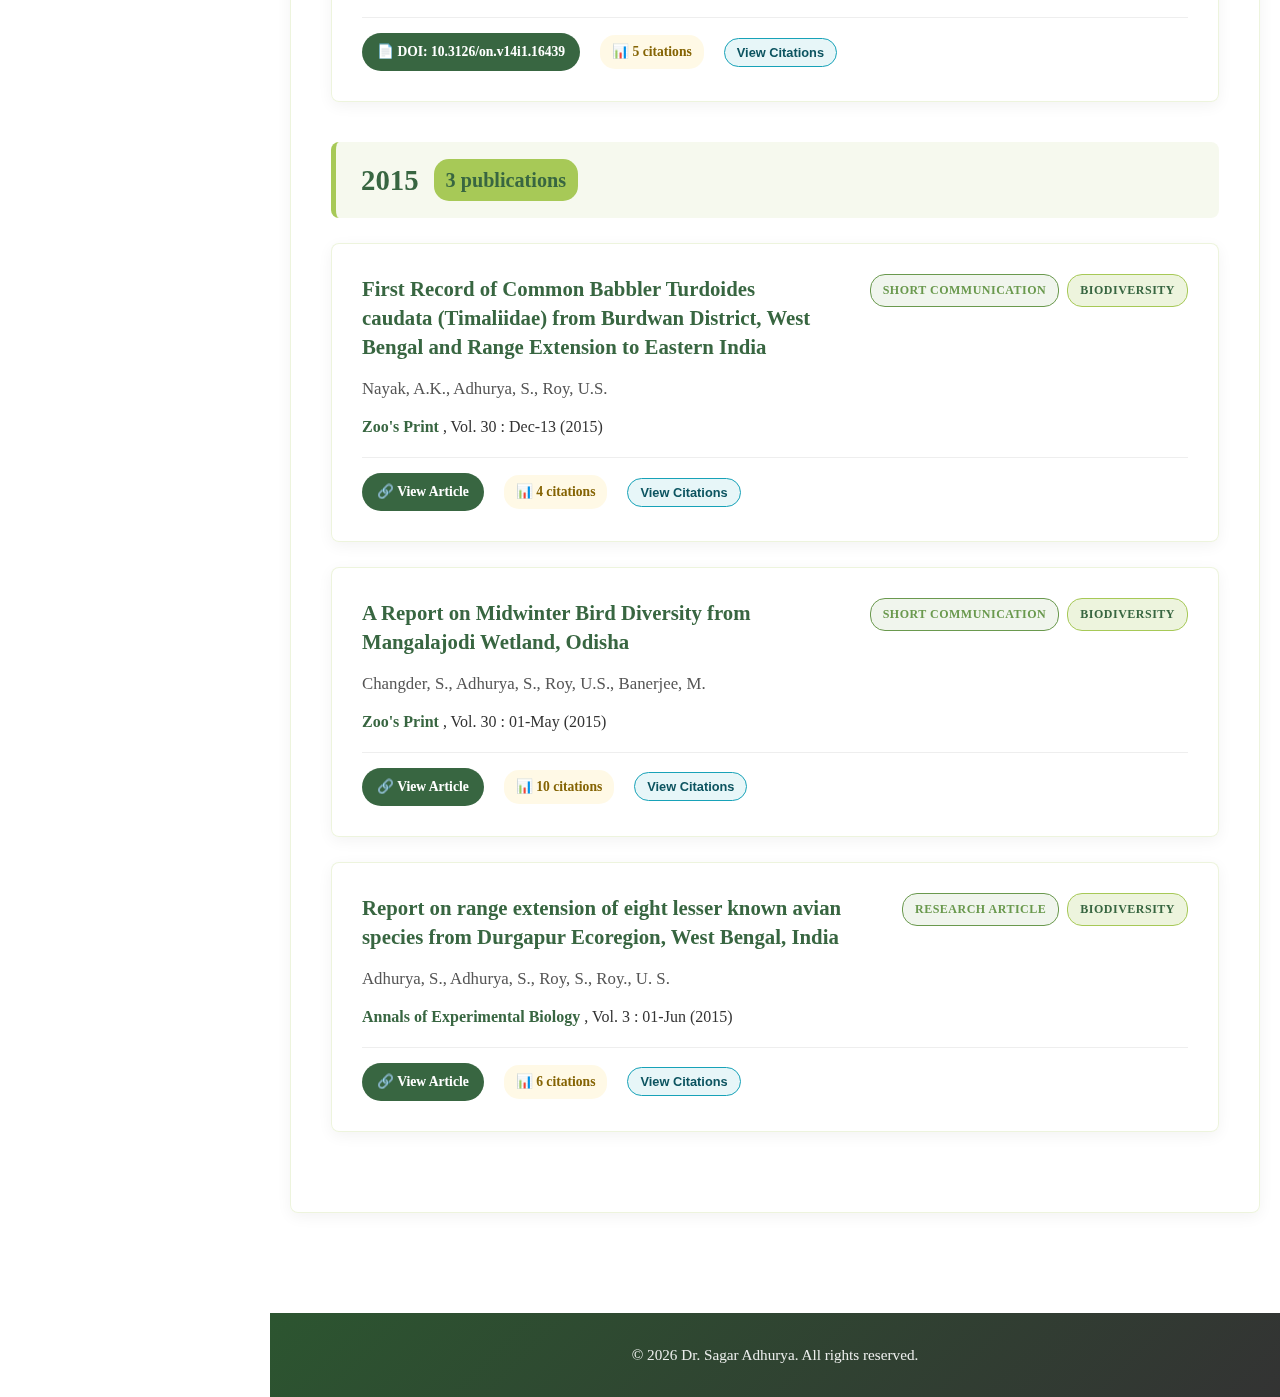
<file: publications.html>
<!DOCTYPE html>
<html lang="en">

<head>
    <meta charset="UTF-8">
    <meta name="viewport" content="width=device-width, initial-scale=1.0">
    <title>Publications - Dr. Sagar Adhurya</title>
    <link rel="stylesheet" href="style.css">
    <link rel="stylesheet" href="style_publications.css">
</head>

<body>
    <div class="page-wrapper">
        <nav>
            <div class="nav-container">
                <div class="nav-brand">Dr. Sagar Adhurya</div>
                <a href="index.html">About Me</a>
                <a href="research.html">Research Experience</a>
                <a href="publications.html" class="active">Publications</a>
                <a href="projects.html">Projects</a>
                <a href="awards.html">Academic Achievements</a>
                <a href="conferences.html">Conferences Attended</a>
                <a href="workshops.html">Workshops Attended</a>
                <a href="talks.html">Invited Talks</a>
                <a href="teaching.html">Teaching</a>
            </div>
        </nav>

        <button class="mobile-nav-toggle" aria-label="Open navigation">
      <svg class="icon-hamburger" viewBox="0 0 24 24" fill="currentColor" aria-hidden="true">
        <path d="M3 18h18v-2H3v2zm0-5h18v-2H3v2zm0-7v2h18V6H3z"/>
      </svg>
      <svg class="icon-close" viewBox="0 0 24 24" fill="currentColor" aria-hidden="true">
        <path d="M19 6.41L17.59 5 12 10.59 6.41 5 5 6.41 10.59 12 5 17.59 6.41 19 12 13.41 17.59 19 19 17.59 13.41 12 19 6.41z"/>
      </svg>
    </button>

        <div class="main-content">
            <header>
                <div class="container">
                    <div class="header-content">
                        <div class="header-info">
                            <h1>Publications</h1>
                            <h2>Research Articles • Reviews • Book Chapters • Data Papers</h2>
                            <h3>Peer-reviewed contributions to ecological sciences and biodiversity research</h3>
                        </div>
                    </div>
                </div>
            </header>

            <main>
                <div class="container">
                    <section id="publications-overview" class="loading publications-overview">
                        <h2 class="section-title">Publication Portfolio</h2>
                        <p>My research portfolio spans multiple domains of ecological science, from theoretical modeling to practical conservation applications. Each publication represents a contribution to our understanding of ecological systems, biodiversity
                            patterns, and conservation strategies. The work encompasses international collaborations and interdisciplinary approaches, reflecting the complex nature of modern ecological research.</p>

                        <div class="publications-stats">
                            <div class="stat-item">
                                <div class="stat-number" id="total-publications">-</div>
                                <div class="stat-label">Publications</div>
                            </div>
                            <div class="stat-item">
                                <div class="stat-number" id="total-citations">-</div>
                                <div class="stat-label">Total Citations</div>
                            </div>
                            <div class="stat-item">
                                <div class="stat-number" id="h-index">-</div>
                                <div class="stat-label">h-index</div>
                            </div>
                            <div class="stat-item">
                                <div class="stat-number" id="i10-index">-</div>
                                <div class="stat-label">i10-index</div>
                            </div>
                            <div class="stat-item">
                                <div class="stat-number" id="first-authored">-</div>
                                <div class="stat-label">First Authored</div>
                            </div>
                            <div class="stat-item">
                                <div class="stat-number" id="research-areas">-</div>
                                <div class="stat-label">Research Areas</div>
                            </div>
                            <div class="stat-item">
                                <div class="stat-number" id="years-active">-</div>
                                <div class="stat-label">Years Active</div>
                            </div>
                        </div>
                    </section>

                    <section id="publications-content" class="loading">
                        <h2 class="section-title">Research Publications</h2>

                        <div class="search-container">
                            <input type="text" class="search-input" id="search-input" placeholder="Search publications by title, author, journal, or keywords...">
                            <svg class="search-icon" width="20" height="20" viewBox="0 0 24 24" fill="currentColor">
                <path d="M15.5 14h-.79l-.28-.27C15.41 12.59 16 11.11 16 9.5 16 5.91 13.09 3 9.5 3S3 5.91 3 9.5 5.91 16 9.5 16c1.61 0 3.09-.59 4.23-1.57l.27.28v.79l5 4.99L20.49 19l-4.99-5zm-6 0C7.01 14 5 11.99 5 9.5S7.01 5 9.5 5 14 7.01 14 9.5 11.99 14 9.5 14z"/>
              </svg>
                        </div>

                        <div class="category-filter" id="category-filter">
                            <button class="filter-btn active" data-category="all">All Publications</button>
                        </div>

                        <div id="publications-container">
                            <div class="loading-spinner">Loading publications...</div>
                        </div>
                    </section>
                </div>
            </main>

            <footer>
                <div class="container">
                    <p>&copy; <span id="current-year">2025</span> Dr. Sagar Adhurya. All rights reserved.</p>
                </div>
            </footer>
        </div>
    </div>

    <button id="backToTopBtn" title="Go to top" aria-label="Back to top">↑</button>
    <script src="script.js"></script>
    <script src="publications.js"></script>
</body>

</html>
</file>
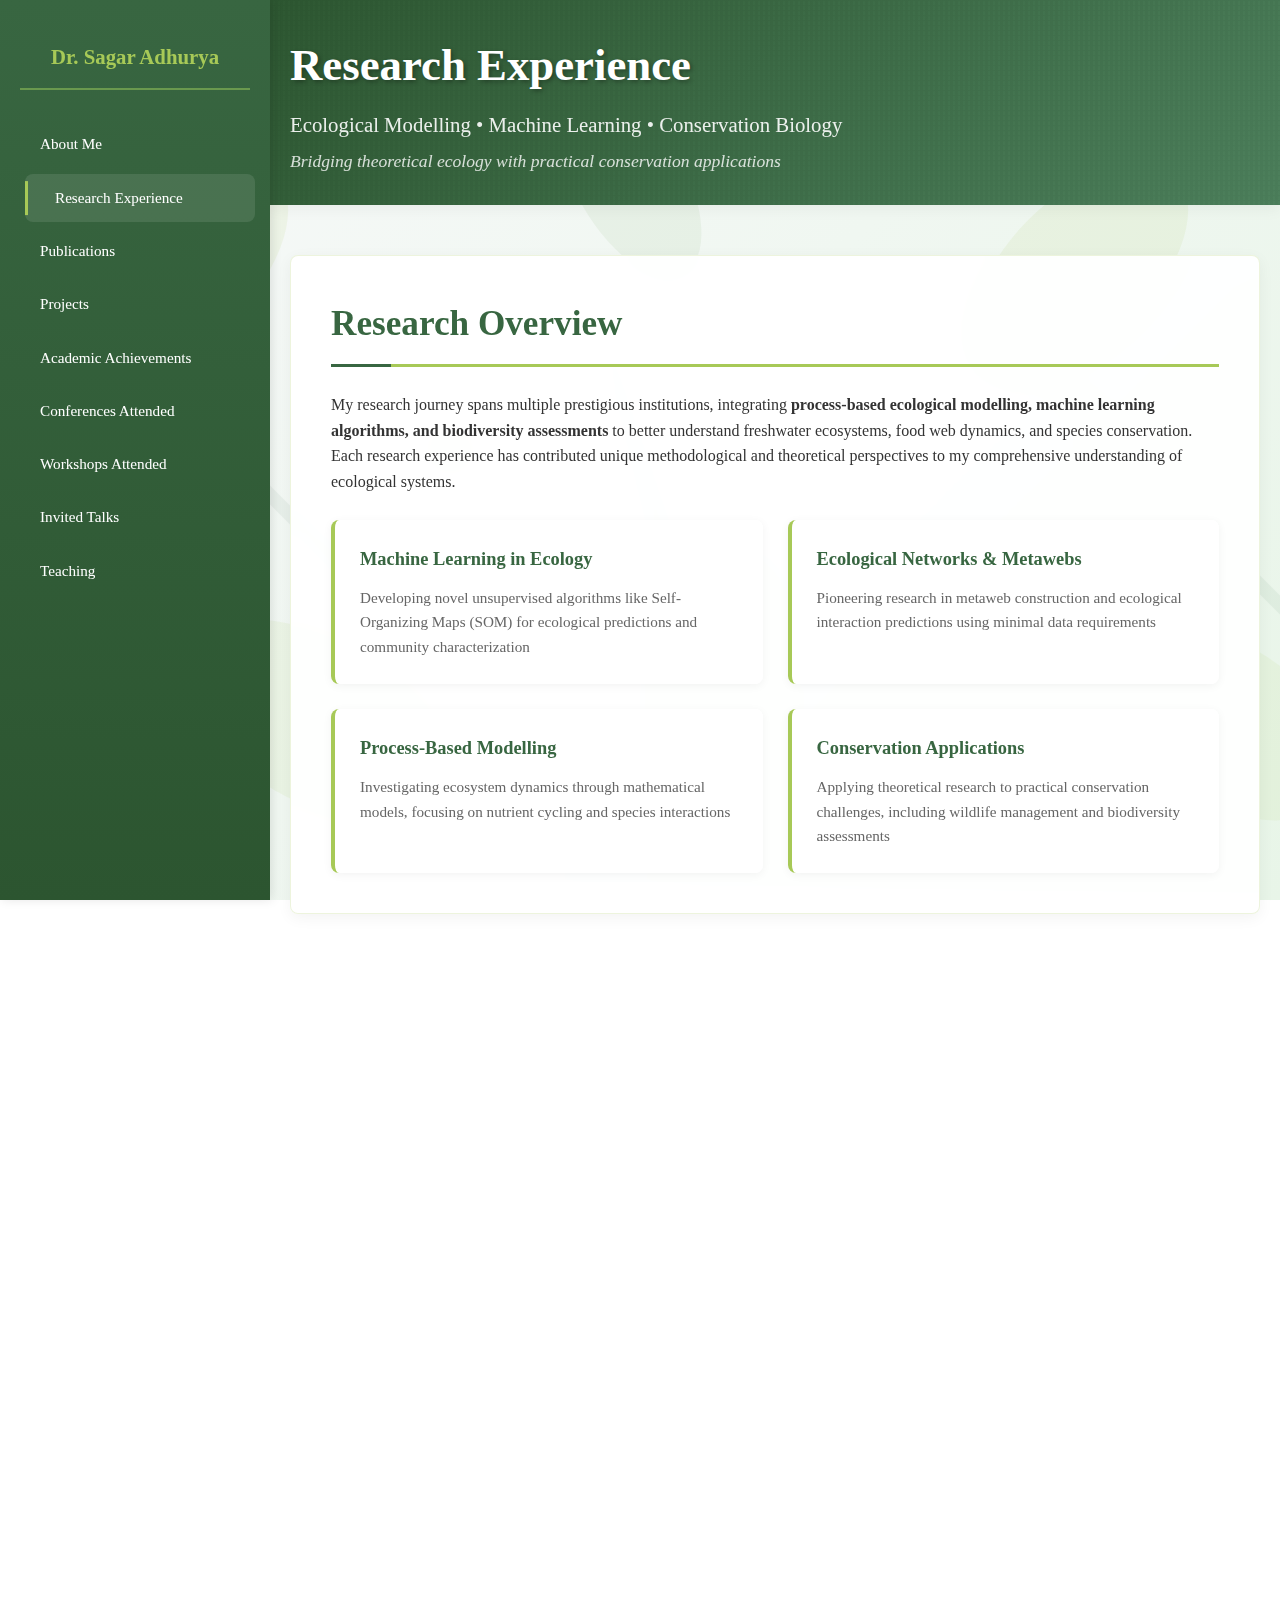
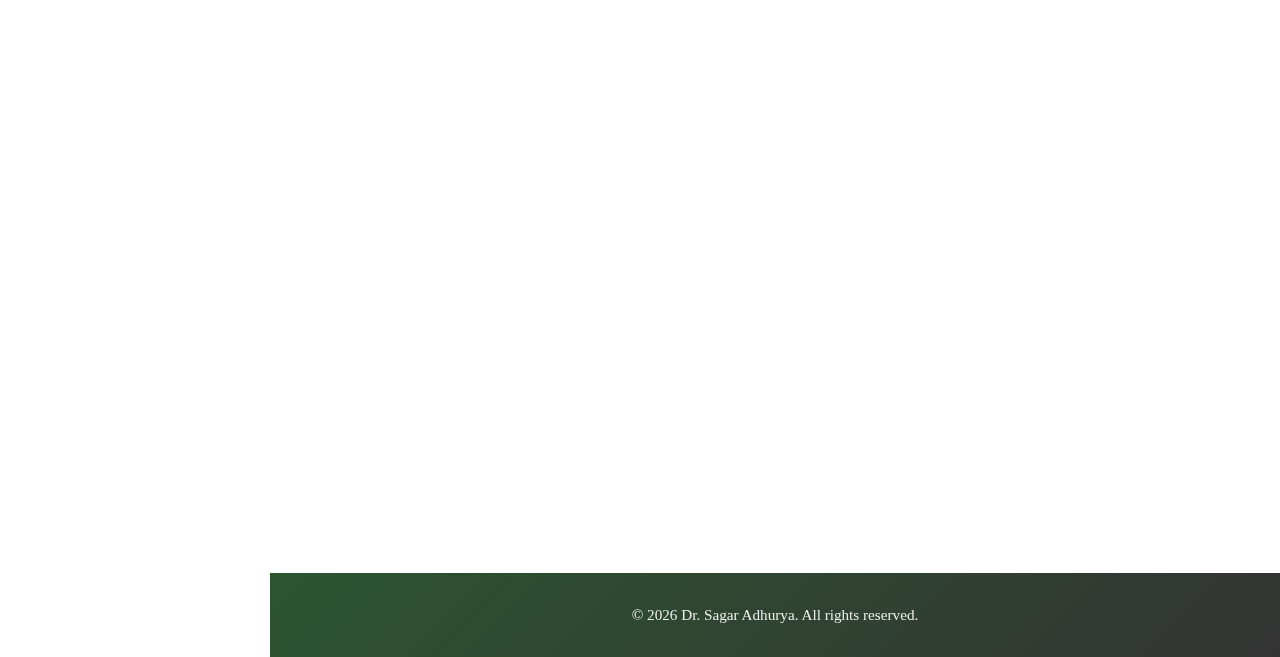
<file: research.html>
<!DOCTYPE html>
<html lang="en">

<head>
    <meta charset="UTF-8">
    <meta name="viewport" content="width=device-width, initial-scale=1.0">
    <title>Research Experience - Dr. Sagar Adhurya</title>
    <link rel="stylesheet" href="style.css">
    <link rel="stylesheet" href="style_research.css">
</head>

<body>
    <div class="page-wrapper">
        <nav role="navigation" aria-label="Main navigation">
            <div class="nav-container">
                <div class="nav-brand">Dr. Sagar Adhurya</div>
                <a href="index.html">About Me</a>
                <a href="research.html" class="active">Research Experience</a>
                <a href="publications.html">Publications</a>
                <a href="projects.html">Projects</a>
                <a href="awards.html">Academic Achievements</a>
                <a href="conferences.html">Conferences Attended</a>
                <a href="workshops.html">Workshops Attended</a>
                <a href="talks.html">Invited Talks</a>
                <a href="teaching.html">Teaching</a>
            </div>
        </nav>

        <button class="mobile-nav-toggle">
            <svg class="icon-hamburger" viewBox="0 0 24 24" fill="currentColor">
                <path d="M3 18h18v-2H3v2zm0-5h18v-2H3v2zm0-7v2h18V6H3z"/>
            </svg>
            <svg class="icon-close" viewBox="0 0 24 24" fill="currentColor">
                <path d="M19 6.41L17.59 5 12 10.59 6.41 5 5 6.41 10.59 12 5 17.59 6.41 19 12 13.41 17.59 19 19 17.59 13.41 12 19 6.41z"/>
            </svg>
        </button>

        <div class="main-content">
            <header>
                <div class="container">
                    <div class="header-content">
                        <div class="header-info">
                            <h1>Research Experience</h1>
                            <h2>Ecological Modelling • Machine Learning • Conservation Biology</h2>
                            <h3>Bridging theoretical ecology with practical conservation applications</h3>
                        </div>
                    </div>
                </div>
            </header>

            <main>
                <div class="container">
                    <!-- Research Overview -->
                    <section id="research-overview" class="loading">
                        <h2 class="section-title">Research Overview</h2>
                        <p>My research journey spans multiple prestigious institutions, integrating <strong>process-based ecological modelling, machine learning algorithms, and biodiversity assessments</strong> to better understand freshwater ecosystems,
                            food web dynamics, and species conservation. Each research experience has contributed unique methodological and theoretical perspectives to my comprehensive understanding of ecological systems.</p>

                        <div class="research-focus-grid">
                            <div class="focus-item">
                                <h4>Machine Learning in Ecology</h4>
                                <p>Developing novel unsupervised algorithms like Self-Organizing Maps (SOM) for ecological predictions and community characterization</p>
                            </div>
                            <div class="focus-item">
                                <h4>Ecological Networks & Metawebs</h4>
                                <p>Pioneering research in metaweb construction and ecological interaction predictions using minimal data requirements</p>
                            </div>
                            <div class="focus-item">
                                <h4>Process-Based Modelling</h4>
                                <p>Investigating ecosystem dynamics through mathematical models, focusing on nutrient cycling and species interactions</p>
                            </div>
                            <div class="focus-item">
                                <h4>Conservation Applications</h4>
                                <p>Applying theoretical research to practical conservation challenges, including wildlife management and biodiversity assessments</p>
                            </div>
                        </div>
                    </section>

                    <!-- Postdoctoral Research at IISER Kolkata -->
                    <section id="iiser-research" class="loading">
                        <h2 class="section-title">Postdoctoral Research at IISER Kolkata</h2>
                        <div class="research-details">
                            <div class="research-header">
                                <div class="research-info">
                                    <h3>Fish Ecology and Behavior Laboratory</h3>
                                    <h4>Indian Institute of Science Education and Research Kolkata</h4>
                                    <p><strong>Duration:</strong> January 2024 – June 2024</p>
                                    <p><strong>Position:</strong> DST Research Associate-II (CEFIPRA project)</p>
                                    <p><strong>Project title:</strong> Using machine learning to understand impacts of water quality and habitat disturbances on fish community structures and patterns in lower eastern Himalayan streams of India and in La
                                        Moselle stream in France</p>
                                    <p class="detail-item"><strong>Supervisor:</strong> <a href="https://www.iiserkol.ac.in/web/en/people/faculty/dbs/anuradhabhat/#gsc.tab=0" , target="_blank" rel="noopener">Anuradha Bhat</a> </p>
                                </div>
                            </div>

                            <div class="research-content">
                                <h4>Research Focus: Machine Learning Applications in Fish Community Analysis</h4>
                                <p>At IISER Kolkata, I applied the <strong>unsupervised machine learning algorithm Self-Organising Map (SOM)</strong>, an artificial neural network-based method, to characterise fish communities into distinct functional groups
                                    based on morphometric features and feeding habits.</p>

                                <div class="methodology-box">
                                    <h5>Key Methodological Contributions:</h5>
                                    <ul>
                                        <li>Applied SOM algorithms for community characterization based on morphometric features and trophic level</li>
                                        <li>Integrated feeding habits and functional traits into machine learning frameworks</li>
                                        <li>Conducted statistical analyses to examine environmental preferences of functional groups</li>
                                        <li>Developed novel approaches for understanding fish community structures in Himalayan streams</li>
                                    </ul>
                                </div>

                                <p>I further applied statistical analyses to examine whether these functional groups exhibited specific environmental preferences, contributing to our understanding of how <strong>water quality and habitat disturbances affect fish community structures</strong>                                    in lower eastern Himalayan streams.</p>
                            </div>
                        </div>
                    </section>

                    <!-- Postdoctoral Research at Kyung Hee University -->
                    <section id="kyunghee-research" class="loading">
                        <h2 class="section-title">Postdoctoral Research at Kyung Hee University</h2>
                        <div class="research-details">
                            <div class="research-header">
                                <div class="research-info">
                                    <h3>Ecology and Ecological Informatics Laboratory</h3>
                                    <h4>Kyung Hee University, Seoul, South Korea</h4>
                                    <p><strong>Duration:</strong> October 2022 – December 2023</p>
                                    <p><strong>Funding:</strong> National Research Foundation of Korea</p>
                                    <p class="detail-item"><strong>Supervisor:</strong> <a href="https://khu.elsevierpure.com/en/persons/young-seuk-park" target="_blank"> Young-Seuk Park</a></p>
                                </div>
                            </div>

                            <div class="research-content">
                                <h4>Research Focus: Metawebs and Ecological Interaction Predictions</h4>
                                <p>My research at Kyung Hee University focused on <strong>metawebs and ecological interaction predictions</strong>, resulting in several groundbreaking contributions to the field of ecological informatics.</p>

                                <div class="achievement-grid">
                                    <div class="achievement-item">
                                        <h5>🔬 Pioneering Review Publication</h5>
                                        <p>Authored a pioneering review article on recent progress in metaweb research, published in <em>Ecological Informatics</em></p>
                                    </div>
                                    <div class="achievement-item">
                                        <h5>🤖 Novel ML Algorithm</h5>
                                        <p>Developed a novel unsupervised machine learning approach to predict ecological interactions using minimal data requirements</p>
                                    </div>
                                    <div class="achievement-item">
                                        <h5>📊 Database Curation</h5>
                                        <p>Curated two comprehensive ecological databases for South Korean ecosystems</p>
                                    </div>
                                    <div class="achievement-item">
                                        <h5>🏆 High-Impact Publication</h5>
                                        <p>Published methodology in <em>Methods in Ecology and Evolution</em> showing superior performance</p>
                                    </div>
                                </div>

                                <div class="methodology-box">
                                    <h5>Key Research Innovations:</h5>
                                    <ul>
                                        <li><strong>Minimal Data Requirements:</strong> Developed methods relying primarily on interaction matrices</li>
                                        <li><strong>High Predictive Accuracy:</strong> Demonstrated superior performance with minimal noise</li>
                                        <li><strong>Multiple Validation Techniques:</strong> Proposed and applied comprehensive evaluation methods</li>
                                        <li><strong>Comparative Analysis:</strong> Showed superior performance compared to existing methods</li>
                                    </ul>
                                </div>

                                <h5>Database Contributions:</h5>
                                <div class="database-grid">
                                    <div class="database-item">
                                        <h6>Functional Groups Database</h6>
                                        <p>A comprehensive database on functional groups of <strong>benthic macroinvertebrates</strong> in South Korean stream ecosystems</p>
                                    </div>
                                    <div class="database-item">
                                        <h6>Metaweb Database</h6>
                                        <p>A metaweb database of <strong>South Korean freshwater ecosystems</strong> with detailed interaction networks</p>
                                    </div>
                                </div>

                                <p>I also conducted research on characterising functional groups using SOM and predicted the metaweb of South Korea, comparing observed and predicted structures as well as regional variations. These comprehensive studies demonstrate
                                    the power of combining machine learning with ecological theory.</p>
                            </div>
                        </div>
                    </section>

                    <!-- Doctoral Research -->
                    <section id="doctoral-research" class="loading">
                        <h2 class="section-title">Doctoral Research at Visva-Bharati University</h2>
                        <div class="research-details">
                            <div class="research-header">
                                <div class="research-info">
                                    <h3>Systems Ecology and Ecological Modelling Laboratory</h3>
                                    <h4>Department of Zoology, Visva-Bharati University</h4>
                                    <p><strong>Duration:</strong> 2016-2022</p>
                                    <p class="detail-item"><strong>Supervisor:</strong> <a href="https://sites.google.com/view/ecomodlabvb/santanu-ray" , target="_blank">Prof. Santanu Ray</a></p>
                                    <p><strong>Thesis:</strong> <em>"Guanotrophication by aquatic avifauna on the dynamics of freshwater ecosystem of Ballavpur, India: a modelling approach"</em></p>
                                </div>
                            </div>

                            <div class="research-content">
                                <h4>Research Focus: Waterbird Impact on Freshwater Ecosystem Dynamics</h4>
                                <p>During my PhD, I investigated how <strong>waterbirds influence phosphorus cycling in freshwater wetlands</strong> through feeding and defecation. While it was known that birds contribute to nutrient enrichment, especially
                                    nitrogen and phosphorus, their role in ecosystem dynamics was not well studied.</p>

                                <div class="methodology-box">
                                    <h5>Research Methodology & Findings:</h5>
                                    <ul>
                                        <li><strong>Pioneering research:</strong> Pioneering research to understand how waterbirds can impact wetland dynamics with the help of Process-based Modelling</li>
                                        <li><strong>Birds can be a major nutrient contributer:</strong> Revealed that birds can be a major nutrient source in these systems</li>
                                        <li><strong>Temporal Dynamics:</strong> Found gradual rather than immediate effects, aligning with previous studies</li>
                                        <li><strong>Internal Regulation:</strong> Discovered that tropical freshwater lake dynamics are primarily regulated by internal nutrient cycling</li>
                                    </ul>
                                </div>

                                <div class="key-findings">
                                    <h5>🔍 Key Scientific Discoveries:</h5>
                                    <div class="findings-grid">
                                        <div class="finding-item">
                                            <h6>Nutrient Source Identification</h6>
                                            <p>Birds serve as major nutrient contributors in oligotrophic wetlands</p>
                                        </div>
                                        <div class="finding-item">
                                            <h6>Temporal Patterns</h6>
                                            <p>Nutrient inputs show gradual, long-term effects rather than immediate impacts</p>
                                        </div>
                                        <div class="finding-item">
                                            <h6>System Regulation</h6>
                                            <p>Internal cycling dominates over external fluxes in tropical freshwater systems</p>
                                        </div>
                                    </div>
                                </div>
                            </div>
                        </div>
                    </section>

                    <!-- Collaborative Research -->
                    <section id="collaborative-research" class="loading">
                        <h2 class="section-title">Collaborative Research During Doctoral Tenure</h2>
                        <p>Alongside my doctoral research, I engaged in several collaborative studies that expanded my expertise in process-based modelling and applied ecology.</p>

                        <div class="collaboration-grid">
                            <div class="collab-item">
                                <h4>🦠 Plant Disease Dynamics</h4>
                                <p><strong>Collaborator:</strong> Dr. Fahad Al Basir</p>
                                <p><strong>Publications:</strong> <em>Bulletin of Mathematical Biology</em>, <em>Computational and Applied Mathematics</em></p>
                                <div class="collab-details">
                                    <ul>
                                        <li>Examined effects of time delays on disease spread</li>
                                        <li>Developed strategies for stage-specific pest control</li>
                                        <li>Applied mathematical modelling to plant-pathogen interactions</li>
                                    </ul>
                                </div>
                            </div>

                            <div class="collab-item">
                                <h4>🌊 Benthic-Pelagic Coupling</h4>
                                <p><strong>Collaborator:</strong> Dr. Swagata Sinha</p>
                                <p><strong>Location:</strong> Kakinada Bay</p>
                                <div class="collab-details">
                                    <ul>
                                        <li>Investigated ecosystem connectivity between benthic and pelagic zones</li>
                                        <li>Applied systems ecology approaches to marine environments</li>
                                        <li>Contributed to understanding of coastal ecosystem dynamics</li>
                                    </ul>
                                </div>
                            </div>

                            <div class="collab-item">
                                <h4>🦐 Biocontrol Applications</h4>
                                <p><strong>Collaborator:</strong> Dr. Netri Datta</p>
                                <p><strong>Focus:</strong> <em>Macrobrachium lamarrei</em> as biocontrol agent</p>
                                <div class="collab-details">
                                    <ul>
                                        <li>Explored use of prawns against fish louse <em>Argulus</em></li>
                                        <li>Applied PBM approaches to biocontrol strategies</li>
                                        <li>Contributed to sustainable aquaculture practices</li>
                                    </ul>
                                </div>
                            </div>
                        </div>
                    </section>

                    <!-- WINGS Conservation Research -->
                    <section id="wings-research" class="loading">
                        <h2 class="section-title">Research and Conservation Activities with WINGS</h2>
                        <p>Beyond formal research, I remain actively engaged with the <strong>Wildlife Information and Nature Guides Society (WINGS)</strong>. Driven by personal interest in wildlife conservation, I have developed a comprehensive research
                            program focused on biodiversity assessment and conservation planning.</p>

                        <div class="wings-activities">
                            <div class="wings-section">
                                <h4>🐺 Indian Grey Wolf Conservation Projects</h4>
                                <div class="project-highlights">
                                    <div class="project-item">
                                        <h5>WWF-India Conservation Catalyst Grant</h5>
                                        <p><strong>Amount:</strong> ₹6 Lakh | <strong>Role:</strong> Principal Investigator</p>
                                        <p><strong>Duration:</strong> May 2024 - October 2025</p>
                                    </div>
                                    <div class="project-item">
                                        <h5>The Habitat Trust Action Grant</h5>
                                        <p><strong>Amount:</strong> ₹25 Lakh | <strong>Role:</strong> Co-Principal Investigator</p>
                                        <p><strong>Duration:</strong> March 2025 - February 2027</p>
                                    </div>
                                </div>
                            </div>

                            <div class="wings-section">
                                <h4>📊 Biodiversity Research & Management</h4>
                                <div class="biodiversity-activities">
                                    <div class="activity-item">
                                        <h5>Avian Diversity Publications</h5>
                                        <p>Published several research articles on regional avian diversity patterns and conservation status</p>
                                    </div>
                                    <div class="activity-item">
                                        <h5>Wildlife Management Planning</h5>
                                        <p>Conducting biodiversity studies and developing wildlife management plans for various corporate organizations</p>
                                    </div>
                                    <div class="activity-item">
                                        <h5>Biodiversity of West Bengal Database</h5>
                                        <p>Leading the development of a comprehensive state-level biodiversity database</p>
                                    </div>
                                </div>
                            </div>
                        </div>
                    </section>

                    <!-- Research Impact & Future Directions -->
                    <section id="research-impact" class="loading">
                        <h2 class="section-title">Research Impact & Future Directions</h2>
                        <div class="impact-summary">
                            <div class="impact-stats">
                                <div class="stat-item">
                                    <div class="stat-number">37+</div>
                                    <div class="stat-label">Publications</div>
                                    <div class="stat-detail">High-impact research articles</div>
                                </div>
                                <div class="stat-item">
                                    <div class="stat-number">3</div>
                                    <div class="stat-label">Institutions</div>
                                    <div class="stat-detail">International research experience</div>
                                </div>
                                <div class="stat-item">
                                    <div class="stat-number">8+</div>
                                    <div class="stat-label">Projects</div>
                                    <div class="stat-detail">Funded research initiatives</div>
                                </div>
                                <div class="stat-item">
                                    <div class="stat-number">₹38+</div>
                                    <div class="stat-label">Lakh</div>
                                    <div class="stat-detail">Research funding secured</div>
                                </div>
                            </div>

                            <div class="future-directions">
                                <h4>Future Research Directions</h4>
                                <p>My research continues to evolve at the intersection of <strong>machine learning, ecological modelling, and conservation biology</strong>. Future work will focus on developing more sophisticated predictive models for ecosystem
                                    management, expanding the application of AI in conservation, and bridging the gap between theoretical ecology and practical conservation outcomes.</p>
                            </div>
                        </div>
                    </section>
                </div>
            </main>

            <footer>
                <div class="container">
                    <p>&copy; <span id="current-year">2025</span> Dr. Sagar Adhurya. All rights reserved.</p>
                </div>
            </footer>
        </div>
    </div>

    <button id="backToTopBtn" title="Go to top">↑</button>

    <script src="script.js"></script>
</body>

</html>
</file>
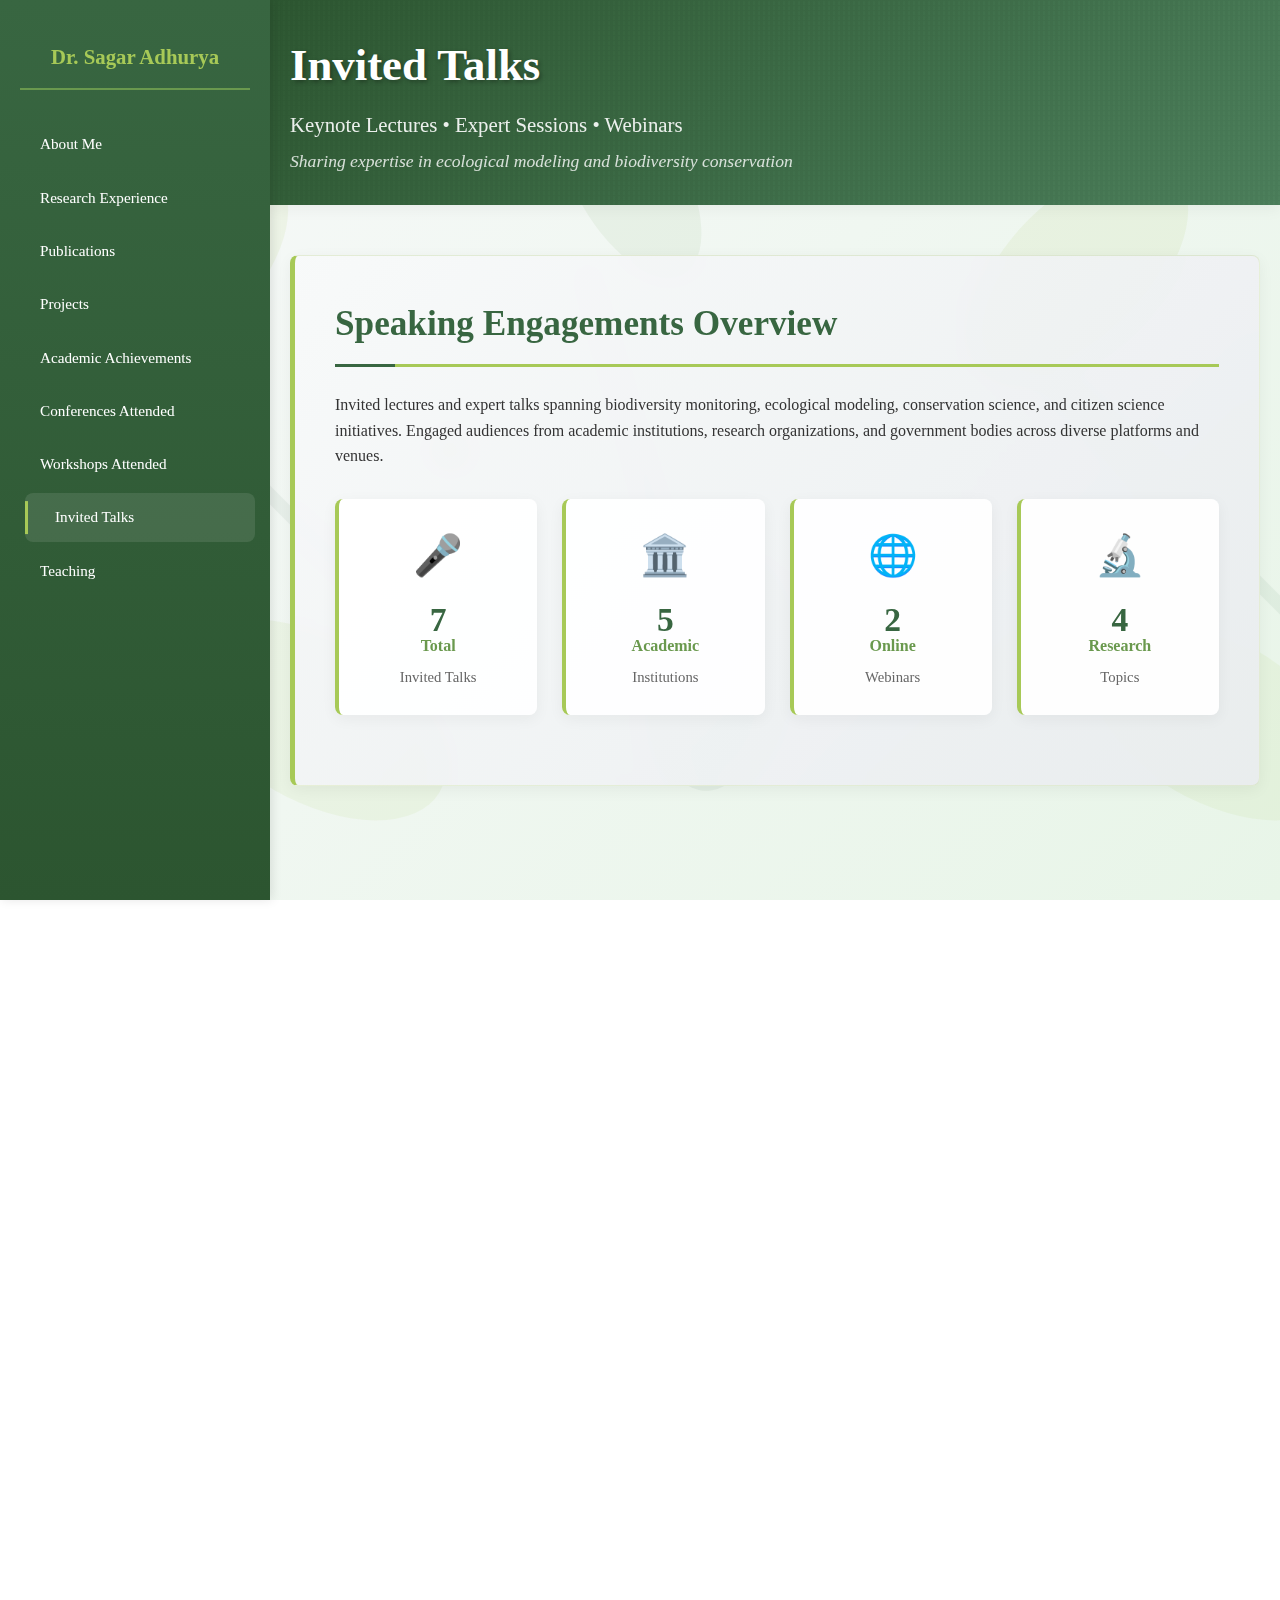
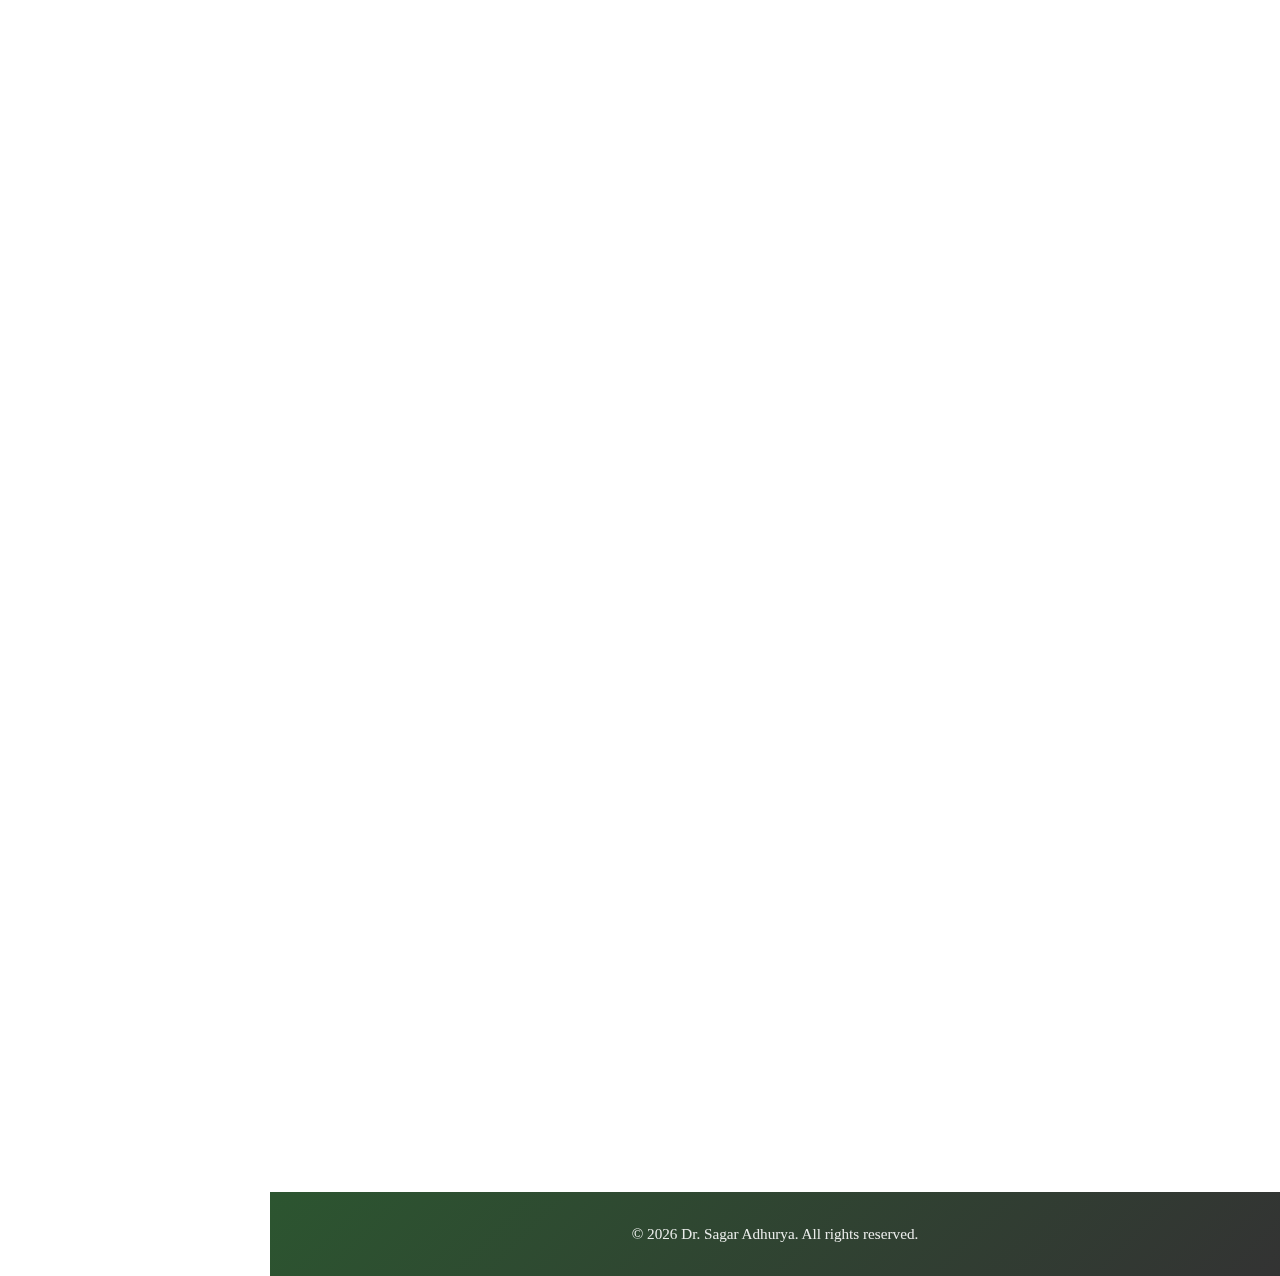
<file: talks.html>
<!DOCTYPE html>
<html lang="en">

<head>
    <meta charset="UTF-8">
    <meta name="viewport" content="width=device-width, initial-scale=1.0">
    <title>Invited Talks - Dr. Sagar Adhurya</title>
    <link rel="stylesheet" href="style.css">
    <style>
        /* Talks-specific styles inline to avoid conflicts */
        
        .talks-overview {
            background: linear-gradient(135deg, rgba(248, 249, 250, 0.9) 0%, rgba(233, 236, 239, 0.9) 100%);
            border-left: 5px solid var(--accent-color);
        }
        
        .stats-grid {
            display: grid;
            grid-template-columns: repeat(auto-fit, minmax(200px, 1fr));
            gap: 25px;
            margin: 30px 0;
        }
        
        .stat-card {
            background: rgba(255, 255, 255, 0.95);
            padding: 25px 20px;
            border-radius: var(--border-radius);
            text-align: center;
            box-shadow: var(--box-shadow);
            border-left: 4px solid var(--accent-color);
            transition: var(--transition);
        }
        
        .stat-card:hover {
            transform: translateY(-5px);
            box-shadow: 0 8px 25px rgba(0, 0, 0, 0.12);
            border-left-color: var(--primary-color);
        }
        
        .stat-icon {
            font-size: 2.5em;
            margin-bottom: 15px;
            display: block;
        }
        
        .stat-number {
            font-size: 2.1em;
            font-weight: 700;
            color: var(--primary-color);
            line-height: 1;
        }
        
        .stat-unit {
            font-size: 1em;
            color: var(--secondary-color);
            font-weight: 600;
            margin-top: -4px;
        }
        
        .stat-label {
            font-size: 0.92em;
            color: #666;
            margin-top: 8px;
        }
        
        .talks-grid {
            display: grid;
            grid-template-columns: repeat(auto-fit, minmax(380px, 1fr));
            gap: 28px;
            margin-top: 30px;
        }
        
        .talk-card {
            background: rgba(255, 255, 255, 0.95);
            border-radius: var(--border-radius);
            padding: 30px;
            box-shadow: var(--box-shadow);
            border-left: 5px solid var(--accent-color);
            transition: var(--transition);
            position: relative;
        }
        
        .talk-card:hover {
            transform: translateY(-3px);
            box-shadow: 0 12px 35px rgba(0, 0, 0, 0.15);
            border-left-color: var(--primary-color);
        }
        
        .talk-card.keynote {
            border-left-color: var(--primary-color);
            box-shadow: 0 6px 25px rgba(0, 0, 0, 0.1);
        }
        
        .talk-card.webinar {
            border-left-color: var(--secondary-color);
            box-shadow: 0 6px 25px rgba(0, 0, 0, 0.1);
        }
        
        .keynote-badge {
            position: absolute;
            top: -10px;
            right: 20px;
            background: var(--primary-color);
            color: white;
            padding: 6px 14px;
            border-radius: 16px;
            font-size: 0.8em;
            font-weight: 700;
        }
        
        .webinar-badge {
            position: absolute;
            top: -10px;
            right: 20px;
            background: var(--secondary-color);
            color: white;
            padding: 6px 14px;
            border-radius: 16px;
            font-size: 0.8em;
            font-weight: 700;
        }
        
        .talk-header {
            display: flex;
            align-items: flex-start;
            gap: 20px;
            margin-bottom: 18px;
        }
        
        .talk-icon {
            font-size: 2.8em;
            width: 70px;
            height: 70px;
            display: flex;
            align-items: center;
            justify-content: center;
            background: rgba(167, 201, 87, 0.1);
            border-radius: 50%;
            flex-shrink: 0;
        }
        
        .talk-meta h3 {
            color: var(--primary-color);
            font-size: 1.2em;
            margin: 0 0 8px;
            line-height: 1.3;
        }
        
        .talk-event {
            color: var(--secondary-color);
            font-weight: 600;
            font-size: 1.05em;
            margin-bottom: 4px;
        }
        
        .talk-organizer {
            color: #666;
            font-size: 0.95em;
            margin-bottom: 4px;
        }
        
        .talk-date {
            color: #666;
            font-size: 0.9em;
        }
        
        .talk-type {
            background: rgba(106, 153, 78, 0.1);
            color: var(--secondary-color);
            padding: 4px 12px;
            border-radius: 20px;
            font-size: 0.85em;
            font-weight: 600;
            display: inline-block;
            margin-top: 8px;
        }
        
        .talk-details {
            margin: 16px 0;
            background: rgba(248, 249, 250, 0.8);
            padding: 16px;
            border-radius: var(--border-radius);
            border-left: 3px solid var(--secondary-color);
        }
        
        .talk-details h5 {
            color: var(--primary-color);
            margin: 0 0 10px;
            font-size: 1.05em;
        }
        
        .talk-details p {
            margin: 0 0 8px;
            font-size: 0.95em;
            color: #555;
        }
        
        .talk-audience {
            background: rgba(167, 201, 87, 0.1);
            color: var(--primary-color);
            padding: 6px 12px;
            border-radius: 15px;
            font-size: 0.85em;
            font-weight: 600;
            display: inline-block;
            margin-top: 10px;
        }
        
        .timeline-talks {
            margin-top: 30px;
        }
        
        .timeline-grid {
            display: grid;
            grid-template-columns: repeat(auto-fit, minmax(320px, 1fr));
            gap: 20px;
        }
        
        .timeline-card {
            background: rgba(255, 255, 255, 0.95);
            padding: 20px;
            border-radius: var(--border-radius);
            box-shadow: var(--box-shadow);
            border-top: 4px solid var(--accent-color);
            transition: var(--transition);
            position: relative;
        }
        
        .timeline-card:hover {
            transform: translateY(-2px);
            box-shadow: 0 8px 24px rgba(0, 0, 0, 0.12);
        }
        
        .timeline-year {
            position: absolute;
            top: -12px;
            left: 20px;
            background: var(--primary-color);
            color: white;
            padding: 4px 12px;
            border-radius: 12px;
            font-size: 0.8em;
            font-weight: 700;
        }
        
        .timeline-card h4 {
            color: var(--primary-color);
            font-size: 1.1em;
            line-height: 1.3;
            margin: 15px 0 10px;
        }
        
        .timeline-organizer {
            color: var(--secondary-color);
            font-weight: 600;
            font-size: 0.95em;
            margin-bottom: 8px;
        }
        
        .timeline-details {
            color: #555;
            font-size: 0.9em;
            line-height: 1.6;
        }
        
        @media (max-width: 768px) {
            .stats-grid {
                grid-template-columns: repeat(2, 1fr);
            }
            .talks-grid,
            .timeline-grid {
                grid-template-columns: 1fr;
            }
            .talk-header {
                flex-direction: column;
                text-align: center;
                gap: 15px;
            }
        }
        
        @media (max-width: 480px) {
            .stats-grid {
                grid-template-columns: 1fr;
            }
        }
    </style>
</head>

<body>
    <div class="page-wrapper">
        <nav>
            <div class="nav-container">
                <div class="nav-brand">Dr. Sagar Adhurya</div>
                <a href="index.html">About Me</a>
                <a href="research.html">Research Experience</a>
                <a href="publications.html">Publications</a>
                <a href="projects.html">Projects</a>
                <a href="awards.html">Academic Achievements</a>
                <a href="conferences.html">Conferences Attended</a>
                <a href="workshops.html">Workshops Attended</a>
                <a href="talks.html" class="active">Invited Talks</a>
                <a href="teaching.html">Teaching</a>
            </div>
        </nav>

        <button class="mobile-nav-toggle" aria-label="Open navigation">
      <svg class="icon-hamburger" viewBox="0 0 24 24" fill="currentColor" aria-hidden="true">
        <path d="M3 18h18v-2H3v2zm0-5h18v-2H3v2zm0-7v2h18V6H3z"/>
      </svg>
      <svg class="icon-close" viewBox="0 0 24 24" fill="currentColor" aria-hidden="true">
        <path d="M19 6.41L17.59 5 12 10.59 6.41 5 5 6.41 10.59 12 5 17.59 6.41 19 12 13.41 17.59 19 19 17.59 13.41 12 19 6.41z"/>
      </svg>
    </button>

        <div class="main-content">
            <header>
                <div class="container">
                    <div class="header-content">
                        <div class="header-info">
                            <h1>Invited Talks</h1>
                            <h2>Keynote Lectures • Expert Sessions • Webinars</h2>
                            <h3>Sharing expertise in ecological modeling and biodiversity conservation</h3>
                        </div>
                    </div>
                </div>
            </header>

            <main>
                <div class="container">
                    <!-- Overview -->
                    <section id="talks-overview" class="loading talks-overview">
                        <h2 class="section-title">Speaking Engagements Overview</h2>
                        <p>Invited lectures and expert talks spanning biodiversity monitoring, ecological modeling, conservation science, and citizen science initiatives. Engaged audiences from academic institutions, research organizations, and government
                            bodies across diverse platforms and venues.</p>

                        <div class="stats-grid">
                            <div class="stat-card">
                                <div class="stat-icon">🎤</div>
                                <div class="stat-number">7</div>
                                <div class="stat-unit">Total</div>
                                <div class="stat-label">Invited Talks</div>
                            </div>
                            <div class="stat-card">
                                <div class="stat-icon">🏛️</div>
                                <div class="stat-number">5</div>
                                <div class="stat-unit">Academic</div>
                                <div class="stat-label">Institutions</div>
                            </div>
                            <div class="stat-card">
                                <div class="stat-icon">🌐</div>
                                <div class="stat-number">2</div>
                                <div class="stat-unit">Online</div>
                                <div class="stat-label">Webinars</div>
                            </div>
                            <div class="stat-card">
                                <div class="stat-icon">🔬</div>
                                <div class="stat-number">4</div>
                                <div class="stat-unit">Research</div>
                                <div class="stat-label">Topics</div>
                            </div>
                        </div>
                    </section>

                    <!-- Recent Talks (2022) -->
                    <section id="recent-talks" class="loading">
                        <h2 class="section-title">Recent Expert Lectures (2022)</h2>

                        <div class="talks-grid">
                            <div class="talk-card keynote">
                                <div class="keynote-badge">Keynote</div>

                                <div class="talk-header">
                                    <div class="talk-icon">🔬</div>
                                    <div class="talk-meta">
                                        <h3>Biodiversity monitoring and Citizen Science</h3>
                                        <div class="talk-event">One day Workshop on Biodiversity Monitoring and Citizen Science</div>
                                        <div class="talk-organizer">Krishna Chandra College, Hetampur</div>
                                        <div class="talk-date">August 17, 2022</div>
                                        <div class="talk-type">Resource Person</div>
                                    </div>
                                </div>

                                <div class="talk-details">
                                    <h5>Lecture Focus</h5>
                                    <p>Comprehensive overview of modern biodiversity monitoring techniques and the crucial role of citizen science in ecological research and conservation efforts.</p>
                                </div>

                                <div class="talk-audience">Academic Workshop</div>
                            </div>

                            <div class="talk-card keynote">
                                <div class="keynote-badge">Keynote Series</div>

                                <div class="talk-header">
                                    <div class="talk-icon">🌊</div>
                                    <div class="talk-meta">
                                        <h3>Dynamic Modelling in Ecosystem Management</h3>
                                        <div class="talk-event">Ecosystem Modelling: Towards Management of Inland Fisheries</div>
                                        <div class="talk-organizer">ICAR-Central Inland Fisheries Research Institute, Kolkata</div>
                                        <div class="talk-date">July 27 - August 2, 2022</div>
                                        <div class="talk-type">Theory & Practical Sessions</div>
                                    </div>
                                </div>

                                <div class="talk-details">
                                    <h5>Lecture Series Focus</h5>
                                    <p>Two comprehensive lectures covering theoretical foundations and practical applications of dynamic modeling in ecosystem management, specifically tailored for inland fisheries research.</p>
                                </div>

                                <div class="talk-audience">Research Training Program</div>
                            </div>

                            <div class="talk-card keynote">
                                <div class="talk-header">
                                    <div class="talk-icon">💻</div>
                                    <div class="talk-meta">
                                        <h3>Demonstration of STELLA software</h3>
                                        <div class="talk-event">Six-day e-workshop on Statistical and Geospatial Techniques in Biology</div>
                                        <div class="talk-organizer">Department of Conservation Biology and IQAC, Durgapur Government College</div>
                                        <div class="talk-date">January 17, 2022</div>
                                        <div class="talk-type">Software Training</div>
                                    </div>
                                </div>

                                <div class="talk-details">
                                    <h5>Workshop Focus</h5>
                                    <p>Hands-on demonstration of STELLA software for systems thinking and dynamic modeling applications in biological and ecological research contexts.</p>
                                </div>

                                <div class="talk-audience">E-workshop Training</div>
                            </div>
                        </div>
                    </section>

                    <!-- Environmental & Conservation Talks -->
                    <section id="environmental-talks" class="loading">
                        <h2 class="section-title">Environmental & Conservation Lectures</h2>

                        <div class="talks-grid">
                            <div class="talk-card webinar">
                                <div class="webinar-badge">Earth Day Webinar</div>

                                <div class="talk-header">
                                    <div class="talk-icon">🌱</div>
                                    <div class="talk-meta">
                                        <h3>Greener ECL</h3>
                                        <div class="talk-event">Restoration of Mining Environment - a way forward</div>
                                        <div class="talk-organizer">Environment Department, Eastern Coalfield Limited</div>
                                        <div class="talk-date">April 22, 2021</div>
                                        <div class="talk-type">World Earth Day Webinar</div>
                                    </div>
                                </div>

                                <div class="talk-details">
                                    <h5>Webinar Context</h5>
                                    <p>Special lecture delivered during World Earth Day celebrations as part of 'Bharat ka Amrit Mahotsav' to celebrate 75 years of Independence, focusing on sustainable mining practices and environmental restoration.</p>
                                </div>

                                <div class="talk-audience">Corporate Environmental Initiative</div>
                            </div>

                            <div class="talk-card">
                                <div class="talk-header">
                                    <div class="talk-icon">🦅</div>
                                    <div class="talk-meta">
                                        <h3>Ethical Birding</h3>
                                        <div class="talk-event">WCM Seminar</div>
                                        <div class="talk-organizer">Wildlife Conservation Murshidabad</div>
                                        <div class="talk-date">November 17, 2018</div>
                                        <div class="talk-type">Conservation Seminar</div>
                                    </div>
                                </div>

                                <div class="talk-details">
                                    <h5>Lecture Focus</h5>
                                    <p><strong>Venue:</strong> Rabindra Sadan, RN Tagore Road, Berhampore, West Bengal</p>
                                    <p>Comprehensive discussion on ethical practices in birdwatching, responsible wildlife observation, and conservation-oriented birding methodologies.</p>
                                </div>

                                <div class="talk-audience">Conservation Community</div>
                            </div>
                        </div>
                    </section>

                    <!-- Citizen Science & Training Talks -->
                    <section id="training-talks" class="loading">
                        <h2 class="section-title">Citizen Science & Training Programs</h2>

                        <div class="talks-grid">
                            <div class="talk-card">
                                <div class="talk-header">
                                    <div class="talk-icon">📱</div>
                                    <div class="talk-meta">
                                        <h3>eBird Workshop and Basics of Birding</h3>
                                        <div class="talk-event">Department Guest Lecture</div>
                                        <div class="talk-organizer">Department of Zoology, Krishnath College, Berhampore</div>
                                        <div class="talk-date">October 4, 2018</div>
                                        <div class="talk-type">Educational Outreach</div>
                                    </div>
                                </div>

                                <div class="talk-details">
                                    <h5>Workshop Focus</h5>
                                    <p>Training session on eBird platform usage, citizen science participation in ornithological research, and fundamental birdwatching techniques for students and faculty.</p>
                                </div>

                                <div class="talk-audience">Academic Department</div>
                            </div>

                            <div class="talk-card">
                                <div class="talk-header">
                                    <div class="talk-icon">📷</div>
                                    <div class="talk-meta">
                                        <h3>eBird Workshop</h3>
                                        <div class="talk-event">Bird Survey and Wildlife Photography</div>
                                        <div class="talk-organizer">Departments of Zoology, Botany and Conservation Biology, Durgapur Government College</div>
                                        <div class="talk-date">February 15, 2017</div>
                                        <div class="talk-type">Know Your Campus Program</div>
                                    </div>
                                </div>

                                <div class="talk-details">
                                    <h5>Workshop Context</h5>
                                    <p>One-day interdisciplinary workshop combining eBird training with wildlife photography techniques as part of campus biodiversity awareness and documentation program.</p>
                                </div>

                                <div class="talk-audience">Campus Community</div>
                            </div>
                        </div>
                    </section>

                    <!-- Timeline Overview -->
                    <section id="talks-timeline" class="loading">
                        <h2 class="section-title">Speaking Engagement Timeline</h2>

                        <div class="timeline-talks">
                            <div class="timeline-grid">
                                <div class="timeline-card">
                                    <div class="timeline-year">2022</div>
                                    <h4>Professional Training & Biodiversity Monitoring</h4>
                                    <div class="timeline-organizer">Academic Institutions & Research Organizations</div>
                                    <div class="timeline-details">
                                        Peak year of invited lectures including keynote sessions on citizen science, dynamic modeling for fisheries research, and STELLA software demonstrations across multiple prestigious institutions.
                                    </div>
                                </div>

                                <div class="timeline-card">
                                    <div class="timeline-year">2021</div>
                                    <h4>Environmental Restoration & Mining</h4>
                                    <div class="timeline-organizer">Eastern Coalfield Limited</div>
                                    <div class="timeline-details">
                                        Special World Earth Day webinar on sustainable mining practices and environmental restoration as part of national independence celebration initiatives.
                                    </div>
                                </div>

                                <div class="timeline-card">
                                    <div class="timeline-year">2018</div>
                                    <h4>Wildlife Conservation & Ethical Practices</h4>
                                    <div class="timeline-organizer">Wildlife Conservation Organizations</div>
                                    <div class="timeline-details">
                                        Expert lectures on ethical birding practices and eBird platform training for academic departments and conservation communities across West Bengal.
                                    </div>
                                </div>

                                <div class="timeline-card">
                                    <div class="timeline-year">2017</div>
                                    <h4>Campus Biodiversity Awareness</h4>
                                    <div class="timeline-organizer">Durgapur Government College</div>
                                    <div class="timeline-details">
                                        Inaugural campus biodiversity program combining citizen science training with wildlife photography workshops for interdisciplinary student and faculty engagement.
                                    </div>
                                </div>
                            </div>
                        </div>
                    </section>
                </div>
            </main>

            <footer>
                <div class="container">
                    <p>&copy; <span id="current-year">2025</span> Dr. Sagar Adhurya. All rights reserved.</p>
                </div>
            </footer>
        </div>
    </div>

    <button id="backToTopBtn" title="Go to top" aria-label="Back to top">↑</button>
    <script src="script.js"></script>
</body>

</html>
</file>
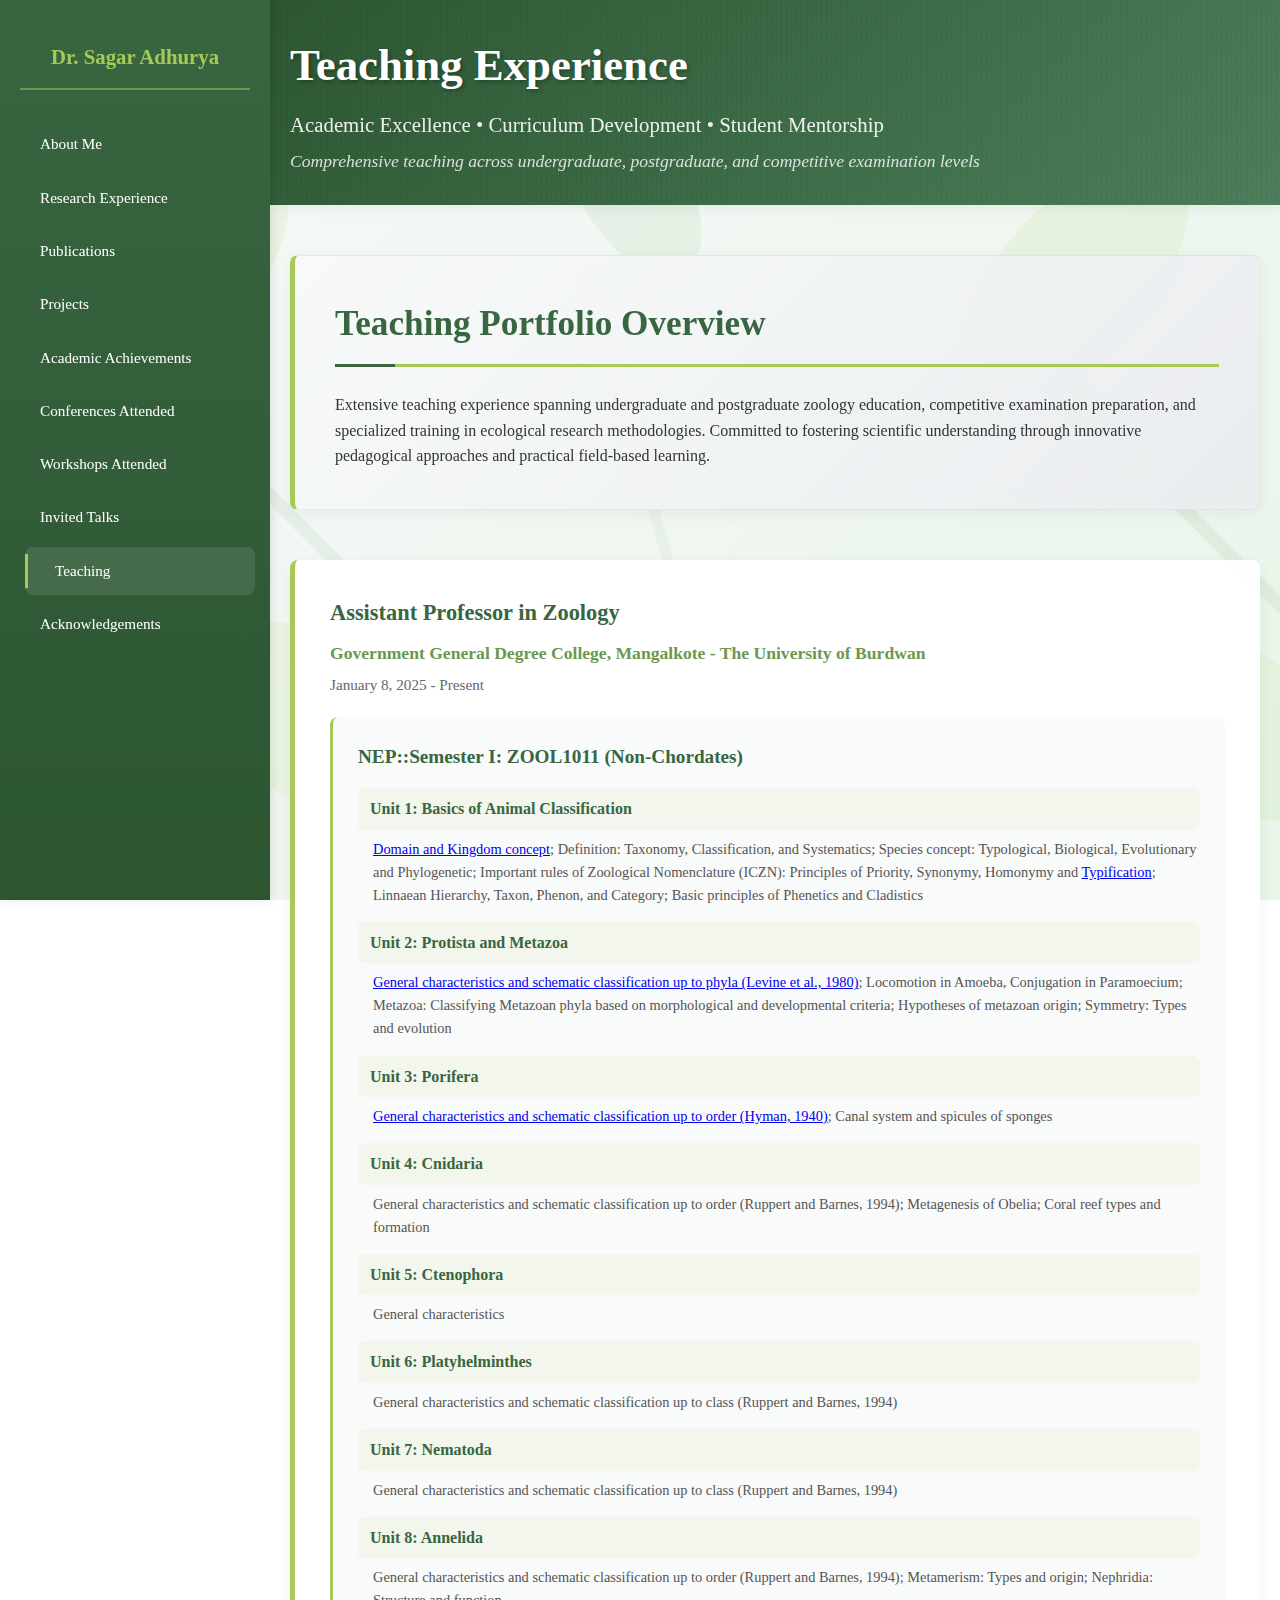
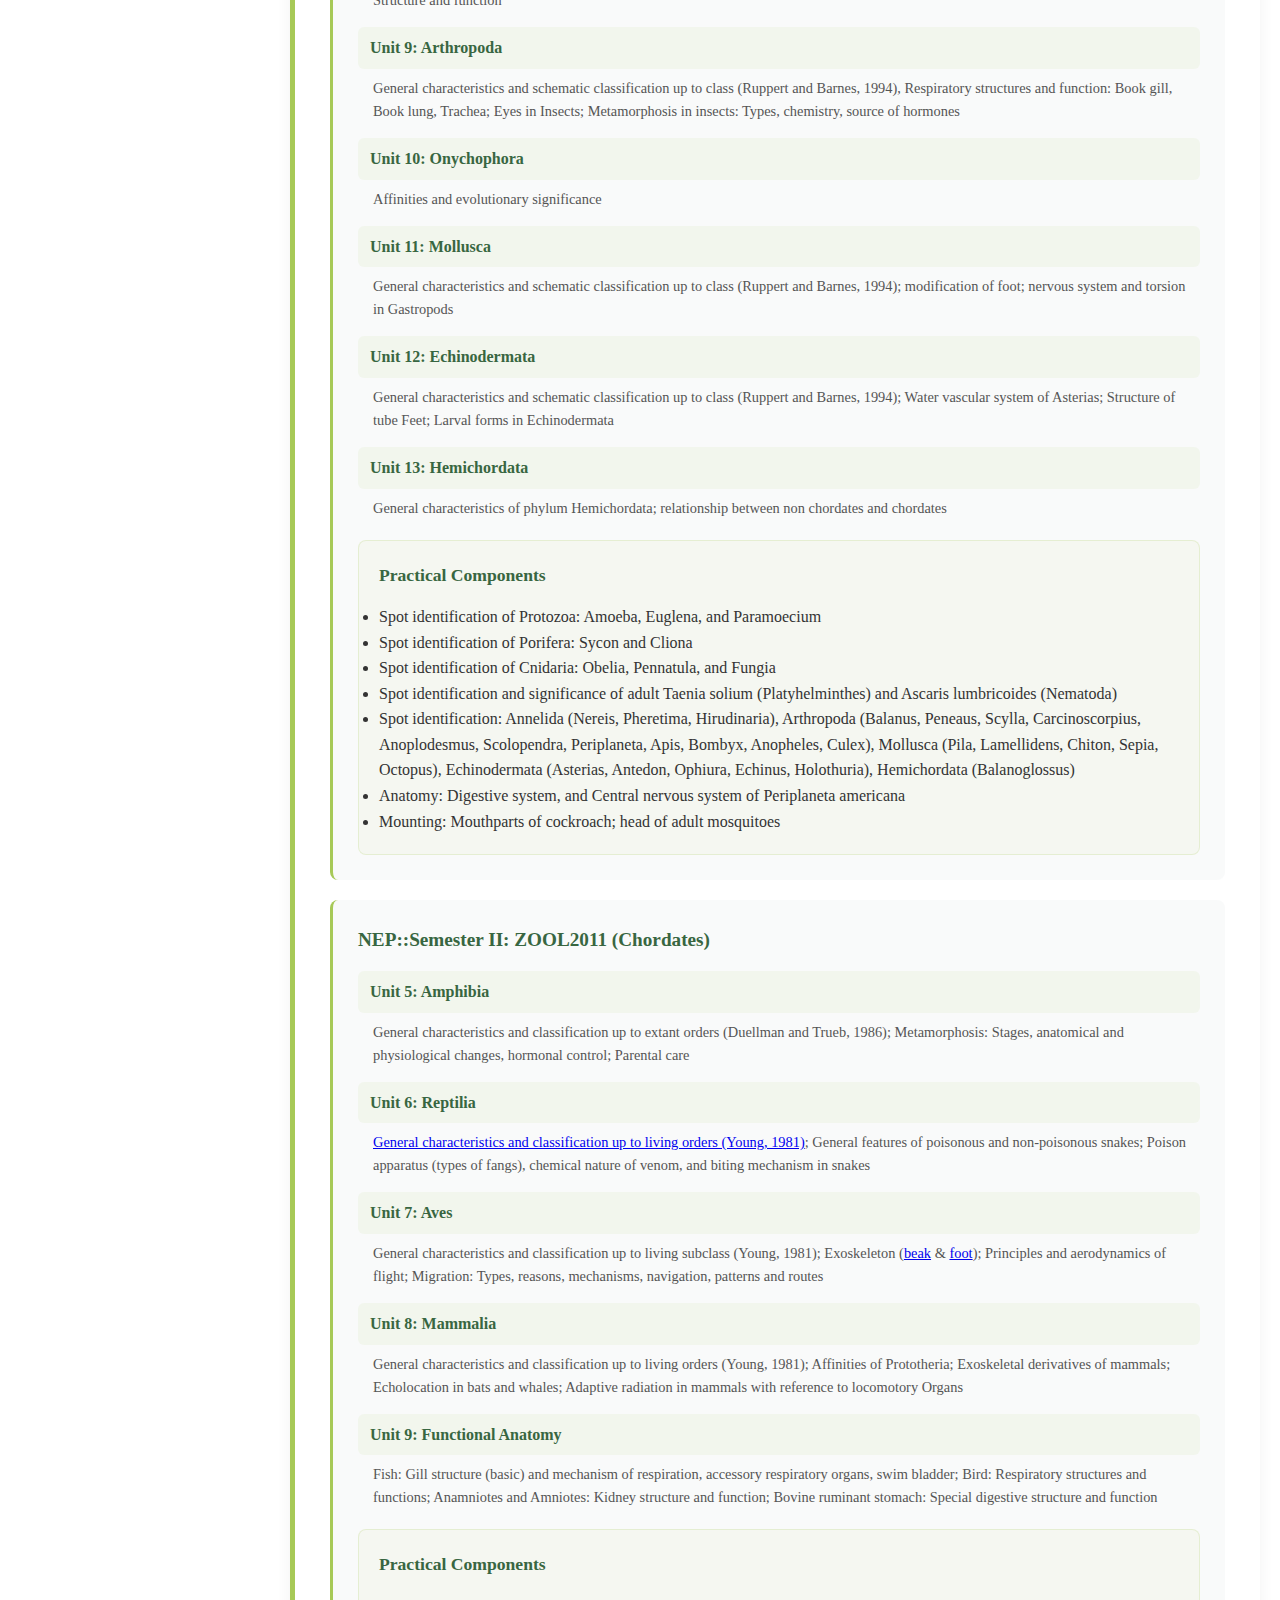
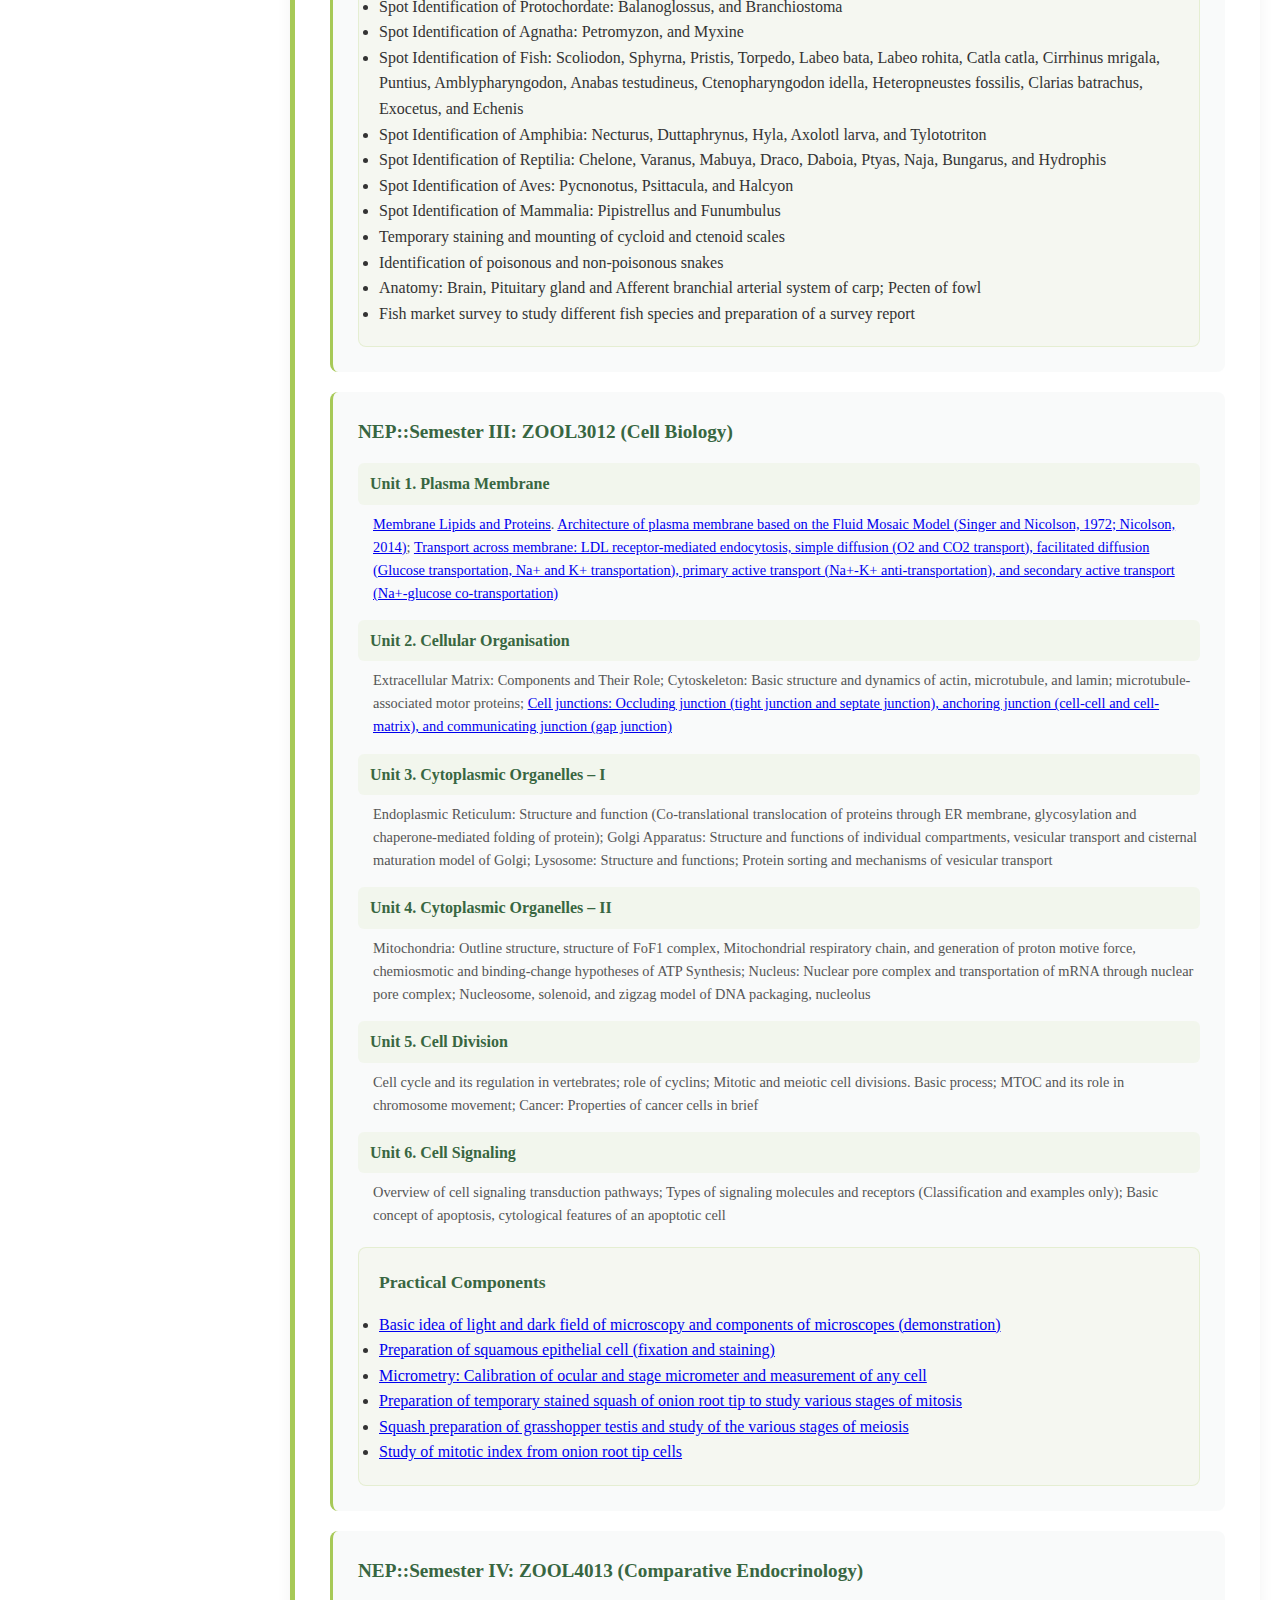
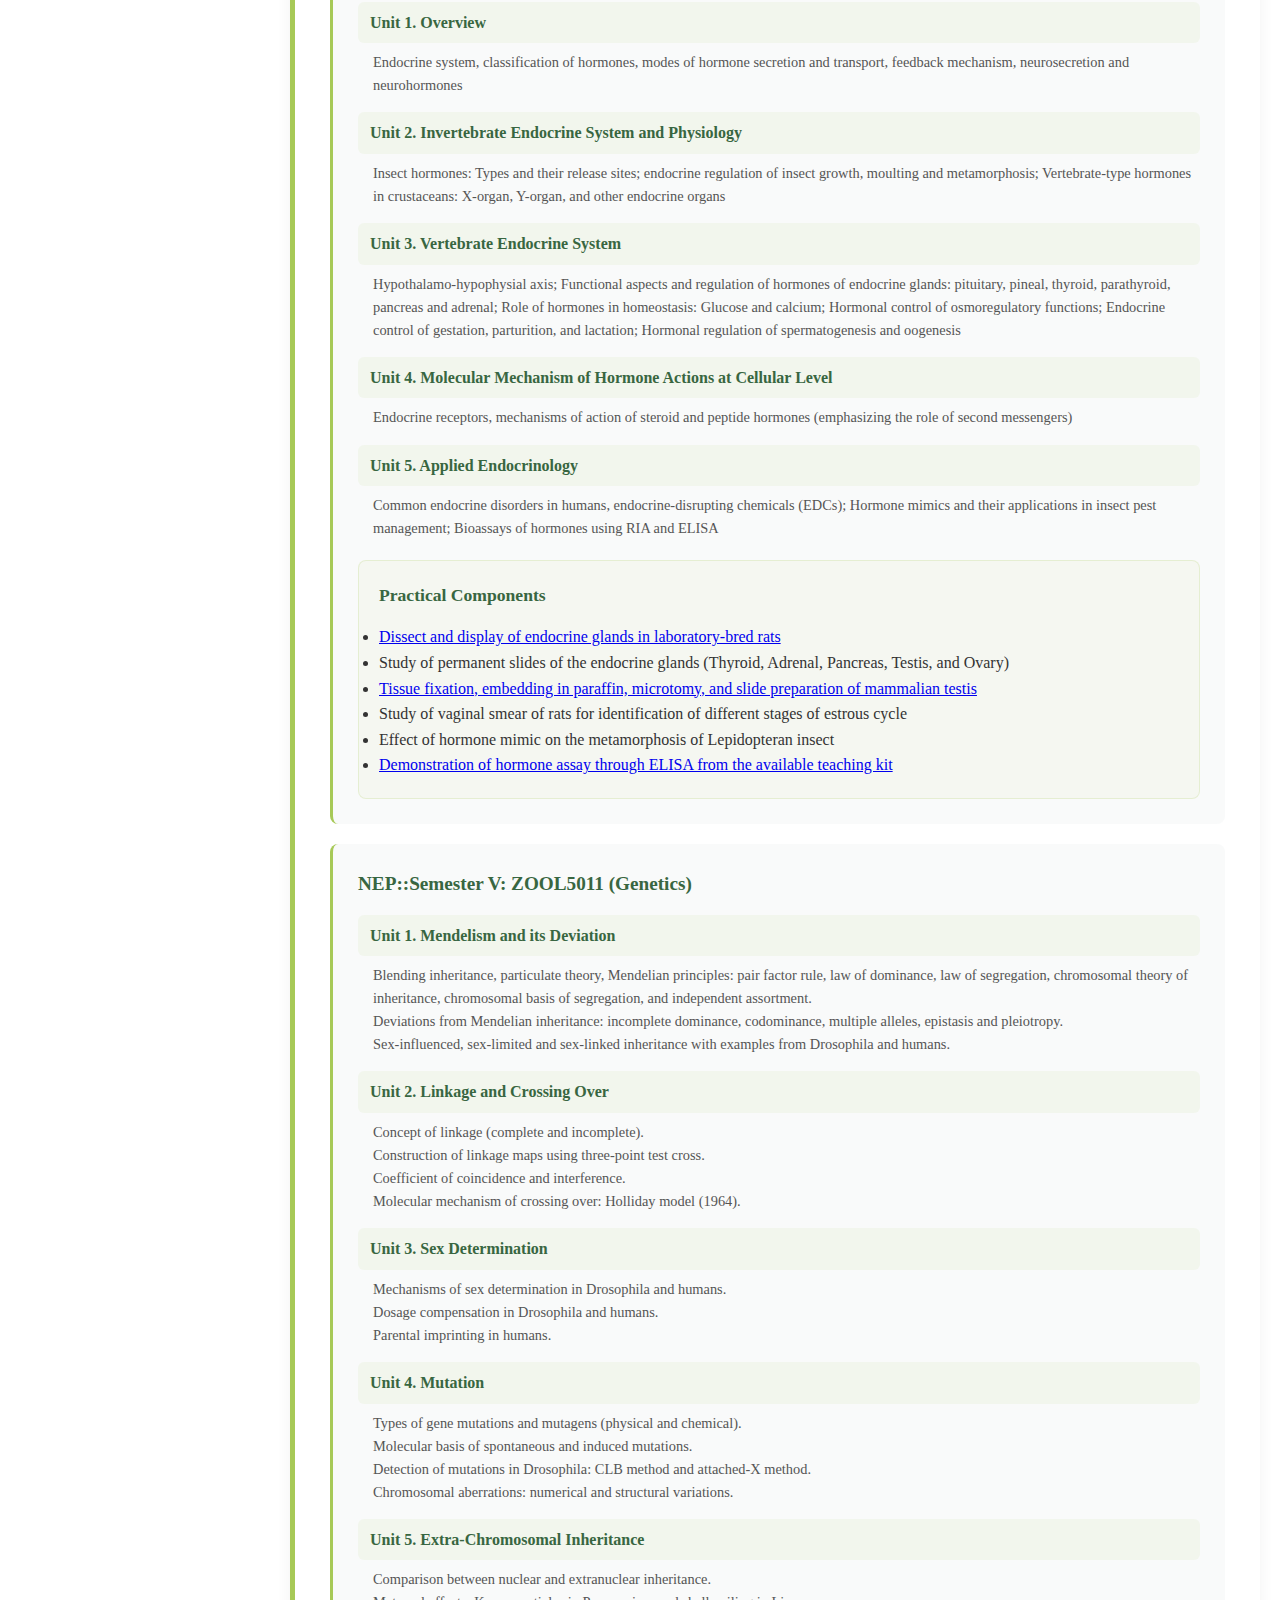
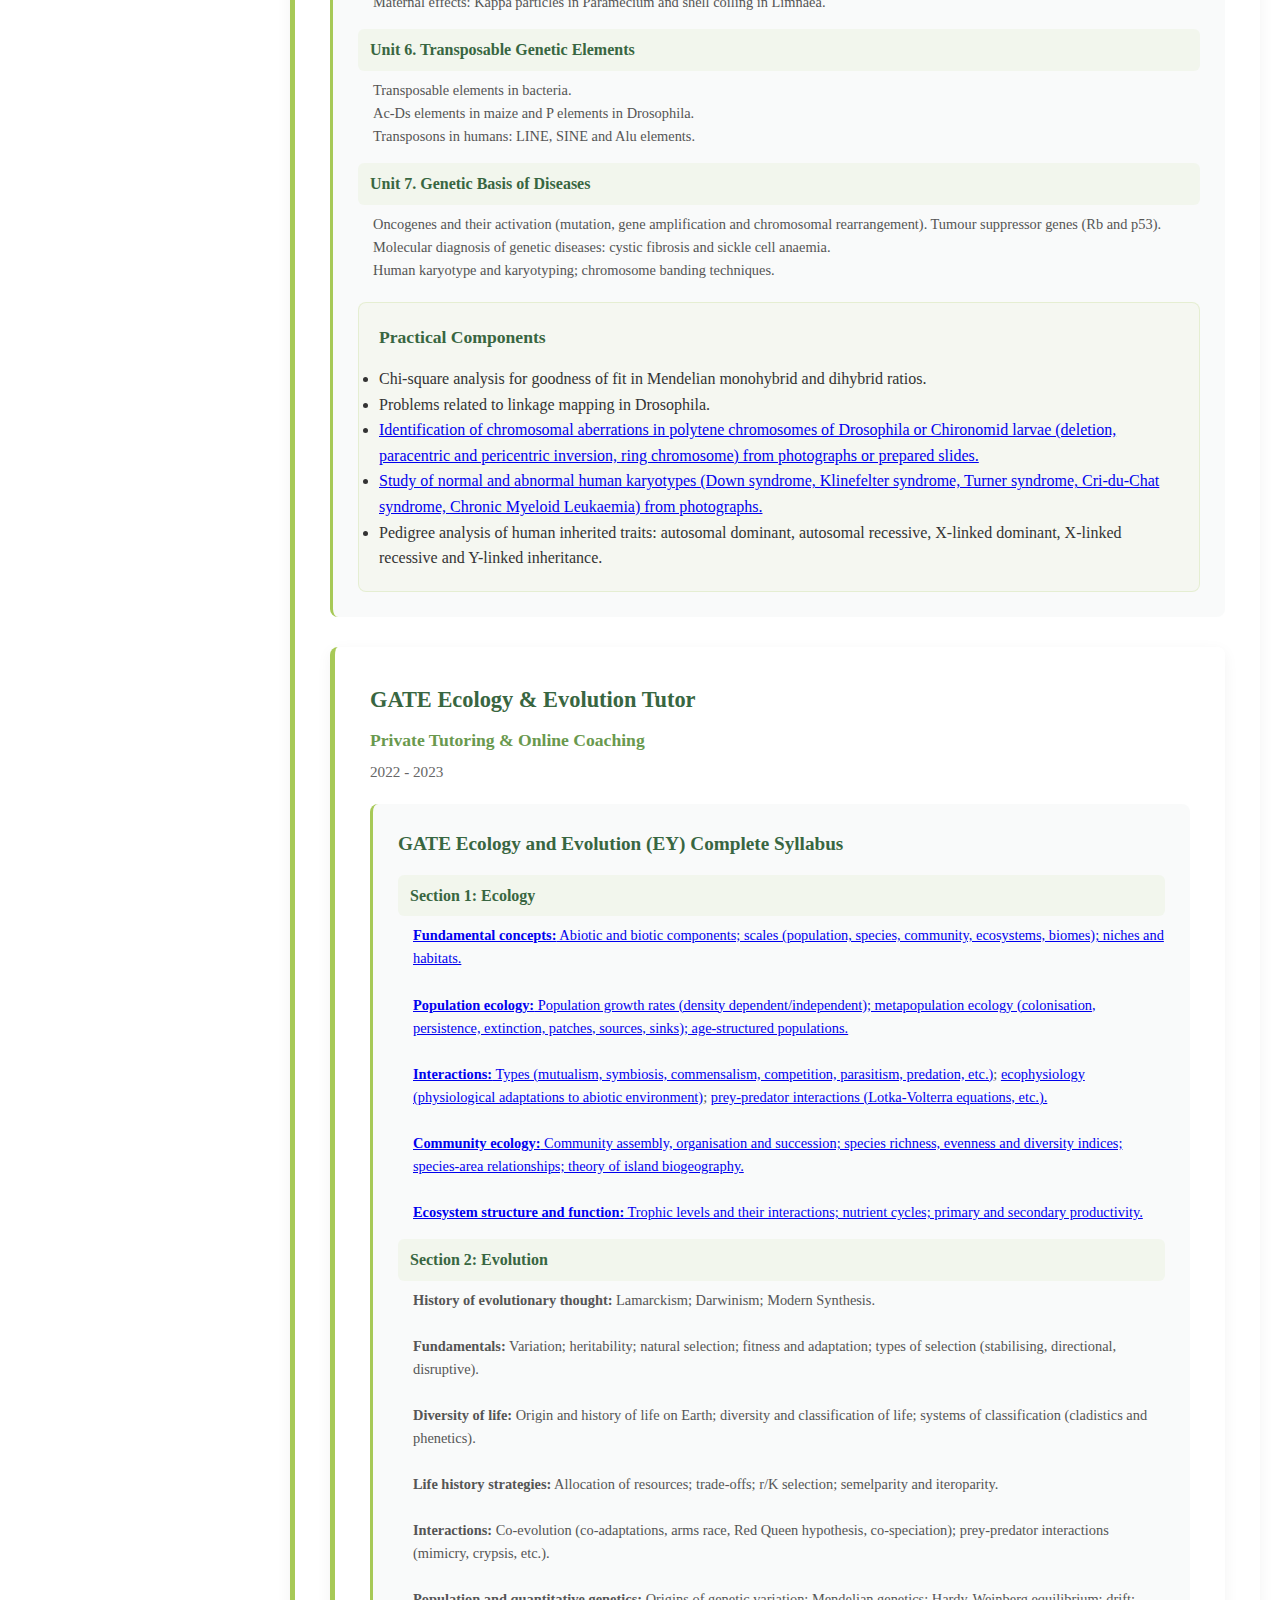
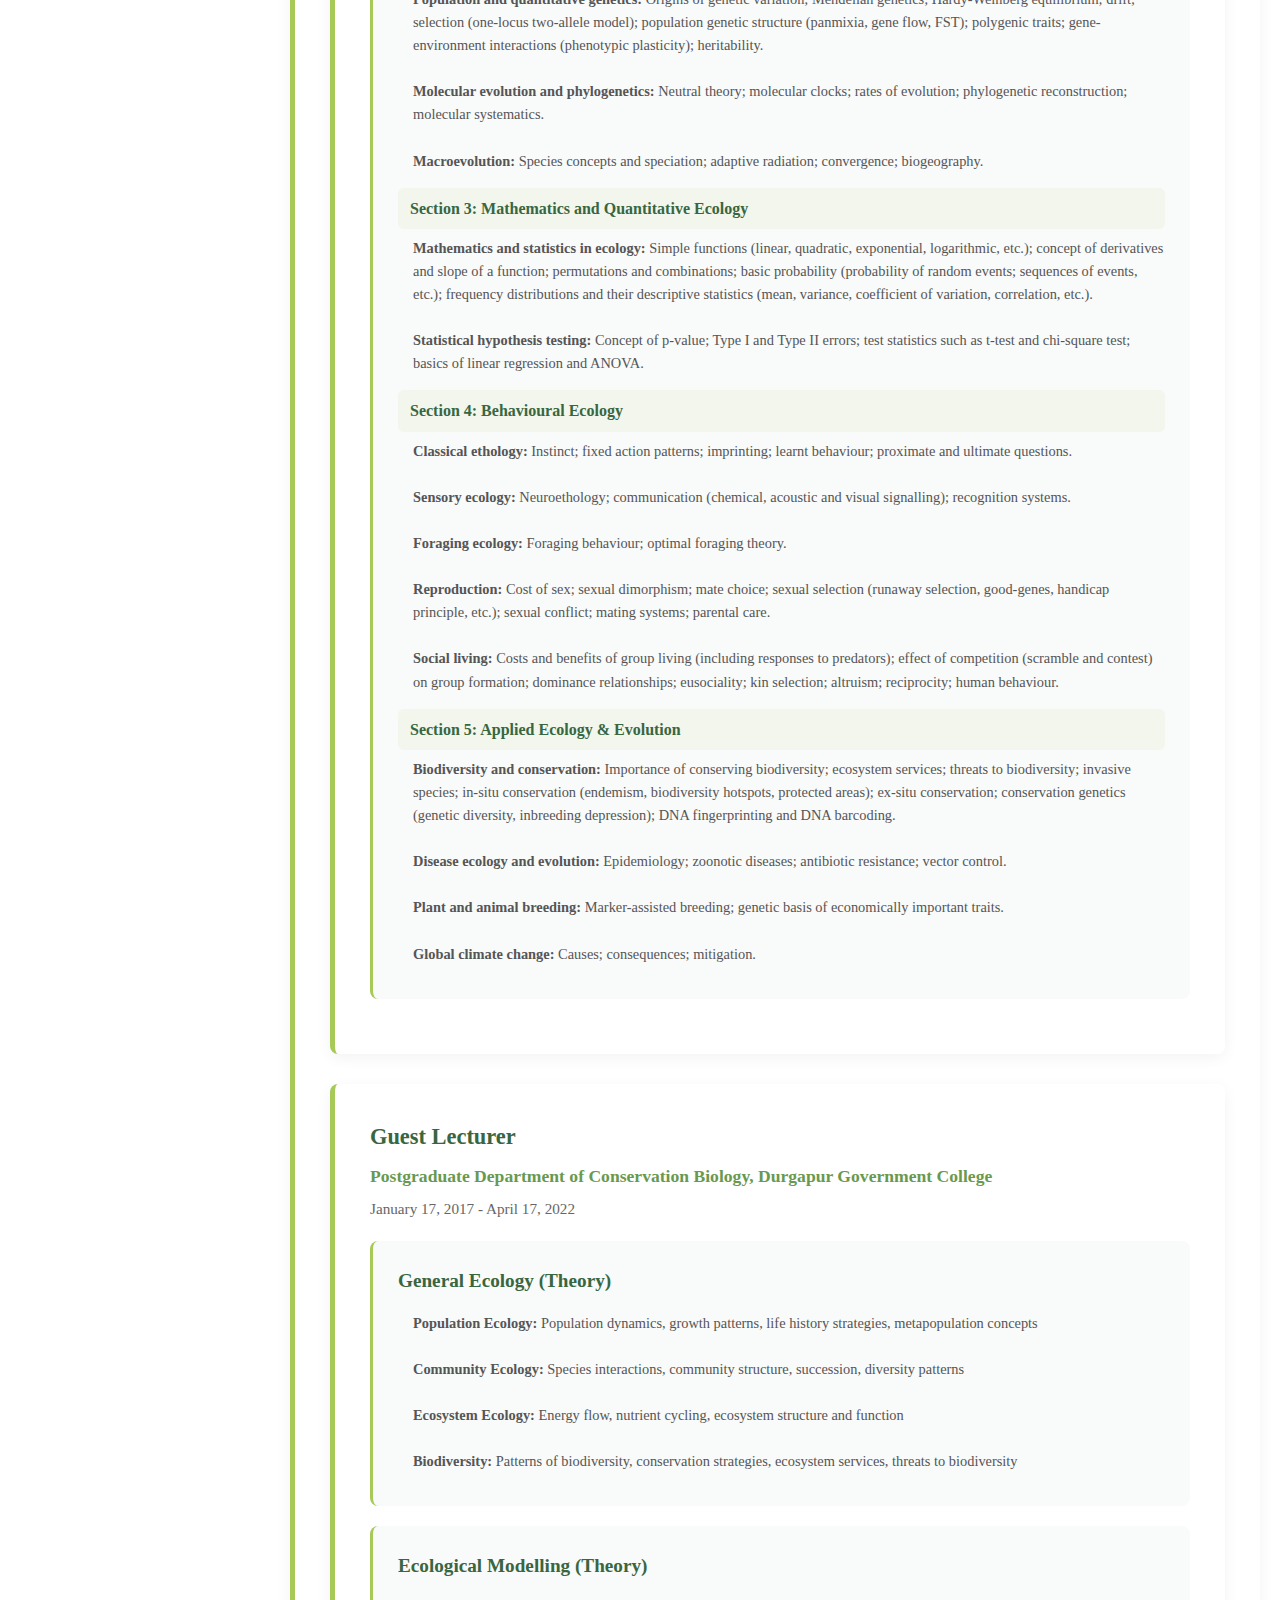
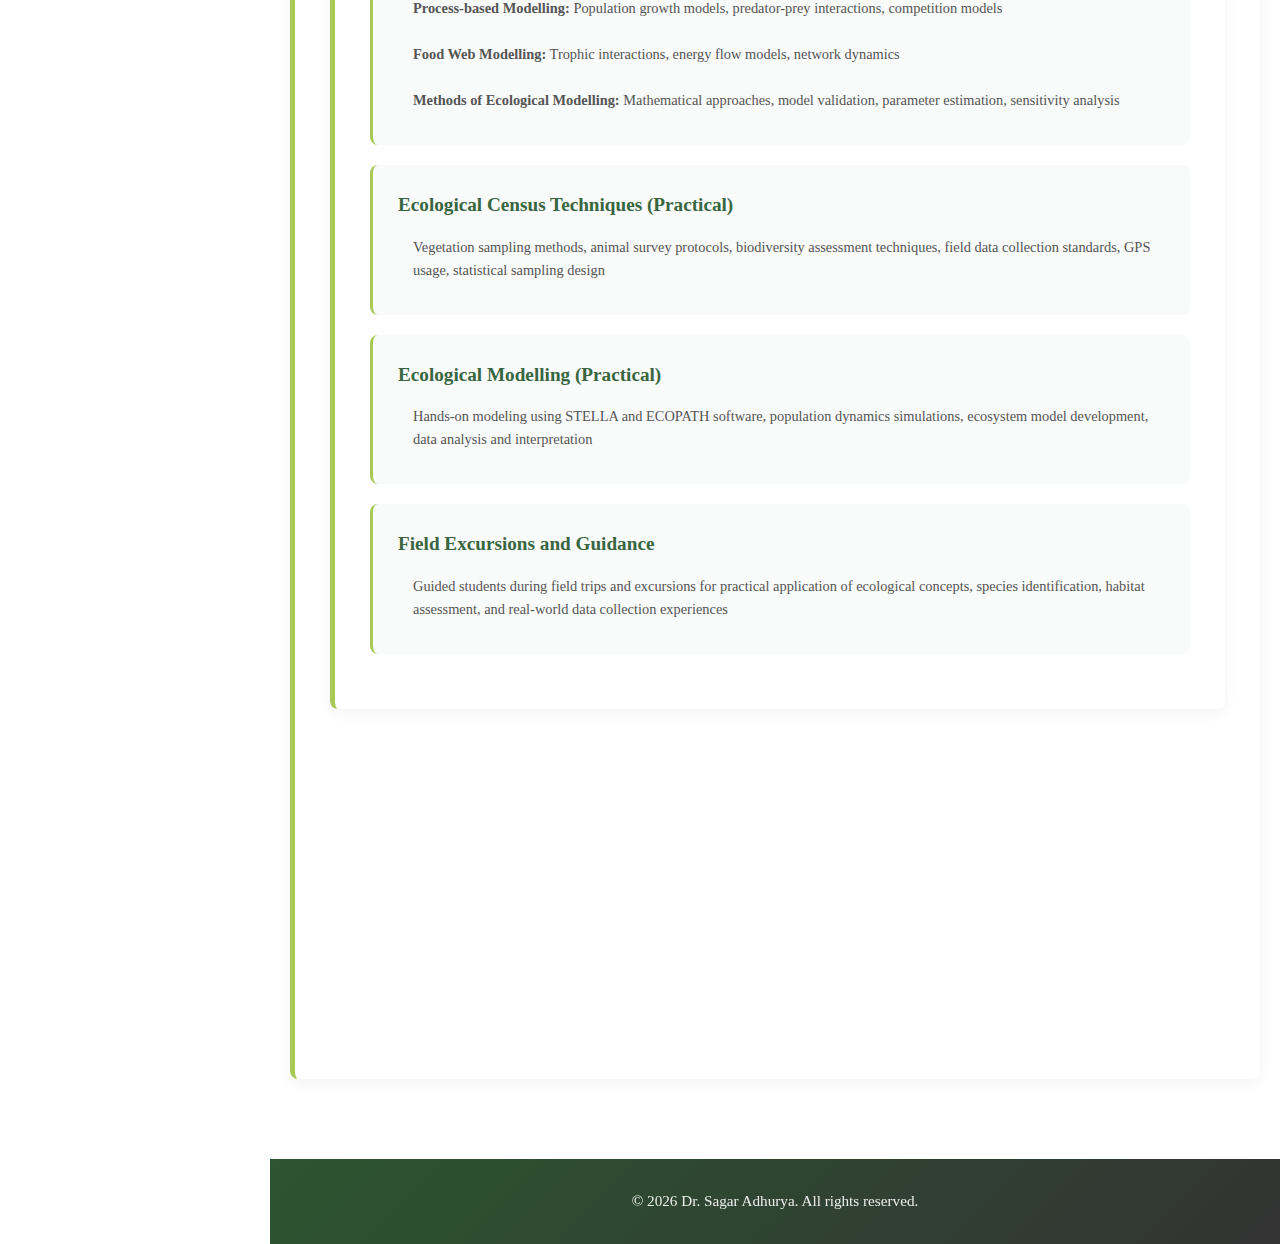
<file: teaching.html>
<!DOCTYPE html>
<html lang="en">

<head>
    <meta charset="UTF-8">
    <meta name="viewport" content="width=device-width, initial-scale=1.0">
    <title>Teaching Experience - Dr. Sagar Adhurya</title>
    <link rel="stylesheet" href="style.css">
    <link rel="stylesheet" href="style_teaching.css">
        <!-- Favicon -->
    <link rel="icon" type="image/x-icon" href="assets/favicon.ico">
</head>

<body>
    <div class="page-wrapper">
        <nav>
            <div class="nav-container">
                <div class="nav-brand">Dr. Sagar Adhurya</div>
                <a href="index.html">About Me</a>
                <a href="research.html">Research Experience</a>
                <a href="publications.html">Publications</a>
                <a href="projects.html">Projects</a>
                <a href="awards.html">Academic Achievements</a>
                <a href="conferences.html">Conferences Attended</a>
                <a href="workshops.html">Workshops Attended</a>
                <a href="talks.html">Invited Talks</a>
                <a href="teaching.html" class="active">Teaching</a>
                <a href="acknowledgements.html">Acknowledgements</a>
            </div>
        </nav>

        <button class="mobile-nav-toggle" aria-label="Open navigation">
      <svg class="icon-hamburger" viewBox="0 0 24 24" fill="currentColor" aria-hidden="true">
        <path d="M3 18h18v-2H3v2zm0-5h18v-2H3v2zm0-7v2h18V6H3z"/>
      </svg>
      <svg class="icon-close" viewBox="0 0 24 24" fill="currentColor" aria-hidden="true">
        <path d="M19 6.41L17.59 5 12 10.59 6.41 5 5 6.41 10.59 12 5 17.59 6.41 19 12 13.41 17.59 19 19 17.59 13.41 12 19 6.41z"/>
      </svg>
    </button>

        <div class="main-content">
            <header>
                <div class="container">
                    <div class="header-content">
                        <div class="header-info">
                            <h1>Teaching Experience</h1>
                            <h2>Academic Excellence • Curriculum Development • Student Mentorship</h2>
                            <h3>Comprehensive teaching across undergraduate, postgraduate, and competitive examination levels</h3>
                        </div>
                    </div>
                </div>
            </header>

            <main>
                <div class="container">
                    <section id="teaching-overview" class="loading teaching-overview">
                        <h2 class="section-title">Teaching Portfolio Overview</h2>
                        <p>Extensive teaching experience spanning undergraduate and postgraduate zoology education, competitive examination preparation, and specialized training in ecological research methodologies. Committed to fostering scientific understanding
                            through innovative pedagogical approaches and practical field-based learning.</p>
                    </section>

                    <!-- Position 1: Assistant Professor (Current) -->
                    <div class="position-card">
                        <div class="position-title">Assistant Professor in Zoology</div>
                        <div class="position-institution">Government General Degree College, Mangalkote - The University of Burdwan</div>
                        <div class="position-duration">January 8, 2025 - Present</div>

                        <div class="subject-card">
                            <div class="subject-name">NEP::Semester I: ZOOL1011 (Non-Chordates)</div>

                            <div class="unit-header">Unit 1: Basics of Animal Classification</div>
                            <div class="unit-content">
                                <a href="sm/Domain and Kingdom Concept.pdf", target="_blank" rel="noopener">Domain and Kingdom concept</a>; Definition: Taxonomy, Classification, and Systematics; Species concept: Typological, Biological, Evolutionary and Phylogenetic; Important rules of Zoological Nomenclature (ICZN): Principles of Priority, Synonymy, Homonymy and
                                <a href="sm/Typification.pdf", target="_blank" rel="noopener">Typification</a>; Linnaean Hierarchy, Taxon, Phenon, and Category; Basic principles of Phenetics and Cladistics
                            </div>

                            <div class="unit-header">Unit 2: Protista and Metazoa</div>
                            <div class="unit-content">
                                <a href="sm/Classification of Protozoa.pdf", target="_blank" rel="noopener"> General characteristics and schematic classification up to phyla (Levine et al., 1980)</a>; Locomotion in Amoeba, Conjugation in Paramoecium; Metazoa: Classifying Metazoan phyla
                                based on morphological and developmental criteria; Hypotheses of metazoan origin; Symmetry: Types and evolution
                            </div>

                            <div class="unit-header">Unit 3: Porifera</div>
                            <div class="unit-content">
                                <a href="sm/Sem 1/3.1 Porifera Classification.pdf", target="_blank" rel="noopener">General characteristics and schematic classification up to order (Hyman, 1940)</a>; Canal system and spicules of sponges
                            </div>

                            <div class="unit-header">Unit 4: Cnidaria</div>
                            <div class="unit-content">
                                General characteristics and schematic classification up to order (Ruppert and Barnes, 1994); Metagenesis of Obelia; Coral reef types and formation
                            </div>

                            <div class="unit-header">Unit 5: Ctenophora</div>
                            <div class="unit-content">General characteristics</div>

                            <div class="unit-header">Unit 6: Platyhelminthes</div>
                            <div class="unit-content">General characteristics and schematic classification up to class (Ruppert and Barnes, 1994)</div>

                            <div class="unit-header">Unit 7: Nematoda</div>
                            <div class="unit-content">General characteristics and schematic classification up to class (Ruppert and Barnes, 1994)</div>

                            <div class="unit-header">Unit 8: Annelida</div>
                            <div class="unit-content">
                                General characteristics and schematic classification up to order (Ruppert and Barnes, 1994); Metamerism: Types and origin; Nephridia: Structure and function
                            </div>

                            <div class="unit-header">Unit 9: Arthropoda</div>
                            <div class="unit-content">
                                General characteristics and schematic classification up to class (Ruppert and Barnes, 1994), Respiratory structures and function: Book gill, Book lung, Trachea; Eyes in Insects; Metamorphosis in insects: Types, chemistry, source of hormones
                            </div>

                            <div class="unit-header">Unit 10: Onychophora</div>
                            <div class="unit-content">Affinities and evolutionary significance</div>

                            <div class="unit-header">Unit 11: Mollusca</div>
                            <div class="unit-content">
                                General characteristics and schematic classification up to class (Ruppert and Barnes, 1994); modification of foot; nervous system and torsion in Gastropods
                            </div>

                            <div class="unit-header">Unit 12: Echinodermata</div>
                            <div class="unit-content">
                                General characteristics and schematic classification up to class (Ruppert and Barnes, 1994); Water vascular system of Asterias; Structure of tube Feet; Larval forms in Echinodermata
                            </div>

                            <div class="unit-header">Unit 13: Hemichordata</div>
                            <div class="unit-content">
                                General characteristics of phylum Hemichordata; relationship between non chordates and chordates
                            </div>

                            <div class="practical-section">
                                <h5>Practical Components</h5>
                                <ul>
                                    <li>Spot identification of Protozoa: Amoeba, Euglena, and Paramoecium</li>
                                    <li>Spot identification of Porifera: Sycon and Cliona</li>
                                    <li>Spot identification of Cnidaria: Obelia, Pennatula, and Fungia</li>
                                    <li>Spot identification and significance of adult Taenia solium (Platyhelminthes) and Ascaris lumbricoides (Nematoda)</li>
                                    <li>Spot identification: Annelida (Nereis, Pheretima, Hirudinaria), Arthropoda (Balanus, Peneaus, Scylla, Carcinoscorpius, Anoplodesmus, Scolopendra, Periplaneta, Apis, Bombyx, Anopheles, Culex), Mollusca (Pila, Lamellidens,
                                        Chiton, Sepia, Octopus), Echinodermata (Asterias, Antedon, Ophiura, Echinus, Holothuria), Hemichordata (Balanoglossus)</li>
                                    <li>Anatomy: Digestive system, and Central nervous system of Periplaneta americana</li>
                                    <li>Mounting: Mouthparts of cockroach; head of adult mosquitoes</li>
                                </ul>
                            </div>
                        </div>

                        <div class="subject-card">
                            <div class="subject-name">NEP::Semester II: ZOOL2011 (Chordates)</div>

                            <div class="unit-header">Unit 5: Amphibia</div>
                            <div class="unit-content">
                                General characteristics and classification up to extant orders (Duellman and Trueb, 1986); Metamorphosis: Stages, anatomical and physiological changes, hormonal control; Parental care
                            </div>

                            <div class="unit-header">Unit 6: Reptilia</div>
                            <div class="unit-content">
                                <a href="sm/Reptiles.pdf", target="_blank" rel="noopener">General characteristics and classification up to living orders (Young, 1981)</a>; General features of poisonous and non-poisonous snakes; Poison apparatus (types of fangs), chemical nature of venom,
                                and biting mechanism in snakes
                            </div>

                            <div class="unit-header">Unit 7: Aves</div>
                            <div class="unit-content">
                                General characteristics and classification up to living subclass (Young, 1981); Exoskeleton (<a href="sm/Beak of birds.pdf", target="_blank" rel="noopener">beak</a> & <a href="sm/Foot Modification of Birds.pdf", target="_blank" rel="noopener">foot</a>); Principles and aerodynamics of
                                flight; Migration: Types, reasons, mechanisms, navigation, patterns and routes
                            </div>

                            <div class="unit-header">Unit 8: Mammalia</div>
                            <div class="unit-content">
                                General characteristics and classification up to living orders (Young, 1981); Affinities of Prototheria; Exoskeletal derivatives of mammals; Echolocation in bats and whales; Adaptive radiation in mammals with reference to locomotory Organs
                            </div>

                            <div class="unit-header">Unit 9: Functional Anatomy</div>
                            <div class="unit-content">
                                Fish: Gill structure (basic) and mechanism of respiration, accessory respiratory organs, swim bladder; Bird: Respiratory structures and functions; Anamniotes and Amniotes: Kidney structure and function; Bovine ruminant stomach: Special digestive structure
                                and function
                            </div>

                            <div class="practical-section">
                                <h5>Practical Components</h5>
                                <ul>
                                    <li>Spot Identification of Protochordate: Balanoglossus, and Branchiostoma</li>
                                    <li>Spot Identification of Agnatha: Petromyzon, and Myxine</li>
                                    <li>Spot Identification of Fish: Scoliodon, Sphyrna, Pristis, Torpedo, Labeo bata, Labeo rohita, Catla catla, Cirrhinus mrigala, Puntius, Amblypharyngodon, Anabas testudineus, Ctenopharyngodon idella, Heteropneustes fossilis,
                                        Clarias batrachus, Exocetus, and Echenis</li>
                                    <li>Spot Identification of Amphibia: Necturus, Duttaphrynus, Hyla, Axolotl larva, and Tylototriton</li>
                                    <li>Spot Identification of Reptilia: Chelone, Varanus, Mabuya, Draco, Daboia, Ptyas, Naja, Bungarus, and Hydrophis</li>
                                    <li>Spot Identification of Aves: Pycnonotus, Psittacula, and Halcyon</li>
                                    <li>Spot Identification of Mammalia: Pipistrellus and Funumbulus</li>
                                    <li>Temporary staining and mounting of cycloid and ctenoid scales</li>
                                    <li>Identification of poisonous and non-poisonous snakes</li>
                                    <li>Anatomy: Brain, Pituitary gland and Afferent branchial arterial system of carp; Pecten of fowl</li>
                                    <li>Fish market survey to study different fish species and preparation of a survey report</li>
                                </ul>
                            </div>
                        </div>

                        <div class="subject-card">
                            <div class="subject-name">NEP::Semester III: ZOOL3012 (Cell Biology)</div>

                            <div class="unit-header">Unit 1. Plasma Membrane</div>
                            <div class="unit-content">
                                <a href="sm/Sem 3/1.1 Plasma Membrane lipids and proteins.pdf", target="_blank" rel="noopener">Membrane Lipids and Proteins</a>. <a href="sm/Sem 3/1.2 Fluid Mosaic model.pdf", target="_blank" rel="noopener">Architecture of plasma membrane based on the Fluid Mosaic Model (Singer and Nicolson, 1972; Nicolson, 2014)</a>; <a href="sm/Sem 3/1.3 Membrane Transport.pdf", target="_blank" rel="noopener">Transport across membrane: LDL receptor-mediated endocytosis, simple diffusion (O2 and CO2 transport), facilitated
                                diffusion (Glucose transportation, Na+ and K+ transportation), primary active transport (Na+-K+ anti-transportation), and secondary active transport (Na+-glucose co-transportation)</a>
                            </div>

                            <div class="unit-header">Unit 2. Cellular Organisation</div>
                            <div class="unit-content">
                                Extracellular Matrix: Components and Their Role; Cytoskeleton: Basic structure and dynamics of actin, microtubule, and lamin; microtubule-associated motor proteins; <a href="sm/Sem 3/2.2 Cell Juntions.pdf", target="_blank" rel="noopener">Cell junctions: Occluding junction (tight junction and septate junction), anchoring junction
                                (cell-cell and cell-matrix), and communicating junction (gap junction)</a>
                            </div>

                            <div class="unit-header">Unit 3. Cytoplasmic Organelles – I</div>
                            <div class="unit-content">
                                Endoplasmic Reticulum: Structure and function (Co-translational translocation of proteins through ER membrane, glycosylation and chaperone-mediated folding of protein); Golgi Apparatus: Structure and functions of individual compartments, vesicular transport
                                and cisternal maturation model of Golgi; Lysosome: Structure and functions; Protein sorting and mechanisms of vesicular transport
                            </div>

                            <div class="unit-header">Unit 4. Cytoplasmic Organelles – II</div>
                            <div class="unit-content">
                                Mitochondria: Outline structure, structure of FoF1 complex, Mitochondrial respiratory chain, and generation of proton motive force, chemiosmotic and binding-change hypotheses of ATP Synthesis; Nucleus: Nuclear pore complex and transportation of mRNA through
                                nuclear pore complex; Nucleosome, solenoid, and zigzag model of DNA packaging, nucleolus
                            </div>

                            <div class="unit-header">Unit 5. Cell Division</div>
                            <div class="unit-content">
                                Cell cycle and its regulation in vertebrates; role of cyclins; Mitotic and meiotic cell divisions. Basic process; MTOC and its role in chromosome movement; Cancer: Properties of cancer cells in brief
                            </div>

                            <div class="unit-header">Unit 6. Cell Signaling</div>
                            <div class="unit-content">
                                Overview of cell signaling transduction pathways; Types of signaling molecules and receptors (Classification and examples only); Basic concept of apoptosis, cytological features of an apoptotic cell
                            </div>

                            <div class="practical-section">
                                <h5>Practical Components</h5>
                                <ul>
                                    <li><a href="sm/1. Basic idea of light and dark field of microscopy.pdf", target="_blank" rel="noopener">Basic idea of light and dark field of microscopy and components of microscopes (demonstration)</a></li>
                                    <li><a href="sm/2. Preparation of squamous epithelial cell (fixation and staining)..pdf", target="_blank" rel="noopener">Preparation of squamous epithelial cell (fixation and staining)</a></li>
                                    <li><a href="sm/3. Standardization of Ocular and Stage Micrometer and Measurement of a Cell.pdf", target="_blank" rel="noopener">Micrometry: Calibration of ocular and stage micrometer and measurement of any cell</a></li>
                                    <li><a href="sm/4. Preparation of Temporary Stained Squash of Onion Root Tip to Study Various Stages of Mitosis.pdf", target="_blank" rel="noopener">Preparation of temporary stained squash of onion root tip to study various stages of mitosis</a></li>
                                    <li><a href="sm/5. To prepare a temporary stained squash of grasshopper testis and observe the various stages of meiosis under a microscope.pdf", target="_blank" rel="noopener">Squash preparation of grasshopper testis and study of the various stages of meiosis</a></li>
                                    <li><a href="sm/6. Study of Mitotic Index from Onion Root Tip Cells.pdf", target="_blank" rel="noopener">Study of mitotic index from onion root tip cells</a></li>
                                </ul>
                            </div>
                        </div>


                        <div class="subject-card">
                            <div class="subject-name">NEP::Semester IV: ZOOL4013 (Comparative Endocrinology)</div>

                            <div class="unit-header">Unit 1. Overview</div>
                            <div class="unit-content">
                                Endocrine system, classification of hormones, modes of hormone secretion and transport, feedback mechanism, neurosecretion and neurohormones
                            </div>

                            <div class="unit-header">Unit 2. Invertebrate Endocrine System and Physiology</div>
                            <div class="unit-content">
                                Insect hormones: Types and their release sites; endocrine regulation of insect growth, moulting and metamorphosis; Vertebrate-type hormones in crustaceans: X-organ, Y-organ, and other endocrine organs
                            </div>

                            <div class="unit-header">Unit 3. Vertebrate Endocrine System</div>
                            <div class="unit-content">
                                Hypothalamo-hypophysial axis; Functional aspects and regulation of hormones of endocrine glands: pituitary, pineal, thyroid, parathyroid, pancreas and adrenal; Role of hormones in homeostasis: Glucose and calcium; Hormonal control of osmoregulatory functions;
                                Endocrine control of gestation, parturition, and lactation; Hormonal regulation of spermatogenesis and oogenesis
                            </div>

                            <div class="unit-header">Unit 4. Molecular Mechanism of Hormone Actions at Cellular Level</div>
                            <div class="unit-content">
                                Endocrine receptors, mechanisms of action of steroid and peptide hormones (emphasizing the role of second messengers)
                            </div>

                            <div class="unit-header">Unit 5. Applied Endocrinology</div>
                            <div class="unit-content">
                                Common endocrine disorders in humans, endocrine-disrupting chemicals (EDCs); Hormone mimics and their applications in insect pest management; Bioassays of hormones using RIA and ELISA
                            </div>

                            <div class="practical-section">
                                <h5>Practical Components</h5>
                                <ul>
                                    <li><a href="sm/Dissection and Display of Endocrine Glands in a Laboratory.pdf", target="_blank" rel="noopener">Dissect and display of endocrine glands in laboratory-bred rats</a></li>
                                    <li>Study of permanent slides of the endocrine glands (Thyroid, Adrenal, Pancreas, Testis, and Ovary)</li>
                                    <li><a href="sm/microtomy and slide preparation.pdf", target="_blank" rel="noopener">Tissue fixation, embedding in paraffin, microtomy, and slide preparation of mammalian testis</a></li>
                                    <li>Study of vaginal smear of rats for identification of different stages of estrous cycle</li>
                                    <li>Effect of hormone mimic on the metamorphosis of Lepidopteran insect</li>
                                    <li><a href="sm/Demonstration of hormone assay through ELISA from available teaching kit.pdf", target="_blank" rel="noopener">Demonstration of hormone assay through ELISA from the available teaching kit</a></li>
                                </ul>
                            </div>
                        </div>

                        <div class="subject-card">
                            <div class="subject-name">NEP::Semester V: ZOOL5011 (Genetics)</div>

                            <div class="unit-header">Unit 1. Mendelism and its Deviation</div>
                            <div class="unit-content">
                                Blending inheritance, particulate theory, Mendelian principles: pair factor rule, law of dominance, law of segregation, chromosomal theory of inheritance, chromosomal basis of segregation, and independent assortment.
<br> Deviations from Mendelian inheritance: incomplete dominance, codominance, multiple alleles, epistasis and pleiotropy.
<br> Sex-influenced, sex-limited and sex-linked inheritance with examples from Drosophila and humans.
                            </div>

                            <div class="unit-header">Unit 2. Linkage and Crossing Over</div>
                            <div class="unit-content">
                                Concept of linkage (complete and incomplete).
<br> Construction of linkage maps using three-point test cross.
<br> Coefficient of coincidence and interference.
<br> Molecular mechanism of crossing over: Holliday model (1964).
                            </div>

                            <div class="unit-header">Unit 3. Sex Determination</div>
                            <div class="unit-content">
                                Mechanisms of sex determination in Drosophila and humans.
<br> Dosage compensation in Drosophila and humans.
<br> Parental imprinting in humans.
                            </div>

                            <div class="unit-header">Unit 4. Mutation</div>
                            <div class="unit-content">
                                Types of gene mutations and mutagens (physical and chemical).
<br> Molecular basis of spontaneous and induced mutations.
<br> Detection of mutations in Drosophila: CLB method and attached-X method.
<br> Chromosomal aberrations: numerical and structural variations.
                            </div>

                            <div class="unit-header">Unit 5. Extra-Chromosomal Inheritance</div>
                            <div class="unit-content">
                                Comparison between nuclear and extranuclear inheritance.
<br> Maternal effects: Kappa particles in Paramecium and shell coiling in Limnaea.
                            </div>

                            <div class="unit-header">Unit 6. Transposable Genetic Elements</div>
                            <div class="unit-content">
                                Transposable elements in bacteria.
<br> Ac-Ds elements in maize and P elements in Drosophila.
<br> Transposons in humans: LINE, SINE and Alu elements.
                            </div>

                            <div class="unit-header">Unit 7. Genetic Basis of Diseases</div>
                            <div class="unit-content">
                                Oncogenes and their activation (mutation, gene amplification and chromosomal rearrangement).
Tumour suppressor genes (Rb and p53).
<br> Molecular diagnosis of genetic diseases: cystic fibrosis and sickle cell anaemia.
<br> Human karyotype and karyotyping; chromosome banding techniques.
                            </div>

                            <div class="practical-section">
                                <h5>Practical Components</h5>
                                <ul>
                                    <li>Chi-square analysis for goodness of fit in Mendelian monohybrid and dihybrid ratios.</li>
                                    <li>Problems related to linkage mapping in Drosophila.</li>
                                    <li><a href="sm/Sem 5/Identification of Chromosomal Aberrations in Polytene Chromosomes of Drosophila.pdf", target="_blank" rel="noopener">Identification of chromosomal aberrations in polytene chromosomes of Drosophila or Chironomid larvae (deletion, paracentric and pericentric inversion, ring chromosome) from photographs or prepared slides.</a></li>
                                    <li><a href="sm/Sem 5/Study of Human karyotypes.pdf", target="_blank" rel="noopener">Study of normal and abnormal human karyotypes (Down syndrome, Klinefelter syndrome, Turner syndrome, Cri-du-Chat syndrome, Chronic Myeloid Leukaemia) from photographs.</a></li>
                                    <li>Pedigree analysis of human inherited traits: autosomal dominant, autosomal recessive, X-linked dominant, X-linked recessive and Y-linked inheritance.</li>
                                </ul>
                            </div>
                        </div>


                    <!-- Position 2: GATE Tutor -->
                    <div class="position-card">
                        <div class="position-title">GATE Ecology & Evolution Tutor</div>
                        <div class="position-institution">Private Tutoring & Online Coaching</div>
                        <div class="position-duration">2022 - 2023</div>

                        <div class="subject-card">
                            <div class="subject-name">GATE Ecology and Evolution (EY) Complete Syllabus</div>

                            <div class="unit-header">Section 1: Ecology</div>
                            <div class="unit-content">
                                <strong><a href="sm/gate/1_fundamental concepts of ecology.pdf", target="_blank" rel="noopener">Fundamental concepts:</strong> Abiotic and biotic components; scales (population, species, community, ecosystems, biomes); niches and habitats.</a><br><br>
                                <strong><a href="sm/gate/2-3_Population Ecology.pdf", target="_blank" rel="noopener">Population ecology:</strong> Population growth rates (density dependent/independent); metapopulation ecology (colonisation, persistence, extinction, patches, sources, sinks); age-structured populations.</a><br><br>
                                <strong><a href="sm/gate/4 Interaction.pdf", target="_blank" rel="noopener">Interactions:</strong> Types (mutualism, symbiosis, commensalism, competition, parasitism, predation, etc.)</a>; <a href="sm/gate/8 Ecophysiology.pdf", target="_blank", rel="noopener">ecophysiology (physiological adaptations to abiotic environment)</a>; <a href="sm/gate/5 Mathematical model of interaction.pdf", target="_blank" rel="noopener"> prey-predator interactions (Lotka-Volterra
                                equations, etc.).</a><br><br>
                                <strong><a href="sm/gate/6 Community Ecology.pdf", target="_blank", rel="noopener">Community ecology:</strong> Community assembly, organisation and succession; species richness, evenness and diversity indices; species-area relationships; theory of island biogeography.</a><br><br>
                                <strong><a href="sm/gate/7 Ecosystem.pdf", target="_blank" rel="noopener">Ecosystem structure and function:</strong> Trophic levels and their interactions; nutrient cycles; primary and secondary productivity.</a>
                            </div>

                            <div class="unit-header">Section 2: Evolution</div>
                            <div class="unit-content">
                                <strong>History of evolutionary thought:</strong> Lamarckism; Darwinism; Modern Synthesis.<br><br>
                                <strong>Fundamentals:</strong> Variation; heritability; natural selection; fitness and adaptation; types of selection (stabilising, directional, disruptive).<br><br>
                                <strong>Diversity of life:</strong> Origin and history of life on Earth; diversity and classification of life; systems of classification (cladistics and phenetics).<br><br>
                                <strong>Life history strategies:</strong> Allocation of resources; trade-offs; r/K selection; semelparity and iteroparity.<br><br>
                                <strong>Interactions:</strong> Co-evolution (co-adaptations, arms race, Red Queen hypothesis, co-speciation); prey-predator interactions (mimicry, crypsis, etc.).<br><br>
                                <strong>Population and quantitative genetics:</strong> Origins of genetic variation; Mendelian genetics; Hardy-Weinberg equilibrium; drift; selection (one-locus two-allele model); population genetic structure (panmixia,
                                gene flow, FST); polygenic traits; gene-environment interactions (phenotypic plasticity); heritability.<br><br>
                                <strong>Molecular evolution and phylogenetics:</strong> Neutral theory; molecular clocks; rates of evolution; phylogenetic reconstruction; molecular systematics.<br><br>
                                <strong>Macroevolution:</strong> Species concepts and speciation; adaptive radiation; convergence; biogeography.
                            </div>

                            <div class="unit-header">Section 3: Mathematics and Quantitative Ecology</div>
                            <div class="unit-content">
                                <strong>Mathematics and statistics in ecology:</strong> Simple functions (linear, quadratic, exponential, logarithmic, etc.); concept of derivatives and slope of a function; permutations and combinations; basic probability
                                (probability of random events; sequences of events, etc.); frequency distributions and their descriptive statistics (mean, variance, coefficient of variation, correlation, etc.).<br><br>
                                <strong>Statistical hypothesis testing:</strong> Concept of p-value; Type I and Type II errors; test statistics such as t-test and chi-square test; basics of linear regression and ANOVA.
                            </div>

                            <div class="unit-header">Section 4: Behavioural Ecology</div>
                            <div class="unit-content">
                                <strong>Classical ethology:</strong> Instinct; fixed action patterns; imprinting; learnt behaviour; proximate and ultimate questions.<br><br>
                                <strong>Sensory ecology:</strong> Neuroethology; communication (chemical, acoustic and visual signalling); recognition systems.<br><br>
                                <strong>Foraging ecology:</strong> Foraging behaviour; optimal foraging theory.<br><br>
                                <strong>Reproduction:</strong> Cost of sex; sexual dimorphism; mate choice; sexual selection (runaway selection, good-genes, handicap principle, etc.); sexual conflict; mating systems; parental care.<br><br>
                                <strong>Social living:</strong> Costs and benefits of group living (including responses to predators); effect of competition (scramble and contest) on group formation; dominance relationships; eusociality; kin selection;
                                altruism; reciprocity; human behaviour.
                            </div>

                            <div class="unit-header">Section 5: Applied Ecology & Evolution</div>
                            <div class="unit-content">
                                <strong>Biodiversity and conservation:</strong> Importance of conserving biodiversity; ecosystem services; threats to biodiversity; invasive species; in-situ conservation (endemism, biodiversity hotspots, protected areas);
                                ex-situ conservation; conservation genetics (genetic diversity, inbreeding depression); DNA fingerprinting and DNA barcoding.<br><br>
                                <strong>Disease ecology and evolution:</strong> Epidemiology; zoonotic diseases; antibiotic resistance; vector control.<br><br>
                                <strong>Plant and animal breeding:</strong> Marker-assisted breeding; genetic basis of economically important traits.<br><br>
                                <strong>Global climate change:</strong> Causes; consequences; mitigation.
                            </div>
                        </div>
                    </div>

                    <!-- Position 3: Guest Lecturer -->
                    <div class="position-card">
                        <div class="position-title">Guest Lecturer</div>
                        <div class="position-institution">Postgraduate Department of Conservation Biology, Durgapur Government College</div>
                        <div class="position-duration">January 17, 2017 - April 17, 2022</div>

                        <div class="subject-card">
                            <div class="subject-name">General Ecology (Theory)</div>
                            <div class="unit-content">
                                <strong>Population Ecology:</strong> Population dynamics, growth patterns, life history strategies, metapopulation concepts<br><br>
                                <strong>Community Ecology:</strong> Species interactions, community structure, succession, diversity patterns<br><br>
                                <strong>Ecosystem Ecology:</strong> Energy flow, nutrient cycling, ecosystem structure and function<br><br>
                                <strong>Biodiversity:</strong> Patterns of biodiversity, conservation strategies, ecosystem services, threats to biodiversity
                            </div>
                        </div>

                        <div class="subject-card">
                            <div class="subject-name">Ecological Modelling (Theory)</div>
                            <div class="unit-content">
                                <strong>Process-based Modelling:</strong> Population growth models, predator-prey interactions, competition models<br><br>
                                <strong>Food Web Modelling:</strong> Trophic interactions, energy flow models, network dynamics<br><br>
                                <strong>Methods of Ecological Modelling:</strong> Mathematical approaches, model validation, parameter estimation, sensitivity analysis
                            </div>
                        </div>

                        <div class="subject-card">
                            <div class="subject-name">Ecological Census Techniques (Practical)</div>
                            <div class="unit-content">
                                Vegetation sampling methods, animal survey protocols, biodiversity assessment techniques, field data collection standards, GPS usage, statistical sampling design
                            </div>
                        </div>

                        <div class="subject-card">
                            <div class="subject-name">Ecological Modelling (Practical)</div>
                            <div class="unit-content">
                                Hands-on modeling using STELLA and ECOPATH software, population dynamics simulations, ecosystem model development, data analysis and interpretation
                            </div>
                        </div>

                        <div class="subject-card">
                            <div class="subject-name">Field Excursions and Guidance</div>
                            <div class="unit-content">
                                Guided students during field trips and excursions for practical application of ecological concepts, species identification, habitat assessment, and real-world data collection experiences
                            </div>
                        </div>
                    </div>


                    <!-- Teaching Philosophy -->
                    <section id="teaching-philosophy" class="loading">
                        <h2 class="section-title">Teaching Philosophy & Methodology</h2>
                        <p>My teaching approach emphasizes student-centered learning, integrated knowledge application, research-informed pedagogy, and technology integration. I focus on connecting theoretical concepts with practical applications through
                            field-based learning and comprehensive laboratory experiences that prepare students for real-world challenges in zoological sciences.</p>
                    </section>
                </div>
            </main>

            <footer>
                <div class="container">
                    <p>&copy; <span id="current-year">2025</span> Dr. Sagar Adhurya. All rights reserved.</p>
                </div>
            </footer>
        </div>
    </div>

    <button id="backToTopBtn" title="Go to top" aria-label="Back to top">↑</button>
    <script src="script.js"></script>

    <!-- Add this modal just before closing </body> -->
<div id="pwModal" class="pw-modal">
  <div class="pw-modal-content">
    <span class="pw-close" onclick="closePwModal()">&times;</span>
    <h3>Protected Material</h3>
    <p>This content is password protected.</p>
    <input type="password" id="pwInput" placeholder="Enter password">
    <button onclick="validatePw()">Access</button>
  </div>
</div>

<script src="script.js"></script>
<script>
  // Attach click handlers
  document.querySelectorAll('a.protected-link').forEach(a => {
    a.addEventListener('click', function(e) {
      e.preventDefault();
      window._pwTarget = this.getAttribute('data-file');
      document.getElementById('pwModal').style.display = 'block';
      document.getElementById('pwInput').focus();
    });
  });
</script>

</body>

</html>
</file>
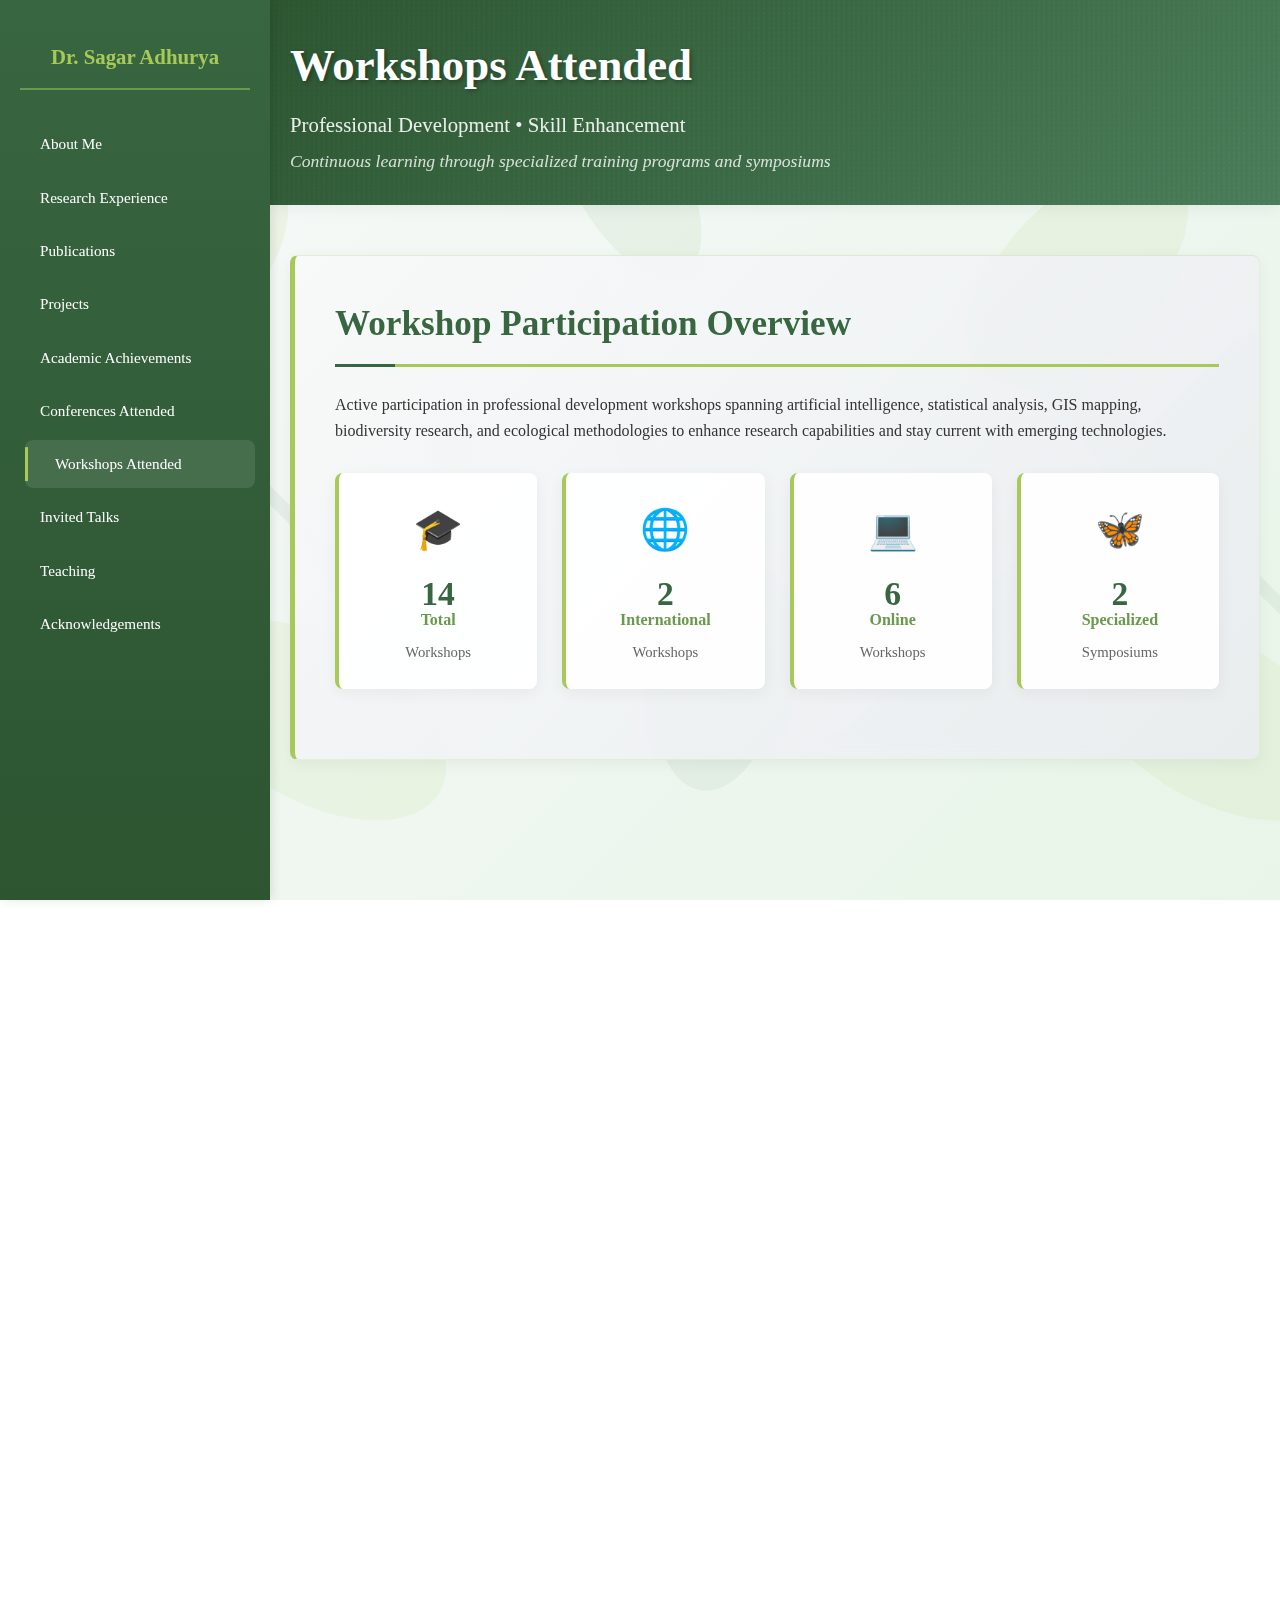
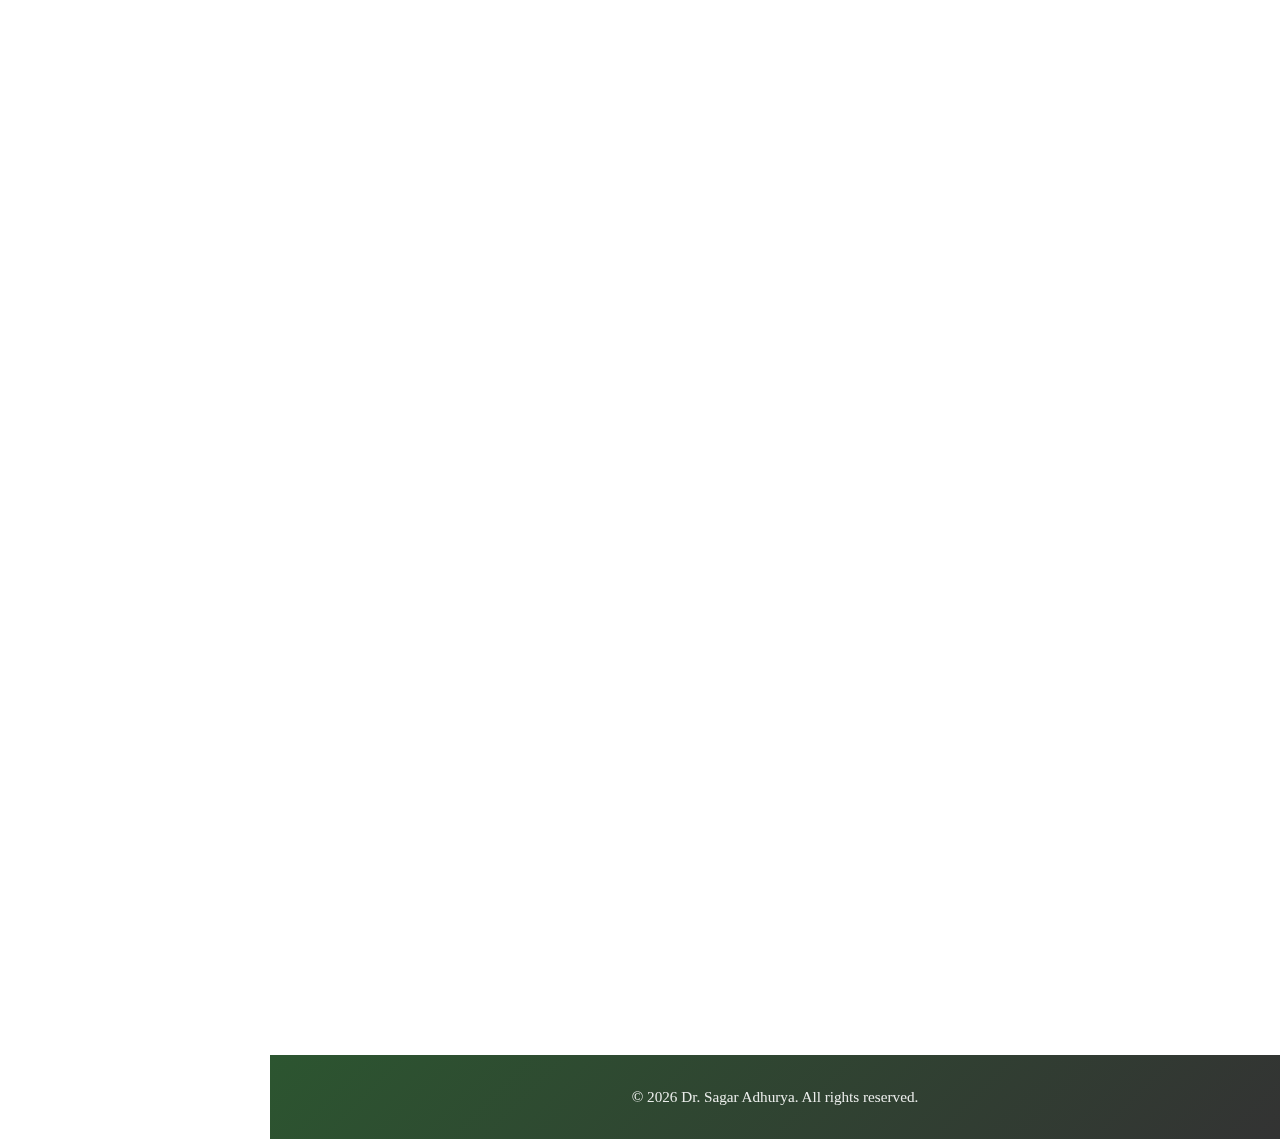
<file: workshops.html>
<!DOCTYPE html>

<html lang="en">
<head>
<meta charset="utf-8"/>
<meta content="width=device-width, initial-scale=1.0" name="viewport"/>
<title>Workshops Attended - Dr. Sagar Adhurya</title>
<link href="style.css" rel="stylesheet"/>
<link href="style_workshops.css" rel="stylesheet"/>
<!-- Favicon -->
<link href="assets/favicon.ico" rel="icon" type="image/x-icon"/>
</head>
<body>
<div class="page-wrapper">
<nav>
<div class="nav-container">
<div class="nav-brand">Dr. Sagar Adhurya</div>
<a href="index.html">About Me</a>
<a href="research.html">Research Experience</a>
<a href="publications.html">Publications</a>
<a href="projects.html">Projects</a>
<a href="awards.html">Academic Achievements</a>
<a href="conferences.html">Conferences Attended</a>
<a class="active" href="workshops.html">Workshops Attended</a>
<a href="talks.html">Invited Talks</a>
<a href="teaching.html">Teaching</a>
<a href="acknowledgements.html">Acknowledgements</a>
</div>
</nav>
<button aria-label="Open navigation" class="mobile-nav-toggle">
<svg aria-hidden="true" class="icon-hamburger" fill="currentColor" viewbox="0 0 24 24">
<path d="M3 18h18v-2H3v2zm0-5h18v-2H3v2zm0-7v2h18V6H3z"></path>
</svg>
<svg aria-hidden="true" class="icon-close" fill="currentColor" viewbox="0 0 24 24">
<path d="M19 6.41L17.59 5 12 10.59 6.41 5 5 6.41 10.59 12 5 17.59 6.41 19 12 13.41 17.59 19 19 17.59 13.41 12 19 6.41z"></path>
</svg>
</button>
<div class="main-content">
<header>
<div class="container">
<div class="header-content">
<div class="header-info">
<h1>Workshops Attended</h1>
<h2>Professional Development • Skill Enhancement</h2>
<h3>Continuous learning through specialized training programs and symposiums</h3>
</div>
</div>
</div>
</header>
<main>
<div class="container">
<!-- Overview -->
<section class="loading workshops-overview" id="workshops-overview">
<h2 class="section-title">Workshop Participation Overview</h2>
<p>Active participation in professional development workshops spanning artificial intelligence, statistical analysis, GIS mapping, biodiversity research, and ecological methodologies to enhance research capabilities and stay current
                            with emerging technologies.</p>
<div class="stats-grid">
<div class="stat-card">
<div class="stat-icon">🎓</div>
<div class="stat-number">14</div>
<div class="stat-unit">Total</div>
<div class="stat-label">Workshops</div>
</div>
<div class="stat-card">
<div class="stat-icon">🌐</div>
<div class="stat-number">2</div>
<div class="stat-unit">International</div>
<div class="stat-label">Workshops</div>
</div>
<div class="stat-card">
<div class="stat-icon">💻</div>
<div class="stat-number">6</div>
<div class="stat-unit">Online</div>
<div class="stat-label">Workshops</div>
</div>
<div class="stat-card">
<div class="stat-icon">🦋</div>
<div class="stat-number">2</div>
<div class="stat-unit">Specialized</div>
<div class="stat-label">Symposiums</div>
</div>
</div>
</section>
<!-- Technical & Research Workshops -->
<section class="loading" id="technical-workshops">
<h2 class="section-title">Computational Ecology Workshops</h2>
<div class="workshops-grid"><div class="workshop-card recent"><div class="recent-badge">Latest</div><div class="workshop-header"><div class="workshop-icon">🌍</div><div class="workshop-meta"><h3>Workshop on Species Distribution Modelling with MaxEnt and R</h3><div class="workshop-organizer">Agricultural and Ecological Research Unit, Indian Statistical Institute, Kolkata</div><div class="workshop-location">Indian Statistical Institute, Kolkata</div>
<div class="workshop-date">February 16-20, 2026</div>
<div class="workshop-type">Species distribution Modelling</div></div></div><div class="workshop-details"><h5>Workshop Focus</h5><p>Training in species distribution modelling using MaxEnt and R for ecological niche analysis, habitat suitability mapping, and biodiversity research applications.</p></div></div><div class="workshop-card international">
<div class="workshop-header">
<div class="workshop-icon">🕸️</div>
<div class="workshop-meta">
<h3>Network Analysis Workshop</h3>
<div class="workshop-organizer">International Society for Ecological Modelling</div>
<div class="workshop-location">University of Toronto, Scarborough, Canada</div>
<div class="workshop-date">May 2, 2023</div>
<div class="workshop-type">International Workshop</div>
</div>
</div>
<div class="workshop-details">
<h5>Workshop Focus</h5>
<p>Advanced training in network analysis methodologies for ecological systems, focusing on food web structures, species interaction networks, and ecosystem connectivity analysis.</p>
</div>
</div>
<div class="workshop-card">
<div class="workshop-header">
<div class="workshop-icon">🗺️</div>
<div class="workshop-meta">
<h3>Introduction to GIS Mapping in R</h3>
<div class="workshop-organizer">Biologia Life Science LLP</div>
<div class="workshop-location">Online (Zoom)</div>
<div class="workshop-date">February 24-26, 2021</div>
<div class="workshop-type">GIS &amp; Spatial Analysis</div>
</div>
</div>
<div class="workshop-details">
<h5>Workshop Focus</h5>
<p>Hands-on training in geographic information systems using R programming for spatial data analysis, mapping, and visualization in ecological research.</p>
</div>
</div>
<div class="workshop-card">
<div class="workshop-header">
<div class="workshop-icon">📊</div>
<div class="workshop-meta">
<h3>Understanding SPSS &amp; its application in research</h3>
<div class="workshop-organizer">A. K. Dasgupta Centre, Visva-Bharati University</div>
<div class="workshop-location">Santiniketan, West Bengal</div>
<div class="workshop-date">July 17-23, 2019</div>
<div class="workshop-type">Statistical Analysis</div>
</div>
</div>
<div class="workshop-details">
<h5>Workshop Focus</h5>
<p>Comprehensive training in Statistical Package for Social Sciences (SPSS) for data analysis, hypothesis testing, and statistical modeling in biological research.</p>
</div>
</div>
<div class="workshop-card">
<div class="workshop-header">
<div class="workshop-icon">📈</div>
<div class="workshop-meta">
<h3>Growth Curve Models in Population Dynamics Using R</h3>
<div class="workshop-organizer">Agricultural and Ecological Research Unit, ISI Kolkata</div>
<div class="workshop-location">Indian Statistical Institute, Kolkata</div>
<div class="workshop-date">February 12-13, 2019</div>
<div class="workshop-type">Mathematical Modeling</div>
</div>
</div>
<div class="workshop-details">
<h5>Workshop Focus</h5>
<p>Advanced statistical modeling techniques for population dynamics analysis using R programming, with applications in ecological and biological research.</p>
<p><strong>Funded by:</strong> Indian Statistical Institute, Kolkata and National Board of Higher Mathematics</p>
</div>
</div>
<div class="workshop-card">
<div class="workshop-header">
<div class="workshop-icon">🧮</div>
<div class="workshop-meta">
<h3>Statistical Methods and R Programming for Biologists</h3>
<div class="workshop-organizer">Agricultural and Ecological Research Unit, ISI Kolkata</div>
<div class="workshop-location">Indian Statistical Institute, Kolkata</div>
<div class="workshop-date">March 7-13, 2018</div>
<div class="workshop-type">Programming &amp; Statistics</div>
</div>
</div>
<div class="workshop-details">
<h5>Workshop Focus</h5>
<p>Comprehensive training in statistical methods and R programming language specifically designed for biological data analysis and research applications.</p>
<p><strong>Funded by:</strong> Indian Statistical Institute, Kolkata and National Board of Higher Mathematics</p>
</div>
</div>
</div>
</section>
<section class="loading" id="recent-workshops">
<h2 class="section-title">Technology / AI / Digital Skills</h2>
<div class="workshops-grid">
<div class="workshop-card">
<div class="workshop-header">
<div class="workshop-icon">🤖</div>
<div class="workshop-meta">
<h3>2 Days Generative AI Mastermind</h3>
<div class="workshop-organizer">Outskill</div>
<div class="workshop-location">Online</div>
<div class="workshop-date">August 30-31, 2025</div>
<div class="workshop-type">Technology</div>
</div>
</div>
<div class="workshop-details">
<h5>Workshop Focus</h5>
<p>Comprehensive training on generative artificial intelligence technologies, applications, and implementation strategies for research and academic purposes.</p>
</div>
</div>

</div>
</section><section class="loading" id="education-policy-workshops"><h2 class="section-title">Education Policy / Academic Development</h2><div class="workshops-grid"><div class="workshop-card recent">
<div class="workshop-header">
<div class="workshop-icon">📚</div>
<div class="workshop-meta">
<h3>NEP 2020 Orientation and Sensitization Programme</h3>
<div class="workshop-organizer">Malaviya Mission Teacher Training Programme</div>
<div class="workshop-location">Online</div>
<div class="workshop-date">July 8-17, 2025</div>
<div class="workshop-type">Education Policy</div>
</div>
</div>
<div class="workshop-details">
<h5>Workshop Focus</h5>
<p>Understanding and implementation of National Education Policy 2020 guidelines and frameworks for higher education institutions and academic professionals.</p>
</div>
</div></div></section>
<!-- Advanced Research Workshops -->

<!-- Biodiversity & Field Research Workshops -->
<section class="loading" id="biodiversity-workshops">
<h2 class="section-title">Biodiversity &amp; Field Research Workshops</h2>
<div class="workshops-grid">
<div class="workshop-card">
<div class="workshop-header">
<div class="workshop-icon">🦅</div>
<div class="workshop-meta">
<h3>Workshop on the use and importance of 'eBird' in Birdwatching</h3>
<div class="workshop-organizer">Birdwatchers' Society and Bird Count India</div>
<div class="workshop-location">Birla Planetarium, Kolkata</div>
<div class="workshop-date">September 14-15, 2019</div>
<div class="workshop-type">Ornithology</div>
</div>
</div>
<div class="workshop-details">
<h5>Workshop Focus</h5>
<p>Training in citizen science bird monitoring using eBird platform, data collection protocols, and contribution to global ornithological databases.</p>
</div>
</div>
<div class="workshop-card">
<div class="workshop-header">
<div class="workshop-icon">🏖️</div>
<div class="workshop-meta">
<h3>Workshop on Coastal Bird Survey 2019</h3>
<div class="workshop-organizer">Birdwatchers' Society</div>
<div class="workshop-location">Nandan, Kolkata</div>
<div class="workshop-date">January 5-6, 2019</div>
<div class="workshop-type">Field Survey</div>
</div>
</div>
<div class="workshop-details">
<h5>Workshop Focus</h5>
<p>Specialized training in coastal bird survey methodologies, species identification, and data collection techniques for marine and coastal ecosystems.</p>
</div>
</div>
</div>
</section>
<!-- Environmental & Climate Workshops -->
<section class="loading" id="environmental-workshops">
<h2 class="section-title">Environmental &amp; Climate Science Workshops</h2>
<div class="workshops-grid">
<div class="workshop-card international">
<div class="workshop-header">
<div class="workshop-icon">🌊</div>
<div class="workshop-meta">
<h3>Land-Ocean-Atmosphere Interaction, Greenhouse Gases and Coastal Process</h3>
<div class="workshop-organizer">Centre for Climate and Environmental Studies (CCES), IISER Kolkata</div>
<div class="workshop-location">IISER, Kolkata</div>
<div class="workshop-date">July 24 - August 7, 2018</div>
<div class="workshop-type">International Workshop</div>
</div>
</div>
<div class="workshop-details">
<h5>Workshop Focus</h5>
<p>Comprehensive training in climate science covering land-ocean-atmosphere interactions, greenhouse gas dynamics, and coastal processes in the context of climate change research.</p>
</div>
</div>
<div class="workshop-card">
<div class="workshop-header">
<div class="workshop-icon">⚗️</div>
<div class="workshop-meta">
<h3>Quality Standardization in Air and Water Analysis</h3>
<div class="workshop-organizer">Department of Environmental Science, University of Burdwan</div>
<div class="workshop-location">University of Burdwan</div>
<div class="workshop-date">September 12-20, 2017</div>
<div class="workshop-type">Environmental Analysis</div>
</div>
</div>
<div class="workshop-details">
<h5>Workshop Focus</h5>
<p>Hands-on training in quality standardization procedures for air and water analysis including detection of histotechnological parameters and environmental monitoring techniques.</p>
<p><strong>Funded by:</strong> Department of Science and Technology, Government of West Bengal</p>
</div>
</div>
</div>
</section>
<!-- Specialized Symposiums & Meets -->
<section class="loading" id="specialized-symposiums">
<h2 class="section-title">Specialized Symposiums &amp; Meets</h2>
<div class="timeline-workshops">
<div class="timeline-grid">
<div class="timeline-card">
<div class="timeline-year">2017</div>
<h4>4th Dragonfly India Meet &amp; 9th Indian Symposium of Odonatology</h4>
<div class="timeline-organizer">DiversityIndia, Hislop College Nagpur, South Asian Council of Odonatology</div>
<div class="timeline-details">
<strong>Location:</strong> Surla, Sacordem, Goa, India<br/>
<strong>Date:</strong> September 15-19, 2017<br/>
<strong>Focus:</strong> Dragonfly and damselfly research, taxonomy, ecology, and conservation strategies across South Asian regions
                                    </div>
</div>
<div class="timeline-card">
<div class="timeline-year">2016</div>
<h4>3rd Dragonfly India Meet 2017</h4>
<div class="timeline-organizer">DiversityIndia &amp; Nature Mates-Nature Club</div>
<div class="timeline-details">
<strong>Location:</strong> Murti, Gorumara National Park, West Bengal, India<br/>
<strong>Date:</strong> August 26-29, 2016<br/>
<strong>Focus:</strong> Field studies of odonates, species documentation, and collaborative research in protected forest areas
                                    </div>
</div>
</div>
</div>
</section>
</div>
</main>
<footer>
<div class="container">
<p>© <span id="current-year">2025</span> Dr. Sagar Adhurya. All rights reserved.</p>
</div>
</footer>
</div>
</div>
<button aria-label="Back to top" id="backToTopBtn" title="Go to top">↑</button>
<script src="script.js"></script>
</body>
</html>
</file>
<file: style.css>
/* CSS Variables for easier theming */
:root {
    --nav-width: 270px;
    --primary-color: #386641;
    --secondary-color: #6a994e;
    --accent-color: #a7c957;
    --text-color: #333;
    --light-bg: #f8f9fa;
    --white: #ffffff;
    --border-radius: 8px;
    --box-shadow: 0 4px 15px rgba(0,0,0,0.05);
    --transition: all 0.3s ease-in-out;
}

/* Reset and base styles */
* {
    margin: 0;
    padding: 0;
    box-sizing: border-box;
}

body {
    font-family: 'Georgia', 'Times New Roman', serif;
    line-height: 1.6;
    color: var(--text-color);
    background: 
        url('[data-uri]'),
        linear-gradient(135deg, #f8f9fa 0%, #e8f5e8 100%);
    background-attachment: fixed;
    scroll-behavior: smooth;
}

/* Layout containers */
.container {
    max-width: 1200px;
    margin: 0 auto;
    padding: 0 20px;
}

.page-wrapper {
    display: flex;
    min-height: 100vh;
}

/* Navigation styles */
nav {
    width: var(--nav-width);
    height: 100vh;
    position: fixed;
    top: 0;
    left: 0;
    background: linear-gradient(180deg, var(--primary-color) 0%, #2c5530 100%);
    padding: 20px 0;
    z-index: 1000;
    transition: var(--transition);
    overflow-y: auto;
    box-shadow: 2px 0 10px rgba(0,0,0,0.1);
}

nav .nav-container {
    display: flex;
    flex-direction: column;
    height: 100%;
    padding: 20px;
}

nav .nav-brand {
    color: var(--accent-color);
    font-size: 1.3em;
    font-weight: bold;
    margin-bottom: 30px;
    padding-bottom: 15px;
    border-bottom: 2px solid var(--secondary-color);
    text-align: center;
}

nav a {
    color: white;
    text-decoration: none;
    padding: 12px 20px;
    font-size: 0.95em;
    transition: var(--transition);
    border-radius: var(--border-radius);
    display: block;
    margin-bottom: 5px;
    position: relative;
}

nav a:hover, nav a.active {
    background: rgba(255,255,255,0.1);
    padding-left: 30px;
    transform: translateX(5px);
}

nav a::before {
    content: '';
    position: absolute;
    left: 0;
    top: 50%;
    transform: translateY(-50%);
    width: 3px;
    height: 0;
    background: var(--accent-color);
    transition: var(--transition);
}

nav a:hover::before, nav a.active::before {
    height: 70%;
}

/* Main content area */
.main-content {
    margin-left: var(--nav-width);
    width: calc(100% - var(--nav-width));
    display: flex;
    flex-direction: column;
    min-height: 100vh;
}

main {
    flex-grow: 1;
}

/* Header styles */
header {
    background: 
        url('[data-uri]'),
        linear-gradient(135deg, #2c5530 0%, #4a7c59 100%);
    background-blend-mode: overlay;
    color: white;
    padding: 30px 0;
    box-shadow: var(--box-shadow);
    position: relative;
    overflow: hidden;
}

.header-content {
    display: flex;
    align-items: center;
    gap: 40px;
    position: relative;
    z-index: 2;
}

.profile-image {
    width: 160px;
    height: 160px;
    border-radius: 50%;
    border: 5px solid rgba(255,255,255,0.9);
    box-shadow: 0 8px 25px rgba(0,0,0,0.3);
    object-fit: cover;
    flex-shrink: 0;
    transition: var(--transition);
}

.profile-image:hover {
    transform: scale(1.05);
    box-shadow: 0 12px 35px rgba(0,0,0,0.4);
}

.header-info h1 {
    font-size: 2.8em;
    margin-bottom: 8px;
    font-weight: 700;
    text-shadow: 2px 2px 4px rgba(0,0,0,0.3);
}

.header-info h2 {
    font-size: 1.3em;
    font-weight: normal;
    opacity: 0.9;
    margin-bottom: 8px;
    line-height: 1.4;
}

.header-info h3 {
    font-size: 1.1em;
    font-weight: normal;
    opacity: 0.8;
    font-style: italic;
}

/* Main content sections */
main {
    padding: 50px 0;
}

section {
    margin-bottom: 50px;
    background: rgba(255, 255, 255, 0.95);
    backdrop-filter: blur(10px);
    padding: 40px;
    border-radius: var(--border-radius);
    box-shadow: var(--box-shadow);
    transition: var(--transition);
    border: 1px solid rgba(167, 201, 87, 0.2);
}

section:hover {
    box-shadow: 0 8px 25px rgba(0,0,0,0.08);
    transform: translateY(-2px);
    background: rgba(255, 255, 255, 0.98);
}

h2.section-title {
    font-size: 2.2em;
    color: var(--primary-color);
    margin-bottom: 25px;
    border-bottom: 3px solid var(--accent-color);
    padding-bottom: 12px;
    position: relative;
}

h2.section-title::after {
    content: '';
    position: absolute;
    bottom: -3px;
    left: 0;
    width: 60px;
    height: 3px;
    background: var(--primary-color);
}

/* About section */
#about p {
    font-size: 1.15em;
    text-align: justify;
    margin-bottom: 20px;
    line-height: 1.8;
}

#about p:first-of-type {
    font-size: 1.2em;
    font-weight: 500;
}

/* Highlights section */
.highlights {
    background: linear-gradient(135deg, rgba(248, 249, 250, 0.9) 0%, rgba(233, 236, 239, 0.9) 100%);
    border-left: 5px solid var(--accent-color);
}

.highlights-grid {
    display: grid;
    grid-template-columns: repeat(auto-fit, minmax(250px, 1fr));
    gap: 25px;
    margin-top: 20px;
}

.highlight-item {
    background: rgba(255, 255, 255, 0.9);
    padding: 20px;
    border-radius: var(--border-radius);
    box-shadow: 0 2px 10px rgba(0,0,0,0.05);
    text-align: center;
    transition: var(--transition);
    border: 1px solid rgba(167, 201, 87, 0.3);
}

.highlight-item:hover {
    transform: translateY(-3px);
    box-shadow: 0 4px 15px rgba(0,0,0,0.1);
}

.highlight-item h4 {
    color: var(--primary-color);
    font-size: 1.1em;
    margin-bottom: 10px;
}

.highlight-item p {
    font-size: 0.95em;
    color: #666;
}

/* Details grid */
.details-grid {
    display: grid;
    grid-template-columns: repeat(auto-fit, minmax(320px, 1fr));
    gap: 35px;
}

.detail-item {
    transition: var(--transition);
}

.detail-item h3 {
    font-size: 1.5em;
    color: var(--primary-color);
    margin-bottom: 20px;
    border-bottom: 2px solid #eee;
    padding-bottom: 8px;
    position: relative;
}

.detail-item h3::after {
    content: '';
    position: absolute;
    bottom: -2px;
    left: 0;
    width: 40px;
    height: 2px;
    background: var(--accent-color);
}

.detail-item ul {
    list-style-type: none;
    padding-left: 0;
}

.detail-item ul li {
    background: url('data:image/svg+xml;charset=UTF-8,<svg xmlns="http://www.w3.org/2000/svg" viewBox="0 0 24 24" fill="%23a7c957"><path d="M9 16.17L4.83 12l-1.42 1.41L9 19 21 7l-1.41-1.41L9 16.17z"/></svg>') no-repeat left center;
    background-size: 18px;
    padding-left: 30px;
    margin-bottom: 12px;
    font-size: 1.05em;
    line-height: 1.6;
}

.detail-item p {
    margin-bottom: 15px;
    line-height: 1.7;
}

.detail-item a {
    color: var(--primary-color);
    text-decoration: none;
    font-weight: 500;
    transition: var(--transition);
}

.detail-item a:hover {
    color: var(--secondary-color);
    text-decoration: underline;
}

/* Contact list */
.contact-list {
    list-style: none;
    padding: 0;
}

.contact-list li {
    display: flex;
    align-items: center;
    margin-bottom: 18px;
    font-size: 1.05em;
    transition: var(--transition);
}

.contact-list li:hover {
    transform: translateX(5px);
}

.contact-list svg {
    width: 24px;
    height: 24px;
    margin-right: 18px;
    fill: var(--primary-color);
    flex-shrink: 0;
}

.contact-list a {
    color: var(--text-color);
    text-decoration: none;
    transition: var(--transition);
}

.contact-list a:hover {
    color: var(--primary-color);
    text-decoration: underline;
}

/* Social icons */
.social-icons {
    display: flex;
    flex-wrap: wrap;
    gap: 18px;
    align-items: center;
}

.social-icons a {
    display: inline-block;
    transition: var(--transition);
    padding: 5px;
    border-radius: var(--border-radius);
}

.social-icons a:hover {
    transform: scale(1.2);
    box-shadow: 0 4px 12px rgba(0,0,0,0.15);
}

.social-icons img {
    width: 28px;
    height: 28px;
}

.social-icons svg {
    width: 32px;
    height: 32px;
}

/* Footer */
footer {
    background: linear-gradient(135deg, #2c5530 0%, #333 100%);
    color: white;
    text-align: center;
    padding: 30px 0;
    margin-top: auto;
}

footer p {
    font-size: 0.95em;
    opacity: 0.9;
}

/* Mobile navigation */
.mobile-nav-toggle {
    display: none;
    position: fixed;
    top: 20px;
    right: 20px;
    z-index: 1001;
    background: var(--white);
    border: none;
    border-radius: 50%;
    width: 50px;
    height: 50px;
    cursor: pointer;
    padding: 10px;
    box-shadow: var(--box-shadow);
    transition: var(--transition);
}

.mobile-nav-toggle:hover {
    background: var(--light-bg);
    transform: scale(1.1);
}

.mobile-nav-toggle .icon-hamburger,
.mobile-nav-toggle.active .icon-close {
    display: block;
}

.mobile-nav-toggle.active .icon-hamburger,
.mobile-nav-toggle .icon-close {
    display: none;
}

/* Back to top button */
#backToTopBtn {
    display: none;
    position: fixed;
    bottom: 40px;
    right: 40px;
    z-index: 99;
    font-size: 24px;
    border: none;
    outline: none;
    background-color: var(--primary-color);
    color: white;
    cursor: pointer;
    padding: 12px 16px;
    border-radius: 6px;
    transition: background-color 0.3s;
}

#backToTopBtn:hover {
    background-color: var(--secondary-color);
}

/* Loading animation */
.loading {
    opacity: 0;
    transform: translateY(20px);
    transition: var(--transition);
}

.loading.loaded {
    opacity: 1;
    transform: translateY(0);
}

/* Responsive design */
@media (max-width: 992px) {
    :root {
        --nav-width: 0px;
    }
    
    .mobile-nav-toggle {
        display: block;
    }
    
    nav {
        transform: translateX(-100%);
    }
    
    nav.visible {
        transform: translateX(0);
        width: 300px;
        box-shadow: 5px 0 20px rgba(0,0,0,0.2);
    }
    
    .main-content {
        margin-left: 0;
        width: 100%;
    }

    .header-info h1 {
        font-size: 2.2em;
    }

    .details-grid {
        grid-template-columns: 1fr;
    }
}

@media (max-width: 768px) {
    .container {
        padding: 0 15px;
    }

    .header-content {
        flex-direction: column;
        text-align: center;
        gap: 25px;
    }

    .profile-image {
        width: 120px;
        height: 120px;
    }

    .header-info h1 {
        font-size: 1.8em;
    }

    .header-info h2 {
        font-size: 1.1em;
    }

    section {
        padding: 25px;
        margin-bottom: 30px;
    }

    h2.section-title {
        font-size: 1.8em;
    }

    #about p {
        font-size: 1.05em;
    }
}

@media (max-width: 480px) {
    .highlights-grid {
        grid-template-columns: 1fr;
    }

    .social-icons {
        justify-content: center;
    }

    nav.visible {
        width: 280px;
    }
}
</file>
<file: style_acknowledgements.css>
/* Acknowledgements-specific styles */
    .acknowledgements-overview {
      background: linear-gradient(135deg, rgba(248, 249, 250, 0.9) 0%, rgba(233, 236, 239, 0.9) 100%);
      border-left: 5px solid var(--accent-color);
    }
    
    .acknowledgement-section {
      margin: 40px 0;
      padding: 30px;
      background: rgba(255, 255, 255, 0.98);
      border-radius: var(--border-radius);
      box-shadow: var(--box-shadow);
      border-left: 4px solid var(--accent-color);
      transition: var(--transition);
    }
    
    .acknowledgement-section:hover {
      transform: translateY(-2px);
      box-shadow: 0 8px 25px rgba(0,0,0,0.1);
      border-left-color: var(--primary-color);
    }
    
    .acknowledgement-section h3 {
      color: var(--primary-color);
      font-size: 1.5em;
      margin-bottom: 20px;
      display: flex;
      align-items: center;
      gap: 10px;
    }
    
    .acknowledgement-section h3::before {
      content: '💚';
      font-size: 1.2em;
    }
    
    .acknowledgement-section.family h3::before {
      content: '👨‍👩‍👦‍👦';
    }
    
    .acknowledgement-section.mentors h3::before {
      content: '👨‍🏫';
    }
    
    .acknowledgement-section.supporters h3::before {
      content: '🤝';
    }
    
    .acknowledgement-section.labmates h3::before {
      content: '🧪';
    }
    
    .person {
      margin: 25px 0;
      padding: 20px 0;
      border-bottom: 1px solid rgba(167, 201, 87, 0.2);
    }
    
    .person:last-child {
      border-bottom: none;
    }
    
    .person-name {
      font-weight: 600;
      color: var(--primary-color);
      font-size: 1.15em;
      margin-bottom: 8px;
    }
    
    .person-role {
      font-style: italic;
      color: #666;
      margin-bottom: 12px;
      font-size: 0.95em;
      font-weight: 500;
    }
    
    .person-description {
      color: var(--text-color);
      line-height: 1.7;
      text-align: justify;
    }
    
    .family-member {
      display: flex;
      align-items: center;
      gap: 15px;
      padding: 15px;
      background: rgba(167, 201, 87, 0.05);
      border-radius: var(--border-radius);
      margin: 10px 0;
      transition: var(--transition);
    }
    
    .family-member:hover {
      background: rgba(167, 201, 87, 0.1);
      transform: translateX(5px);
    }
    
    .family-role-icon {
      font-size: 1.5em;
      width: 40px;
      text-align: center;
    }
    
    .family-info {
      flex: 1;
    }
    
    .family-name {
      font-weight: 600;
      color: var(--primary-color);
      margin-bottom: 3px;
    }
    
    .family-relation {
      color: #666;
      font-size: 0.9em;
    }
    
    .closing-note {
      background: linear-gradient(135deg, rgba(167, 201, 87, 0.1) 0%, rgba(106, 153, 78, 0.1) 100%);
      padding: 30px;
      border-radius: var(--border-radius);
      text-align: center;
      margin: 40px 0;
      border: 2px solid rgba(167, 201, 87, 0.3);
    }
    
    .closing-note p {
      font-size: 1.1em;
      color: var(--primary-color);
      font-style: italic;
      margin: 0;
      line-height: 1.6;
    }
    
    /* Multi-person entries */
    .multi-person .person-name {
      color: var(--primary-color);
      font-size: 1.1em;
    }
    
    @media (max-width: 768px) {
      .acknowledgement-section {
        padding: 20px;
      }
      
      .family-member {
        flex-direction: column;
        text-align: center;
        gap: 10px;
      }
      
      .family-role-icon {
        width: auto;
      }
      
      .person {
        padding: 15px 0;
      }
    }
</file>
<file: style_award.css>
/* Achievement-specific styles inline to avoid conflicts */
    .achievements-overview {
      background: linear-gradient(135deg, rgba(248, 249, 250, 0.9) 0%, rgba(233, 236, 239, 0.9) 100%);
      border-left: 5px solid var(--accent-color);
    }
    
    .stats-grid {
      display: grid;
      grid-template-columns: repeat(auto-fit, minmax(200px, 1fr));
      gap: 25px;
      margin: 30px 0;
    }
    
    .stat-card {
      background: rgba(255, 255, 255, 0.95);
      padding: 25px 20px;
      border-radius: var(--border-radius);
      text-align: center;
      box-shadow: var(--box-shadow);
      border-left: 4px solid var(--accent-color);
      transition: var(--transition);
    }
    
    .stat-card:hover {
      transform: translateY(-5px);
      box-shadow: 0 8px 25px rgba(0,0,0,0.12);
      border-left-color: var(--primary-color);
    }
    
    .stat-icon {
      font-size: 2.5em;
      margin-bottom: 15px;
      display: block;
    }
    
    .stat-number {
      font-size: 2.1em;
      font-weight: 700;
      color: var(--primary-color);
      line-height: 1;
    }
    
    .stat-unit {
      font-size: 1em;
      color: var(--secondary-color);
      font-weight: 600;
      margin-top: -4px;
    }
    
    .stat-label {
      font-size: 0.92em;
      color: #666;
      margin-top: 8px;
    }
    
    .achievements-grid {
      display: grid;
      grid-template-columns: repeat(auto-fit, minmax(380px, 1fr));
      gap: 28px;
      margin-top: 30px;
    }
    
    .achievement-card {
      background: rgba(255, 255, 255, 0.95);
      border-radius: var(--border-radius);
      padding: 30px;
      box-shadow: var(--box-shadow);
      border-left: 5px solid var(--accent-color);
      transition: var(--transition);
    }
    
    .achievement-card:hover {
      transform: translateY(-3px);
      box-shadow: 0 12px 35px rgba(0,0,0,0.15);
      border-left-color: var(--primary-color);
    }
    
    .achievement-card.featured {
      border-left-color: var(--primary-color);
      box-shadow: 0 8px 30px rgba(0,0,0,0.15);
      position: relative;
    }
    
    .achievement-badge {
      position: absolute;
      top: -10px;
      right: 20px;
      background: var(--primary-color);
      color: white;
      padding: 6px 14px;
      border-radius: 16px;
      font-size: 0.8em;
      font-weight: 700;
    }
    
    .achievement-header {
      display: flex;
      align-items: flex-start;
      gap: 20px;
      margin-bottom: 18px;
    }
    
    .achievement-icon {
      font-size: 2.8em;
      width: 70px;
      height: 70px;
      display: flex;
      align-items: center;
      justify-content: center;
      background: rgba(167,201,87,0.1);
      border-radius: 50%;
      flex-shrink: 0;
    }
    
    .achievement-meta h3 {
      color: var(--primary-color);
      font-size: 1.3em;
      margin: 0 0 8px;
      line-height: 1.3;
    }
    
    .achievement-org {
      color: var(--secondary-color);
      font-weight: 600;
      font-size: 1.05em;
      margin-bottom: 4px;
    }
    
    .achievement-date {
      color: #666;
      font-size: 0.95em;
    }
    
    .achievement-type {
      background: rgba(106, 153, 78, 0.1);
      color: var(--secondary-color);
      padding: 4px 12px;
      border-radius: 20px;
      font-size: 0.85em;
      font-weight: 600;
      display: inline-block;
      margin-top: 8px;
    }
    
    .achievement-description {
      margin: 16px 0;
      line-height: 1.7;
      color: #555;
    }
    
    .achievement-details {
      margin: 16px 0;
      background: rgba(248,249,250,0.8);
      padding: 16px;
      border-radius: var(--border-radius);
      border-left: 3px solid var(--secondary-color);
    }
    
    .achievement-details h5 {
      color: var(--primary-color);
      margin: 0 0 10px;
      font-size: 1.05em;
    }
    
    .achievement-details a {
      color: var(--primary-color);
      text-decoration: none;
      font-weight: 500;
      transition: var(--transition);
    }
    
    .achievement-details a:hover {
      color: var(--secondary-color);
      text-decoration: underline;
    }
    
    .achievement-rank {
      background: linear-gradient(135deg, var(--primary-color) 0%, var(--secondary-color) 100%);
      color: white;
      padding: 8px 16px;
      border-radius: 25px;
      font-size: 0.9em;
      font-weight: 700;
      display: inline-block;
      margin-top: 10px;
      text-transform: uppercase;
    }
    
    .achievement-score {
      background: rgba(167, 201, 87, 0.15);
      color: var(--primary-color);
      padding: 6px 12px;
      border-radius: 15px;
      font-size: 0.85em;
      font-weight: 700;
      display: inline-block;
      margin-left: 8px;
    }
    
    .timeline-achievements {
      margin-top: 30px;
    }
    
    .timeline-grid {
      display: grid;
      grid-template-columns: repeat(auto-fit, minmax(300px, 1fr));
      gap: 20px;
    }
    
    .timeline-card {
      background: rgba(255, 255, 255, 0.95);
      padding: 20px;
      border-radius: var(--border-radius);
      box-shadow: var(--box-shadow);
      border-top: 4px solid var(--accent-color);
      transition: var(--transition);
      position: relative;
    }
    
    .timeline-card:hover {
      transform: translateY(-2px);
      box-shadow: 0 8px 24px rgba(0,0,0,0.12);
    }
    
    .timeline-year {
      position: absolute;
      top: -12px;
      left: 20px;
      background: var(--primary-color);
      color: white;
      padding: 4px 12px;
      border-radius: 12px;
      font-size: 0.8em;
      font-weight: 700;
    }
    
    .timeline-card h4 {
      color: var(--primary-color);
      font-size: 1.1em;
      line-height: 1.3;
      margin: 15px 0 10px;
    }
    
    .timeline-organization {
      color: var(--secondary-color);
      font-weight: 600;
      font-size: 0.95em;
      margin-bottom: 8px;
    }
    
    .timeline-description {
      color: #555;
      font-size: 0.9em;
      line-height: 1.6;
    }
    
    @media (max-width: 768px) {
      .stats-grid {
        grid-template-columns: repeat(2, 1fr);
      }
      
      .achievements-grid,
      .timeline-grid {
        grid-template-columns: 1fr;
      }
      
      .achievement-header {
        flex-direction: column;
        text-align: center;
        gap: 15px;
      }
    }
    
    @media (max-width: 480px) {
      .stats-grid {
        grid-template-columns: 1fr;
      }
    }
</file>
<file: style_conferences.css>
/* Conference-specific styles inline to avoid conflicts */
        
        .conferences-overview {
            background: linear-gradient(135deg, rgba(248, 249, 250, 0.9) 0%, rgba(233, 236, 239, 0.9) 100%);
            border-left: 5px solid var(--accent-color);
        }
        
        .stats-grid {
            display: grid;
            grid-template-columns: repeat(auto-fit, minmax(200px, 1fr));
            gap: 25px;
            margin: 30px 0;
        }
        
        .stat-card {
            background: rgba(255, 255, 255, 0.95);
            padding: 25px 20px;
            border-radius: var(--border-radius);
            text-align: center;
            box-shadow: var(--box-shadow);
            border-left: 4px solid var(--accent-color);
            transition: var(--transition);
        }
        
        .stat-card:hover {
            transform: translateY(-5px);
            box-shadow: 0 8px 25px rgba(0, 0, 0, 0.12);
            border-left-color: var(--primary-color);
        }
        
        .stat-icon {
            font-size: 2.5em;
            margin-bottom: 15px;
            display: block;
        }
        
        .stat-number {
            font-size: 2.1em;
            font-weight: 700;
            color: var(--primary-color);
            line-height: 1;
        }
        
        .stat-unit {
            font-size: 1em;
            color: var(--secondary-color);
            font-weight: 600;
            margin-top: -4px;
        }
        
        .stat-label {
            font-size: 0.92em;
            color: #666;
            margin-top: 8px;
        }
        
        .conferences-grid {
            display: grid;
            grid-template-columns: repeat(auto-fit, minmax(380px, 1fr));
            gap: 28px;
            margin-top: 30px;
        }
        
        .conference-card {
            background: rgba(255, 255, 255, 0.95);
            border-radius: var(--border-radius);
            padding: 30px;
            box-shadow: var(--box-shadow);
            border-left: 5px solid var(--accent-color);
            transition: var(--transition);
            position: relative;
        }
        
        .conference-card:hover {
            transform: translateY(-3px);
            box-shadow: 0 12px 35px rgba(0, 0, 0, 0.15);
            border-left-color: var(--primary-color);
        }
        
        .conference-card.international {
            border-left-color: var(--primary-color);
            box-shadow: 0 6px 25px rgba(0, 0, 0, 0.1);
        }
        
        .conference-card.award-winner {
            border-left-color: #d4af37;
            position: relative;
        }
        
        .award-badge {
            position: absolute;
            top: -10px;
            right: 20px;
            background: #d4af37;
            color: white;
            padding: 6px 14px;
            border-radius: 16px;
            font-size: 0.8em;
            font-weight: 700;
        }
        
        .conference-header {
            display: flex;
            align-items: flex-start;
            gap: 20px;
            margin-bottom: 18px;
        }
        
        .conference-icon {
            font-size: 2.8em;
            width: 70px;
            height: 70px;
            display: flex;
            align-items: center;
            justify-content: center;
            background: rgba(167, 201, 87, 0.1);
            border-radius: 50%;
            flex-shrink: 0;
        }
        
        .conference-meta h3 {
            color: var(--primary-color);
            font-size: 1.2em;
            margin: 0 0 8px;
            line-height: 1.3;
        }
        
        .conference-event {
            color: var(--secondary-color);
            font-weight: 600;
            font-size: 1.05em;
            margin-bottom: 4px;
        }
        
        .conference-location {
            color: #666;
            font-size: 0.95em;
            margin-bottom: 4px;
        }
        
        .conference-date {
            color: #666;
            font-size: 0.9em;
        }
        
        .conference-type {
            background: rgba(106, 153, 78, 0.1);
            color: var(--secondary-color);
            padding: 4px 12px;
            border-radius: 20px;
            font-size: 0.85em;
            font-weight: 600;
            display: inline-block;
            margin-top: 8px;
        }
        
        .conference-organizer {
            margin: 16px 0;
            background: rgba(248, 249, 250, 0.8);
            padding: 16px;
            border-radius: var(--border-radius);
            border-left: 3px solid var(--secondary-color);
        }
        
        .conference-organizer h5 {
            color: var(--primary-color);
            margin: 0 0 8px;
            font-size: 1.05em;
        }
        
        .conference-organizer p {
            margin: 0;
            font-size: 0.95em;
            color: #555;
        }
        
        .presentation-type {
            background: linear-gradient(135deg, var(--primary-color) 0%, var(--secondary-color) 100%);
            color: white;
            padding: 6px 14px;
            border-radius: 20px;
            font-size: 0.85em;
            font-weight: 700;
            display: inline-block;
            margin-top: 10px;
            text-transform: uppercase;
        }
        
        .poster-type {
            background: linear-gradient(135deg, var(--secondary-color) 0%, var(--accent-color) 100%);
        }
        
        .timeline-conferences {
            margin-top: 30px;
        }
        
        .timeline-grid {
            display: grid;
            grid-template-columns: repeat(auto-fit, minmax(320px, 1fr));
            gap: 20px;
        }
        
        .timeline-card {
            background: rgba(255, 255, 255, 0.95);
            padding: 20px;
            border-radius: var(--border-radius);
            box-shadow: var(--box-shadow);
            border-top: 4px solid var(--accent-color);
            transition: var(--transition);
            position: relative;
        }
        
        .timeline-card:hover {
            transform: translateY(-2px);
            box-shadow: 0 8px 24px rgba(0, 0, 0, 0.12);
        }
        
        .timeline-year {
            position: absolute;
            top: -12px;
            left: 20px;
            background: var(--primary-color);
            color: white;
            padding: 4px 12px;
            border-radius: 12px;
            font-size: 0.8em;
            font-weight: 700;
        }
        
        .timeline-card h4 {
            color: var(--primary-color);
            font-size: 1.1em;
            line-height: 1.3;
            margin: 15px 0 10px;
        }
        
        .timeline-event {
            color: var(--secondary-color);
            font-weight: 600;
            font-size: 0.95em;
            margin-bottom: 8px;
        }
        
        .timeline-details {
            color: #555;
            font-size: 0.9em;
            line-height: 1.6;
        }
        
        @media (max-width: 768px) {
            .stats-grid {
                grid-template-columns: repeat(2, 1fr);
            }
            .conferences-grid,
            .timeline-grid {
                grid-template-columns: 1fr;
            }
            .conference-header {
                flex-direction: column;
                text-align: center;
                gap: 15px;
            }
        }
        
        @media (max-width: 480px) {
            .stats-grid {
                grid-template-columns: 1fr;
            }
        }
</file>
<file: style_projects.css>
/* Project-specific styles inline to avoid conflicts */
    .project-overview {
      background: linear-gradient(135deg, rgba(248, 249, 250, 0.9) 0%, rgba(233, 236, 239, 0.9) 100%);
      border-left: 5px solid var(--accent-color);
    }
    
    .stats-grid {
      display: grid;
      grid-template-columns: repeat(auto-fit, minmax(200px, 1fr));
      gap: 25px;
      margin: 30px 0;
    }
    
    .stat-card {
      background: rgba(255, 255, 255, 0.95);
      padding: 25px 20px;
      border-radius: var(--border-radius);
      text-align: center;
      box-shadow: var(--box-shadow);
      border-left: 4px solid var(--accent-color);
      transition: var(--transition);
    }
    
    .stat-card:hover {
      transform: translateY(-5px);
      box-shadow: 0 8px 25px rgba(0,0,0,0.12);
      border-left-color: var(--primary-color);
    }
    
    .stat-icon {
      font-size: 2.5em;
      margin-bottom: 15px;
      display: block;
    }
    
    .stat-number {
      font-size: 2.1em;
      font-weight: 700;
      color: var(--primary-color);
      line-height: 1;
    }
    
    .stat-unit {
      font-size: 1em;
      color: var(--secondary-color);
      font-weight: 600;
      margin-top: -4px;
    }
    
    .stat-label {
      font-size: 0.92em;
      color: #666;
      margin-top: 8px;
    }
    
    .projects-grid {
      display: grid;
      grid-template-columns: repeat(auto-fit, minmax(380px, 1fr));
      gap: 28px;
      margin-top: 30px;
    }
    
    .project-card {
      background: rgba(255, 255, 255, 0.95);
      border-radius: var(--border-radius);
      padding: 30px;
      box-shadow: var(--box-shadow);
      border-left: 5px solid var(--accent-color);
      transition: var(--transition);
    }
    
    .project-card:hover {
      transform: translateY(-3px);
      box-shadow: 0 12px 35px rgba(0,0,0,0.15);
      border-left-color: var(--primary-color);
    }
    
    .project-card.featured {
      border-left-color: var(--primary-color);
      box-shadow: 0 8px 30px rgba(0,0,0,0.15);
      position: relative;
    }
    
    .project-badge {
      position: absolute;
      top: -10px;
      right: 20px;
      background: var(--primary-color);
      color: white;
      padding: 6px 14px;
      border-radius: 16px;
      font-size: 0.8em;
      font-weight: 700;
    }
    
    .project-header {
      display: flex;
      align-items: flex-start;
      gap: 20px;
      margin-bottom: 18px;
    }
    
    .project-icon {
      font-size: 2.8em;
      width: 70px;
      height: 70px;
      display: flex;
      align-items: center;
      justify-content: center;
      background: rgba(167,201,87,0.1);
      border-radius: 50%;
      flex-shrink: 0;
    }
    
    .project-meta h3 {
      color: var(--primary-color);
      font-size: 1.3em;
      margin: 0 0 8px;
      line-height: 1.3;
    }
    
    .project-org {
      color: var(--secondary-color);
      font-weight: 600;
      font-size: 1.05em;
      margin-bottom: 4px;
    }
    
    .project-duration {
      color: #666;
      font-size: 0.95em;
    }
    
    .project-role {
      background: rgba(106, 153, 78, 0.1);
      color: var(--secondary-color);
      padding: 4px 12px;
      border-radius: 20px;
      font-size: 0.85em;
      font-weight: 600;
      display: inline-block;
      margin-top: 8px;
    }
    
    .project-description {
      margin: 16px 0;
      line-height: 1.7;
      color: #555;
    }
    
    .project-funders {
      margin: 16px 0;
      background: rgba(248,249,250,0.8);
      padding: 16px;
      border-radius: var(--border-radius);
      border-left: 3px solid var(--secondary-color);
    }
    
    .project-funders h5 {
      color: var(--primary-color);
      margin: 0 0 10px;
      font-size: 1.05em;
    }
    
    .funders-list {
      display: flex;
      flex-wrap: wrap;
      gap: 8px;
    }
    
    .funder-tag {
      background: rgba(255,255,255,0.9);
      padding: 6px 12px;
      border-radius: var(--border-radius);
      font-size: 0.9em;
      color: var(--primary-color);
      font-weight: 600;
      box-shadow: 0 2px 6px rgba(0,0,0,0.05);
    }
    
    .project-objectives {
      margin: 16px 0;
    }
    
    .project-objectives h5 {
      color: var(--primary-color);
      margin: 0 0 10px;
      font-size: 1.05em;
    }
    
    .project-objectives ul {
      list-style: none;
      padding: 0;
      margin: 0;
    }
    
    .project-objectives li {
      margin-bottom: 8px;
      padding-left: 20px;
      position: relative;
      color: #555;
      line-height: 1.6;
    }
    
    .project-objectives li::before {
      content: '✓';
      position: absolute;
      left: 0;
      color: var(--accent-color);
      font-weight: 700;
    }

    .project-title-italic {
       color: var(--secondary-color); 
       font-style: italic; 
       margin-bottom: 10px; 
      }
    
    .status-badge {
      padding: 6px 14px;
      border-radius: 20px;
      font-size: 0.85em;
      font-weight: 700;
      text-transform: uppercase;
    }
    
    .status-badge.ongoing {
      background: #d4edda;
      color: #155724;
    }
    
    .status-badge.completed {
      background: #d1ecf1;
      color: #0c5460;
    }
    
    .compact-projects {
      margin-top: 30px;
    }
    
    .compact-grid {
      display: grid;
      grid-template-columns: repeat(auto-fit, minmax(320px, 1fr));
      gap: 20px;
    }
    
    .compact-card {
      background: rgba(255, 255, 255, 0.95);
      padding: 20px;
      border-radius: var(--border-radius);
      box-shadow: var(--box-shadow);
      border-top: 4px solid var(--accent-color);
      transition: var(--transition);
    }
    
    .compact-card:hover {
      transform: translateY(-2px);
      box-shadow: 0 8px 24px rgba(0,0,0,0.12);
    }
    
    .compact-header {
      display: flex;
      justify-content: space-between;
      align-items: start;
      margin-bottom: 12px;
    }
    
    .compact-card h4 {
      color: var(--primary-color);
      font-size: 1.1em;
      line-height: 1.3;
      margin: 0;
    }
    
    .client-tag {
      background: var(--secondary-color);
      color: white;
      padding: 3px 8px;
      border-radius: 12px;
      font-size: 0.75em;
      font-weight: 700;
      flex-shrink: 0;
    }
    
    .compact-details {
      margin-bottom: 10px;
    }
    
    .detail-row {
      display: flex;
      justify-content: space-between;
      margin-bottom: 4px;
      font-size: 0.9em;
    }
    
    .detail-label {
      font-weight: 700;
      color: var(--primary-color);
    }
    
    .detail-value {
      color: #555;
      text-align: right;
      flex: 1;
      margin-left: 10px;
    }
    
    @media (max-width: 768px) {
      .stats-grid {
        grid-template-columns: repeat(2, 1fr);
      }
      
      .projects-grid,
      .compact-grid {
        grid-template-columns: 1fr;
      }
      
      .project-header {
        flex-direction: column;
        text-align: center;
        gap: 15px;
      }
      
      .funders-list {
        flex-direction: column;
      }
      
      .detail-row {
        flex-direction: column;
        text-align: left;
      }
      
      .detail-value {
        text-align: left;
        margin-left: 0;
        margin-top: 2px;
      }
    }
    
    @media (max-width: 480px) {
      .stats-grid {
        grid-template-columns: 1fr;
      }
    }
</file>
<file: style_research.css>
/* Research Experience Page Specific Styles */

/* Research Focus Grid */
.research-focus-grid {
    display: grid;
    grid-template-columns: repeat(auto-fit, minmax(280px, 1fr));
    gap: 25px;
    margin-top: 25px;
}

.focus-item {
    background: rgba(255, 255, 255, 0.9);
    padding: 25px;
    border-radius: var(--border-radius);
    box-shadow: 0 2px 10px rgba(0,0,0,0.05);
    border-left: 4px solid var(--accent-color);
    transition: var(--transition);
}

.focus-item:hover {
    transform: translateY(-3px);
    box-shadow: 0 4px 15px rgba(0,0,0,0.1);
    border-left-color: var(--primary-color);
}

.focus-item h4 {
    color: var(--primary-color);
    font-size: 1.15em;
    margin-bottom: 12px;
}

.focus-item p {
    font-size: 0.95em;
    color: #666;
    line-height: 1.6;
}

/* Research Details */
.research-details {
    margin-top: 20px;
}

.research-header {
    background: linear-gradient(135deg, rgba(56, 102, 65, 0.1) 0%, rgba(167, 201, 87, 0.1) 100%);
    padding: 25px;
    border-radius: var(--border-radius);
    margin-bottom: 25px;
    border-left: 4px solid var(--primary-color);
}

.research-info h3 {
    color: var(--primary-color);
    font-size: 1.4em;
    margin-bottom: 8px;
}

.research-info h4 {
    color: var(--secondary-color);
    font-size: 1.1em;
    margin-bottom: 15px;
}

.research-info p {
    margin-bottom: 5px;
    font-size: 0.95em;
}

.research-info strong {
    color: var(--primary-color);
}

/* Research Content */
.research-content h4 {
    color: var(--primary-color);
    font-size: 1.3em;
    margin-bottom: 15px;
    margin-top: 20px;
}

.research-content h5 {
    color: var(--secondary-color);
    font-size: 1.1em;
    margin: 20px 0 10px 0;
}

.research-content h6 {
    color: var(--primary-color);
    font-size: 1em;
    margin: 15px 0 8px 0;
}

/* Methodology Box */
.methodology-box {
    background: rgba(248, 249, 250, 0.9);
    padding: 20px;
    border-radius: var(--border-radius);
    margin: 20px 0;
    border-left: 3px solid var(--accent-color);
}

.methodology-box h5 {
    color: var(--primary-color);
    margin-bottom: 15px;
}

.methodology-box ul {
    list-style: none;
    padding: 0;
}

.methodology-box li {
    margin-bottom: 10px;
    padding-left: 20px;
    position: relative;
}

.methodology-box li::before {
    content: '▶';
    position: absolute;
    left: 0;
    color: var(--accent-color);
}

/* Achievement Grid */
.achievement-grid {
    display: grid;
    grid-template-columns: repeat(auto-fit, minmax(250px, 1fr));
    gap: 20px;
    margin: 25px 0;
}

.achievement-item {
    background: rgba(255, 255, 255, 0.9);
    padding: 20px;
    border-radius: var(--border-radius);
    box-shadow: 0 2px 10px rgba(0,0,0,0.05);
    border-top: 3px solid var(--accent-color);
    transition: var(--transition);
}

.achievement-item:hover {
    transform: translateY(-3px);
    box-shadow: 0 6px 20px rgba(0,0,0,0.1);
}

.achievement-item h5 {
    color: var(--primary-color);
    font-size: 1em;
    margin-bottom: 10px;
}

.achievement-item p {
    font-size: 0.9em;
    color: #555;
    line-height: 1.5;
}

/* Database Grid */
.database-grid {
    display: grid;
    grid-template-columns: repeat(auto-fit, minmax(280px, 1fr));
    gap: 20px;
    margin: 20px 0;
}

.database-item {
    background: rgba(255, 255, 255, 0.9);
    padding: 20px;
    border-radius: var(--border-radius);
    border-left: 3px solid var(--secondary-color);
}

.database-item h6 {
    color: var(--primary-color);
    margin-bottom: 10px;
}

.database-item p {
    font-size: 0.9em;
    color: #555;
    line-height: 1.5;
}

/* Key Findings */
.key-findings {
    margin: 25px 0;
}

.key-findings h5 {
    color: var(--primary-color);
    font-size: 1.2em;
    margin-bottom: 20px;
}

.findings-grid {
    display: grid;
    grid-template-columns: repeat(auto-fit, minmax(250px, 1fr));
    gap: 20px;
}

.finding-item {
    background: linear-gradient(135deg, rgba(167, 201, 87, 0.1) 0%, rgba(248, 249, 250, 0.9) 100%);
    padding: 20px;
    border-radius: var(--border-radius);
    border-left: 4px solid var(--accent-color);
}

.finding-item h6 {
    color: var(--primary-color);
    font-size: 1em;
    margin-bottom: 8px;
}

.finding-item p {
    font-size: 0.9em;
    color: #555;
}

/* Collaboration Grid */
.collaboration-grid {
    display: grid;
    grid-template-columns: repeat(auto-fit, minmax(320px, 1fr));
    gap: 25px;
    margin-top: 25px;
}

.collab-item {
    background: rgba(255, 255, 255, 0.95);
    padding: 25px;
    border-radius: var(--border-radius);
    box-shadow: var(--box-shadow);
    border-top: 4px solid var(--secondary-color);
    transition: var(--transition);
}

.collab-item:hover {
    transform: translateY(-3px);
    box-shadow: 0 8px 25px rgba(0,0,0,0.1);
}

.collab-item h4 {
    color: var(--primary-color);
    font-size: 1.2em;
    margin-bottom: 15px;
}

.collab-item p {
    margin-bottom: 8px;
    font-size: 0.95em;
}

.collab-details ul {
    list-style: none;
    padding: 0;
    margin-top: 15px;
}

.collab-details li {
    margin-bottom: 8px;
    padding-left: 20px;
    position: relative;
    font-size: 0.9em;
    color: #555;
}

.collab-details li::before {
    content: '•';
    position: absolute;
    left: 0;
    color: var(--accent-color);
    font-weight: bold;
}

/* WINGS Activities */
.wings-activities {
    margin-top: 25px;
}

.wings-section {
    margin-bottom: 35px;
}

.wings-section h4 {
    color: var(--primary-color);
    font-size: 1.3em;
    margin-bottom: 20px;
}

.project-highlights {
    display: grid;
    grid-template-columns: repeat(auto-fit, minmax(300px, 1fr));
    gap: 20px;
}

.project-item {
    background: rgba(255, 255, 255, 0.9);
    padding: 20px;
    border-radius: var(--border-radius);
    border-left: 4px solid var(--accent-color);
    box-shadow: 0 2px 10px rgba(0,0,0,0.05);
}

.project-item h5 {
    color: var(--primary-color);
    margin-bottom: 10px;
}

.project-item p {
    font-size: 0.9em;
    margin-bottom: 5px;
}

.biodiversity-activities {
    display: grid;
    grid-template-columns: repeat(auto-fit, minmax(280px, 1fr));
    gap: 20px;
}

.activity-item {
    background: rgba(255, 255, 255, 0.9);
    padding: 20px;
    border-radius: var(--border-radius);
    border-top: 3px solid var(--secondary-color);
}

.activity-item h5 {
    color: var(--primary-color);
    margin-bottom: 10px;
}

.activity-item p {
    font-size: 0.9em;
    color: #555;
    line-height: 1.5;
}

/* Impact Summary */
.impact-summary {
    margin-top: 25px;
}

.impact-stats {
    display: grid;
    grid-template-columns: repeat(auto-fit, minmax(180px, 1fr));
    gap: 25px;
    margin-bottom: 35px;
}

.stat-item {
    text-align: center;
    padding: 25px 15px;
    background: linear-gradient(135deg, rgba(56, 102, 65, 0.1) 0%, rgba(167, 201, 87, 0.1) 100%);
    border-radius: var(--border-radius);
    border: 2px solid rgba(167, 201, 87, 0.3);
    transition: var(--transition);
}

.stat-item:hover {
    transform: translateY(-5px);
    box-shadow: 0 8px 25px rgba(0,0,0,0.1);
}

.stat-number {
    font-size: 2.5em;
    font-weight: bold;
    color: var(--primary-color);
    line-height: 1;
}

.stat-label {
    font-size: 1em;
    font-weight: bold;
    color: var(--secondary-color);
    margin: 8px 0 5px;
}

.stat-detail {
    font-size: 0.85em;
    color: #666;
}

.future-directions {
    background: rgba(248, 249, 250, 0.9);
    padding: 25px;
    border-radius: var(--border-radius);
    border-left: 4px solid var(--primary-color);
}

.future-directions h4 {
    color: var(--primary-color);
    margin-bottom: 15px;
}

.future-directions p {
    line-height: 1.7;
    font-size: 1.05em;
}

/* Responsive adjustments */
@media (max-width: 768px) {
    .achievement-grid,
    .database-grid,
    .findings-grid,
    .collaboration-grid,
    .project-highlights,
    .biodiversity-activities {
        grid-template-columns: 1fr;
    }
    
    .impact-stats {
        grid-template-columns: repeat(2, 1fr);
        gap: 20px;
    }
    
    .stat-number {
        font-size: 2em;
    }
}

@media (max-width: 480px) {
    .research-focus-grid {
        grid-template-columns: 1fr;
    }
    
    .impact-stats {
        grid-template-columns: 1fr;
    }
}
</file>
<file: style_publications.css>
/* Publications-specific styles */

.publications-overview {
    background: linear-gradient(135deg, rgba(248, 249, 250, 0.9) 0%, rgba(233, 236, 239, 0.9) 100%);
    border-left: 5px solid var(--accent-color);
}

.publications-stats {
    display: grid;
    grid-template-columns: repeat(auto-fit, minmax(160px, 1fr));
    gap: 15px;
    margin: 30px 0;
}

.stat-item {
    background: rgba(255, 255, 255, 0.95);
    padding: 18px 12px;
    border-radius: var(--border-radius);
    box-shadow: var(--box-shadow);
    text-align: center;
    border-left: 4px solid var(--accent-color);
    transition: var(--transition);
}

.stat-item:hover {
    transform: translateY(-3px);
    box-shadow: 0 8px 25px rgba(0, 0, 0, 0.1);
    border-left-color: var(--primary-color);
}

.stat-number {
    font-size: 2em;
    font-weight: bold;
    color: var(--primary-color);
    margin-bottom: 5px;
    line-height: 1;
}

.stat-label {
    color: #666;
    font-size: 0.8em;
    text-transform: uppercase;
    letter-spacing: 0.5px;
}

.category-filter {
    display: flex;
    flex-wrap: wrap;
    gap: 10px;
    margin: 30px 0;
    padding: 20px;
    background: rgba(255, 255, 255, 0.8);
    border-radius: var(--border-radius);
    box-shadow: 0 2px 10px rgba(0, 0, 0, 0.05);
}

.filter-btn {
    background: rgba(167, 201, 87, 0.1);
    border: 2px solid var(--accent-color);
    color: var(--primary-color);
    padding: 10px 20px;
    border-radius: 25px;
    cursor: pointer;
    font-size: 0.9em;
    font-weight: 500;
    transition: var(--transition);
    white-space: nowrap;
}

.filter-btn:hover,
.filter-btn.active {
    background: var(--accent-color);
    color: var(--primary-color);
    transform: translateY(-2px);
    box-shadow: 0 4px 12px rgba(167, 201, 87, 0.3);
}

.search-container {
    margin: 20px 0;
    position: relative;
}

.search-input {
    width: 100%;
    padding: 15px 50px 15px 20px;
    border: 2px solid #e0e0e0;
    border-radius: 25px;
    font-size: 1em;
    background: rgba(255, 255, 255, 0.95);
    transition: var(--transition);
}

.search-input:focus {
    outline: none;
    border-color: var(--accent-color);
    box-shadow: 0 0 0 3px rgba(167, 201, 87, 0.2);
}

.search-icon {
    position: absolute;
    right: 20px;
    top: 50%;
    transform: translateY(-50%);
    color: #888;
}

.year-section {
    margin: 40px 0;
}

.year-header {
    color: var(--primary-color);
    font-size: 1.8em;
    font-weight: 700;
    margin-bottom: 25px;
    padding: 15px 25px;
    background: rgba(167, 201, 87, 0.1);
    border-radius: var(--border-radius);
    border-left: 5px solid var(--accent-color);
    display: flex;
    align-items: center;
    gap: 15px;
}

.year-count {
    background: var(--accent-color);
    color: var(--primary-color);
    padding: 5px 12px;
    border-radius: 15px;
    font-size: 0.7em;
    font-weight: 600;
}

.publication-card {
    background: rgba(255, 255, 255, 0.98);
    border-radius: var(--border-radius);
    padding: 30px;
    margin-bottom: 25px;
    box-shadow: var(--box-shadow);
    border: 1px solid rgba(167, 201, 87, 0.2);
    transition: var(--transition);
    position: relative;
}

.publication-card:hover {
    transform: translateY(-3px);
    box-shadow: 0 8px 25px rgba(0, 0, 0, 0.1);
    border-color: var(--accent-color);
}

.publication-header {
    display: flex;
    justify-content: space-between;
    align-items: flex-start;
    margin-bottom: 15px;
    gap: 20px;
}

.publication-title {
    color: var(--primary-color);
    font-size: 1.3em;
    font-weight: 600;
    line-height: 1.4;
    margin: 0;
    flex: 1;
}


/* Clickable publication title styles */

.publication-title-link {
    color: var(--primary-color);
    text-decoration: none;
    transition: var(--transition);
    display: block;
    position: relative;
    padding-right: 25px;
}

.publication-title-link:hover {
    color: var(--secondary-color);
    text-decoration: none;
}

.publication-title-link::after {
    content: '🔗';
    position: absolute;
    right: 0;
    top: 0;
    opacity: 0;
    transform: translateX(10px);
    transition: var(--transition);
    font-size: 0.8em;
}

.publication-title-link:hover::after {
    opacity: 0.7;
    transform: translateX(0);
}


/* CORRECTED CITATION STYLING - Exactly as requested */

.citation-item-corrected {
    background: rgba(248, 249, 250, 0.9);
    padding: 20px;
    margin-bottom: 20px;
    border-radius: var(--border-radius);
    border-left: 4px solid var(--accent-color);
    transition: var(--transition);
}

.citation-item-corrected:hover {
    background: rgba(255, 255, 255, 0.95);
    transform: translateX(5px);
    border-left-color: var(--primary-color);
}


/* Citation title - Large and colorful font with hyperlink */

.citation-title-main {
    font-size: 1.1em;
    font-weight: 600;
    color: #2563eb;
    margin-bottom: 12px;
    line-height: 1.4;
}

.citation-title-link {
    color: #2563eb;
    text-decoration: none;
    transition: var(--transition);
    font-size: inherit;
}

.citation-title-link:hover {
    color: #1d4ed8;
    text-decoration: underline;
}


/* Author names */

.citation-authors {
    color: #374151;
    font-size: 1em;
    font-weight: 500;
    margin-bottom: 8px;
}


/* Journal name */

.citation-journal {
    color: #6b7280;
    font-size: 0.95em;
    font-style: italic;
    margin-bottom: 8px;
}


/* DOI */

.citation-doi {
    color: #059669;
    font-size: 0.9em;
    font-weight: 500;
}

.citations-container {
    margin-top: 15px;
}


/* Hover effect for publication cards with clickable titles */

.publication-card:has(.publication-title-link):hover {
    border-color: var(--secondary-color);
}

.publication-badges {
    display: flex;
    gap: 8px;
    flex-shrink: 0;
}

.publication-type,
.publication-category {
    padding: 6px 12px;
    border-radius: 15px;
    font-size: 0.75em;
    font-weight: 600;
    text-transform: uppercase;
    letter-spacing: 0.5px;
}

.publication-type {
    background: rgba(106, 153, 78, 0.1);
    color: var(--secondary-color);
    border: 1px solid var(--secondary-color);
}

.publication-category {
    background: rgba(167, 201, 87, 0.2);
    color: var(--primary-color);
    border: 1px solid var(--accent-color);
}

.publication-authors {
    color: #555;
    font-size: 1.05em;
    font-weight: 500;
    margin-bottom: 12px;
}

.publication-journal {
    color: var(--text-color);
    font-size: 1em;
    margin-bottom: 18px;
    line-height: 1.5;
}

.publication-journal strong {
    color: var(--primary-color);
}

.publication-meta {
    display: flex;
    align-items: center;
    gap: 20px;
    flex-wrap: wrap;
    margin-top: 15px;
    padding-top: 15px;
    border-top: 1px solid #eee;
}

.doi-link,
.article-link {
    background: var(--primary-color);
    color: white;
    padding: 8px 15px;
    border-radius: 20px;
    text-decoration: none;
    font-size: 0.85em;
    font-weight: 600;
    transition: var(--transition);
    display: inline-flex;
    align-items: center;
    gap: 5px;
}

.doi-link:hover,
.article-link:hover {
    background: var(--secondary-color);
    transform: translateY(-2px);
    box-shadow: 0 4px 12px rgba(56, 102, 65, 0.3);
}

.available-from {
    background: rgba(167, 201, 87, 0.2);
    color: var(--primary-color);
    padding: 8px 15px;
    border-radius: 20px;
    font-size: 0.85em;
    font-weight: 600;
    border: 1px solid var(--accent-color);
}

.citation-count {
    background: rgba(255, 193, 7, 0.1);
    color: #856404;
    padding: 6px 12px;
    border-radius: 15px;
    font-size: 0.85em;
    font-weight: 600;
    display: flex;
    align-items: center;
    gap: 5px;
}

.toggle-citations {
    background: rgba(23, 162, 184, 0.1);
    color: #0c5460;
    border: 1px solid #17a2b8;
    padding: 6px 12px;
    border-radius: 15px;
    font-size: 0.8em;
    font-weight: 600;
    cursor: pointer;
    transition: var(--transition);
}

.toggle-citations:hover,
.toggle-citations.active {
    background: #17a2b8;
    color: white;
}

.citations-list {
    margin-top: 20px;
    padding-top: 20px;
    border-top: 1px solid #eee;
}

.citations-list h5 {
    color: var(--primary-color);
    font-size: 1.1em;
    margin-bottom: 15px;
    display: flex;
    align-items: center;
    gap: 8px;
}

.loading-spinner {
    display: flex;
    justify-content: center;
    align-items: center;
    height: 200px;
    color: var(--primary-color);
    font-size: 1.2em;
}

.error-message {
    background: rgba(220, 53, 69, 0.1);
    color: #721c24;
    padding: 20px;
    border-radius: var(--border-radius);
    border-left: 4px solid #dc3545;
    margin: 20px 0;
}

.no-results {
    text-align: center;
    color: #666;
    font-style: italic;
    padding: 40px 20px;
    background: rgba(248, 249, 250, 0.8);
    border-radius: var(--border-radius);
    margin: 30px 0;
}

@media (max-width: 768px) {
    .publications-stats {
        grid-template-columns: repeat(2, 1fr);
    }
    .stat-number {
        font-size: 1.6em;
    }
    .publication-header {
        flex-direction: column;
        align-items: flex-start;
        gap: 15px;
    }
    .publication-badges {
        align-self: flex-end;
    }
    .publication-meta {
        flex-direction: column;
        align-items: flex-start;
        gap: 10px;
    }
    .category-filter {
        justify-content: center;
    }
    .filter-btn {
        font-size: 0.8em;
        padding: 8px 15px;
    }
    .publication-title-link::after {
        display: none;
    }
    .publication-title-link:hover::after {
        display: none;
    }
    .citation-title-main {
        font-size: 1.15em;
    }
}

@media (max-width: 480px) {
    .publications-stats {
        grid-template-columns: 1fr;
    }
    .publication-card {
        padding: 20px;
    }
    .publication-title {
        font-size: 1.15em;
    }
    .publication-title-link {
        padding-right: 0;
    }
    .citation-title-main {
        font-size: 1.1em;
    }
}
</file>
<file: style_teaching.css>
/* style_teaching.css */

.teaching-overview {
    background: linear-gradient(135deg, rgba(248, 249, 250, 0.9) 0%, rgba(233, 236, 239, 0.9) 100%);
    border-left: 5px solid var(--accent-color);
}

.position-card {
    background: rgba(255, 255, 255, 0.95);
    border-radius: var(--border-radius);
    padding: 35px;
    box-shadow: var(--box-shadow);
    border-left: 5px solid var(--accent-color);
    transition: var(--transition);
    margin: 30px 0;
}

.position-card:hover {
    transform: translateY(-3px);
    box-shadow: 0 12px 35px rgba(0, 0, 0, 0.15);
    border-left-color: var(--primary-color);
}

.position-title {
    color: var(--primary-color);
    font-size: 1.4em;
    font-weight: 700;
    margin: 0 0 8px;
}

.position-institution {
    color: var(--secondary-color);
    font-weight: 600;
    font-size: 1.1em;
    margin-bottom: 6px;
}

.position-duration {
    color: #666;
    font-size: 0.95em;
    font-weight: 500;
    margin-bottom: 20px;
}

.subject-card {
    background: rgba(248, 249, 250, 0.9);
    padding: 25px;
    border-radius: var(--border-radius);
    border-left: 3px solid var(--accent-color);
    margin: 20px 0;
    transition: var(--transition);
}

.subject-card:hover {
    background: rgba(255, 255, 255, 1);
    border-left-color: var(--secondary-color);
}

.subject-name {
    color: var(--primary-color);
    font-weight: 600;
    font-size: 1.2em;
    margin-bottom: 15px;
}

.unit-header {
    color: var(--primary-color);
    font-weight: 600;
    font-size: 1.0em;
    margin: 15px 0 8px;
    padding: 8px 12px;
    background: rgba(167, 201, 87, 0.08);
    border-radius: 6px;
}

.unit-content {
    color: #555;
    font-size: 0.9em;
    line-height: 1.6;
    margin: 8px 0;
    padding-left: 15px;
}

.practical-section {
    background: rgba(167, 201, 87, 0.05);
    padding: 20px;
    border-radius: var(--border-radius);
    border: 1px solid rgba(167, 201, 87, 0.2);
    margin-top: 20px;
}

.practical-section h5 {
    color: var(--primary-color);
    margin: 0 0 15px;
    font-size: 1.1em;
}

/* Modal backdrop */
.pw-modal {
  display: none;
  position: fixed;
  z-index: 9999;
  left: 0; top: 0; width: 100%; height: 100%;
  background: rgba(0,0,0,0.5);
}

/* Modal content box */
.pw-modal-content {
  background: #fff;
  padding: 20px;
  margin: 10% auto;
  width: 90%;
  max-width: 400px;
  border-radius: 8px;
  text-align: center;
}

/* Close button */
.pw-close {
  position: absolute;
  top: 12px; right: 16px;
  font-size: 1.5em;
  cursor: pointer;
}

/* Password input and button */
#pwInput {
  width: 80%;
  padding: 8px;
  margin: 12px 0;
}
.pw-modal-content button {
  padding: 8px 16px;
  background: var(--primary-color);
  color: #fff;
  border: none;
  border-radius: 4px;
  cursor: pointer;
}
</file>
<file: style_workshops.css>
/* Workshop-specific styles inline to avoid conflicts */

.workshops-overview {
    background: linear-gradient(135deg, rgba(248, 249, 250, 0.9) 0%, rgba(233, 236, 239, 0.9) 100%);
    border-left: 5px solid var(--accent-color);
}

.stats-grid {
    display: grid;
    grid-template-columns: repeat(auto-fit, minmax(200px, 1fr));
    gap: 25px;
    margin: 30px 0;
}

.stat-card {
    background: rgba(255, 255, 255, 0.95);
    padding: 25px 20px;
    border-radius: var(--border-radius);
    text-align: center;
    box-shadow: var(--box-shadow);
    border-left: 4px solid var(--accent-color);
    transition: var(--transition);
}

.stat-card:hover {
    transform: translateY(-5px);
    box-shadow: 0 8px 25px rgba(0, 0, 0, 0.12);
    border-left-color: var(--primary-color);
}

.stat-icon {
    font-size: 2.5em;
    margin-bottom: 15px;
    display: block;
}

.stat-number {
    font-size: 2.1em;
    font-weight: 700;
    color: var(--primary-color);
    line-height: 1;
}

.stat-unit {
    font-size: 1em;
    color: var(--secondary-color);
    font-weight: 600;
    margin-top: -4px;
}

.stat-label {
    font-size: 0.92em;
    color: #666;
    margin-top: 8px;
}

.workshops-grid {
    display: grid;
    grid-template-columns: repeat(auto-fit, minmax(380px, 1fr));
    gap: 28px;
    margin-top: 30px;
}

.workshop-card {
    background: rgba(255, 255, 255, 0.95);
    border-radius: var(--border-radius);
    padding: 30px;
    box-shadow: var(--box-shadow);
    border-left: 5px solid var(--accent-color);
    transition: var(--transition);
    position: relative;
}

.workshop-card:hover {
    transform: translateY(-3px);
    box-shadow: 0 12px 35px rgba(0, 0, 0, 0.15);
    border-left-color: var(--primary-color);
}

.workshop-card.international {
    border-left-color: var(--primary-color);
    box-shadow: 0 6px 25px rgba(0, 0, 0, 0.1);
}

.workshop-card.recent {
    border-left-color: var(--secondary-color);
    box-shadow: 0 6px 25px rgba(0, 0, 0, 0.1);
}

.recent-badge {
    position: absolute;
    top: -10px;
    right: 20px;
    background: var(--secondary-color);
    color: white;
    padding: 6px 14px;
    border-radius: 16px;
    font-size: 0.8em;
    font-weight: 700;
}

.workshop-header {
    display: flex;
    align-items: flex-start;
    gap: 20px;
    margin-bottom: 18px;
}

.workshop-icon {
    font-size: 2.8em;
    width: 70px;
    height: 70px;
    display: flex;
    align-items: center;
    justify-content: center;
    background: rgba(167, 201, 87, 0.1);
    border-radius: 50%;
    flex-shrink: 0;
}

.workshop-meta h3 {
    color: var(--primary-color);
    font-size: 1.2em;
    margin: 0 0 8px;
    line-height: 1.3;
}

.workshop-organizer {
    color: var(--secondary-color);
    font-weight: 600;
    font-size: 1.05em;
    margin-bottom: 4px;
}

.workshop-location {
    color: #666;
    font-size: 0.95em;
    margin-bottom: 4px;
}

.workshop-date {
    color: #666;
    font-size: 0.9em;
}

.workshop-type {
    background: rgba(106, 153, 78, 0.1);
    color: var(--secondary-color);
    padding: 4px 12px;
    border-radius: 20px;
    font-size: 0.85em;
    font-weight: 600;
    display: inline-block;
    margin-top: 8px;
}

.workshop-details {
    margin: 16px 0;
    background: rgba(248, 249, 250, 0.8);
    padding: 16px;
    border-radius: var(--border-radius);
    border-left: 3px solid var(--secondary-color);
}

.workshop-details h5 {
    color: var(--primary-color);
    margin: 0 0 10px;
    font-size: 1.05em;
}

.workshop-details p {
    margin: 0 0 8px;
    font-size: 0.95em;
    color: #555;
}

.workshop-funding {
    background: rgba(167, 201, 87, 0.1);
    color: var(--primary-color);
    padding: 6px 12px;
    border-radius: 15px;
    font-size: 0.85em;
    font-weight: 600;
    display: inline-block;
    margin-top: 10px;
}

.timeline-workshops {
    margin-top: 30px;
}

.timeline-grid {
    display: grid;
    grid-template-columns: repeat(auto-fit, minmax(320px, 1fr));
    gap: 20px;
}

.timeline-card {
    background: rgba(255, 255, 255, 0.95);
    padding: 20px;
    border-radius: var(--border-radius);
    box-shadow: var(--box-shadow);
    border-top: 4px solid var(--accent-color);
    transition: var(--transition);
    position: relative;
}

.timeline-card:hover {
    transform: translateY(-2px);
    box-shadow: 0 8px 24px rgba(0, 0, 0, 0.12);
}

.timeline-year {
    position: absolute;
    top: -12px;
    left: 20px;
    background: var(--primary-color);
    color: white;
    padding: 4px 12px;
    border-radius: 12px;
    font-size: 0.8em;
    font-weight: 700;
}

.timeline-card h4 {
    color: var(--primary-color);
    font-size: 1.1em;
    line-height: 1.3;
    margin: 15px 0 10px;
}

.timeline-organizer {
    color: var(--secondary-color);
    font-weight: 600;
    font-size: 0.95em;
    margin-bottom: 8px;
}

.timeline-details {
    color: #555;
    font-size: 0.9em;
    line-height: 1.6;
}

@media (max-width: 768px) {
    .stats-grid {
        grid-template-columns: repeat(2, 1fr);
    }
    .workshops-grid,
    .timeline-grid {
        grid-template-columns: 1fr;
    }
    .workshop-header {
        flex-direction: column;
        text-align: center;
        gap: 15px;
    }
}

@media (max-width: 480px) {
    .stats-grid {
        grid-template-columns: 1fr;
    }
}
</file>
